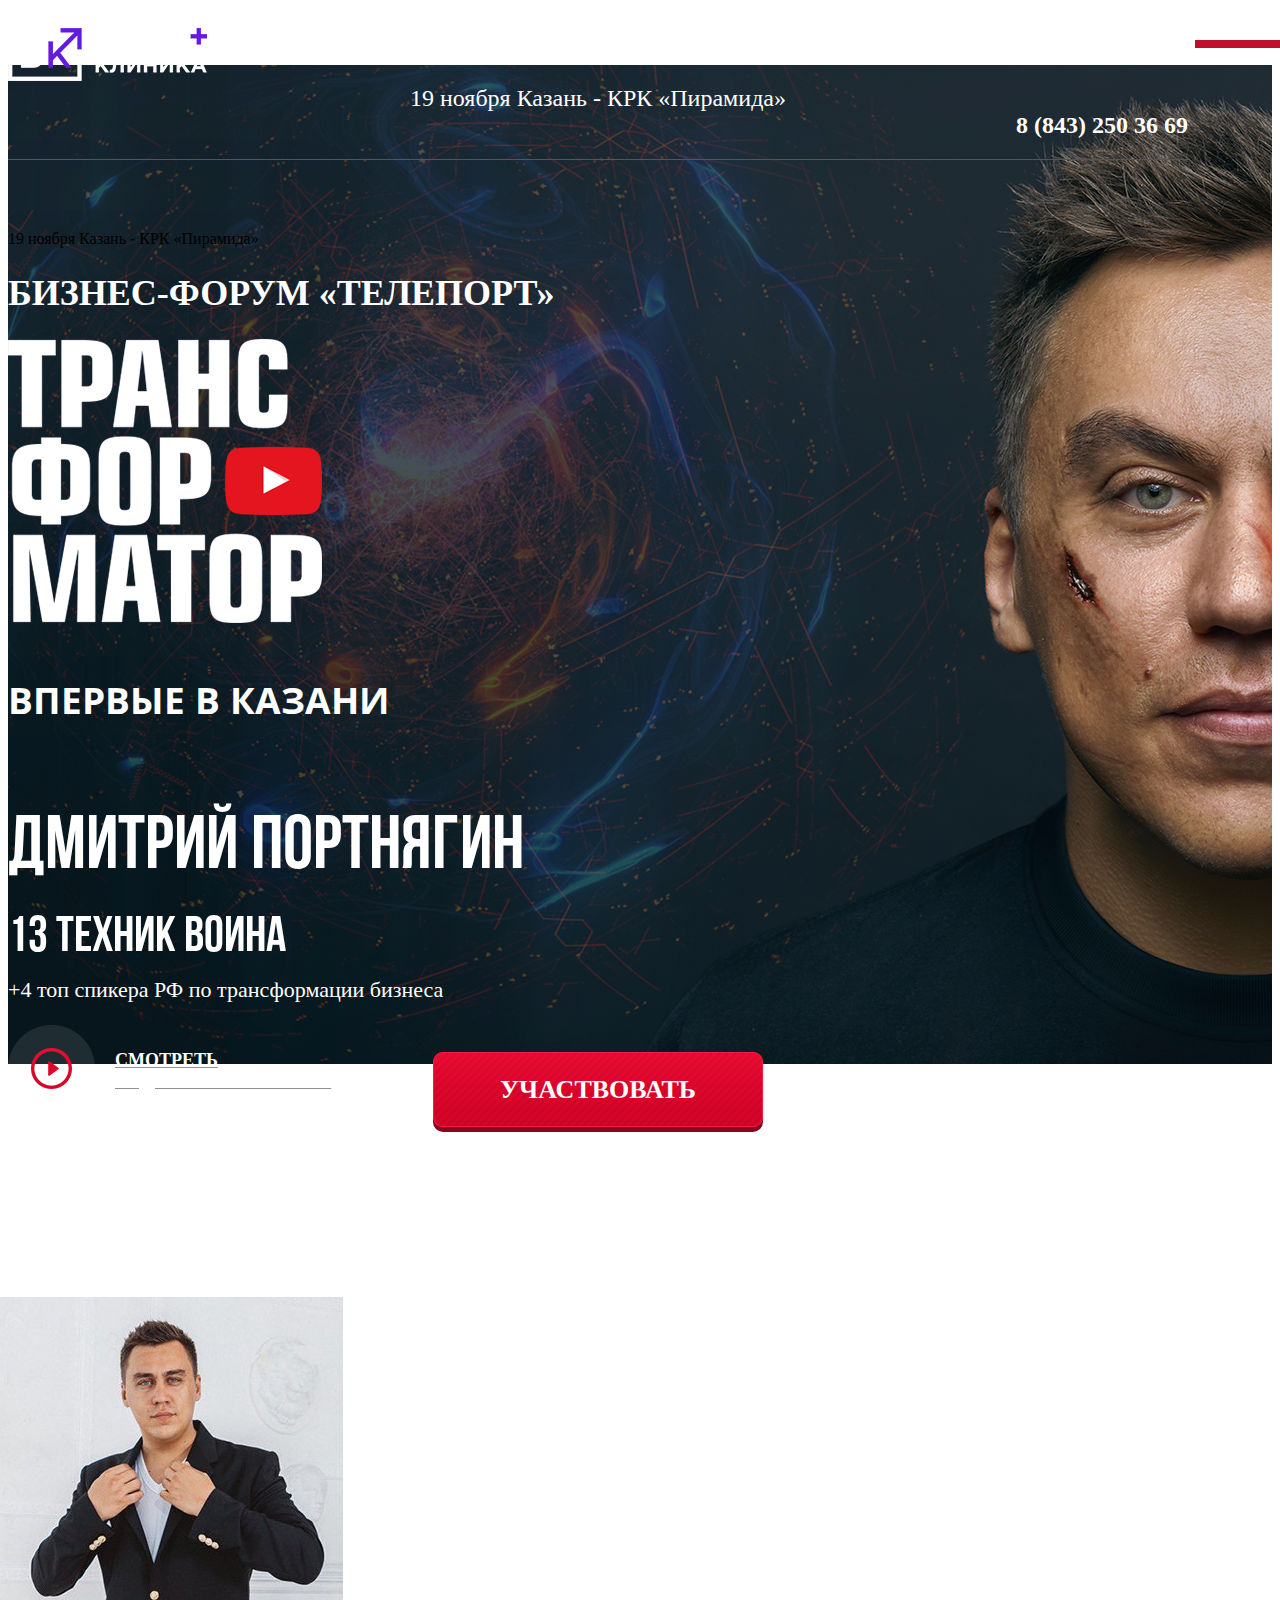
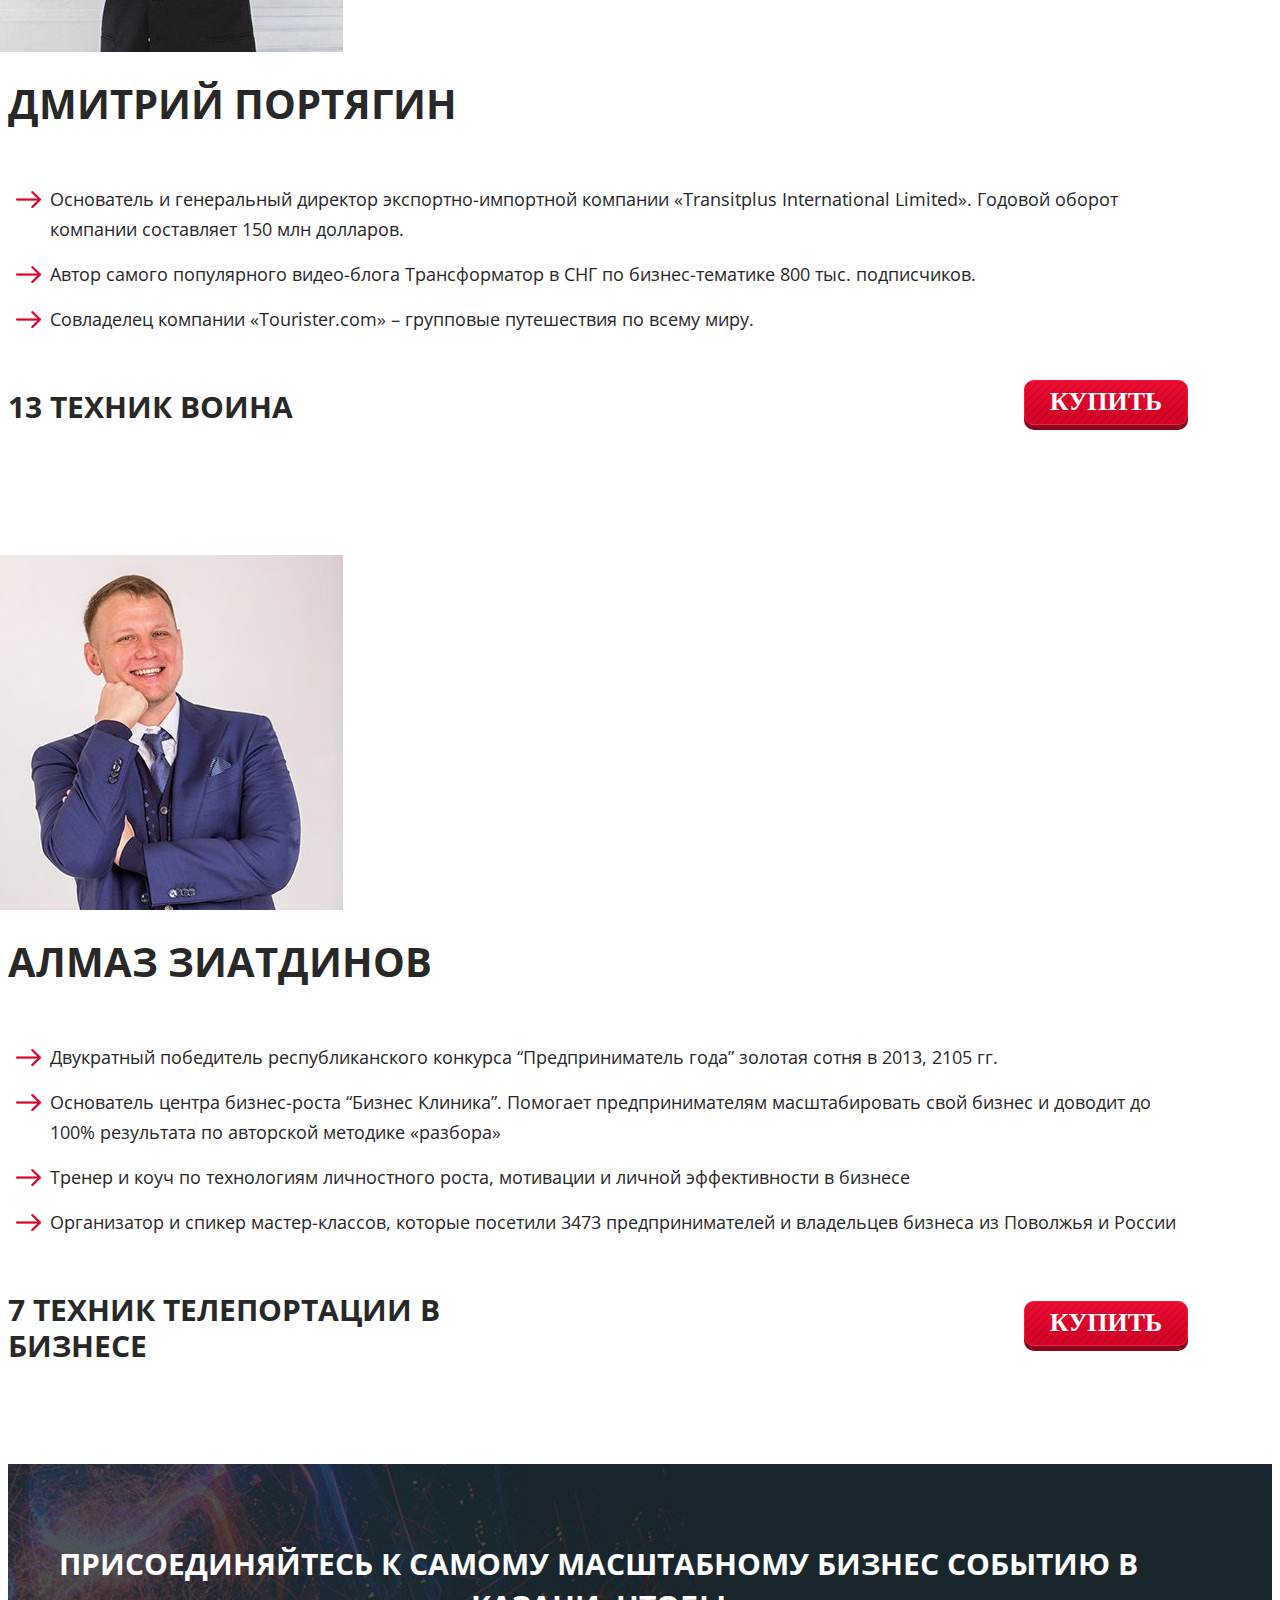
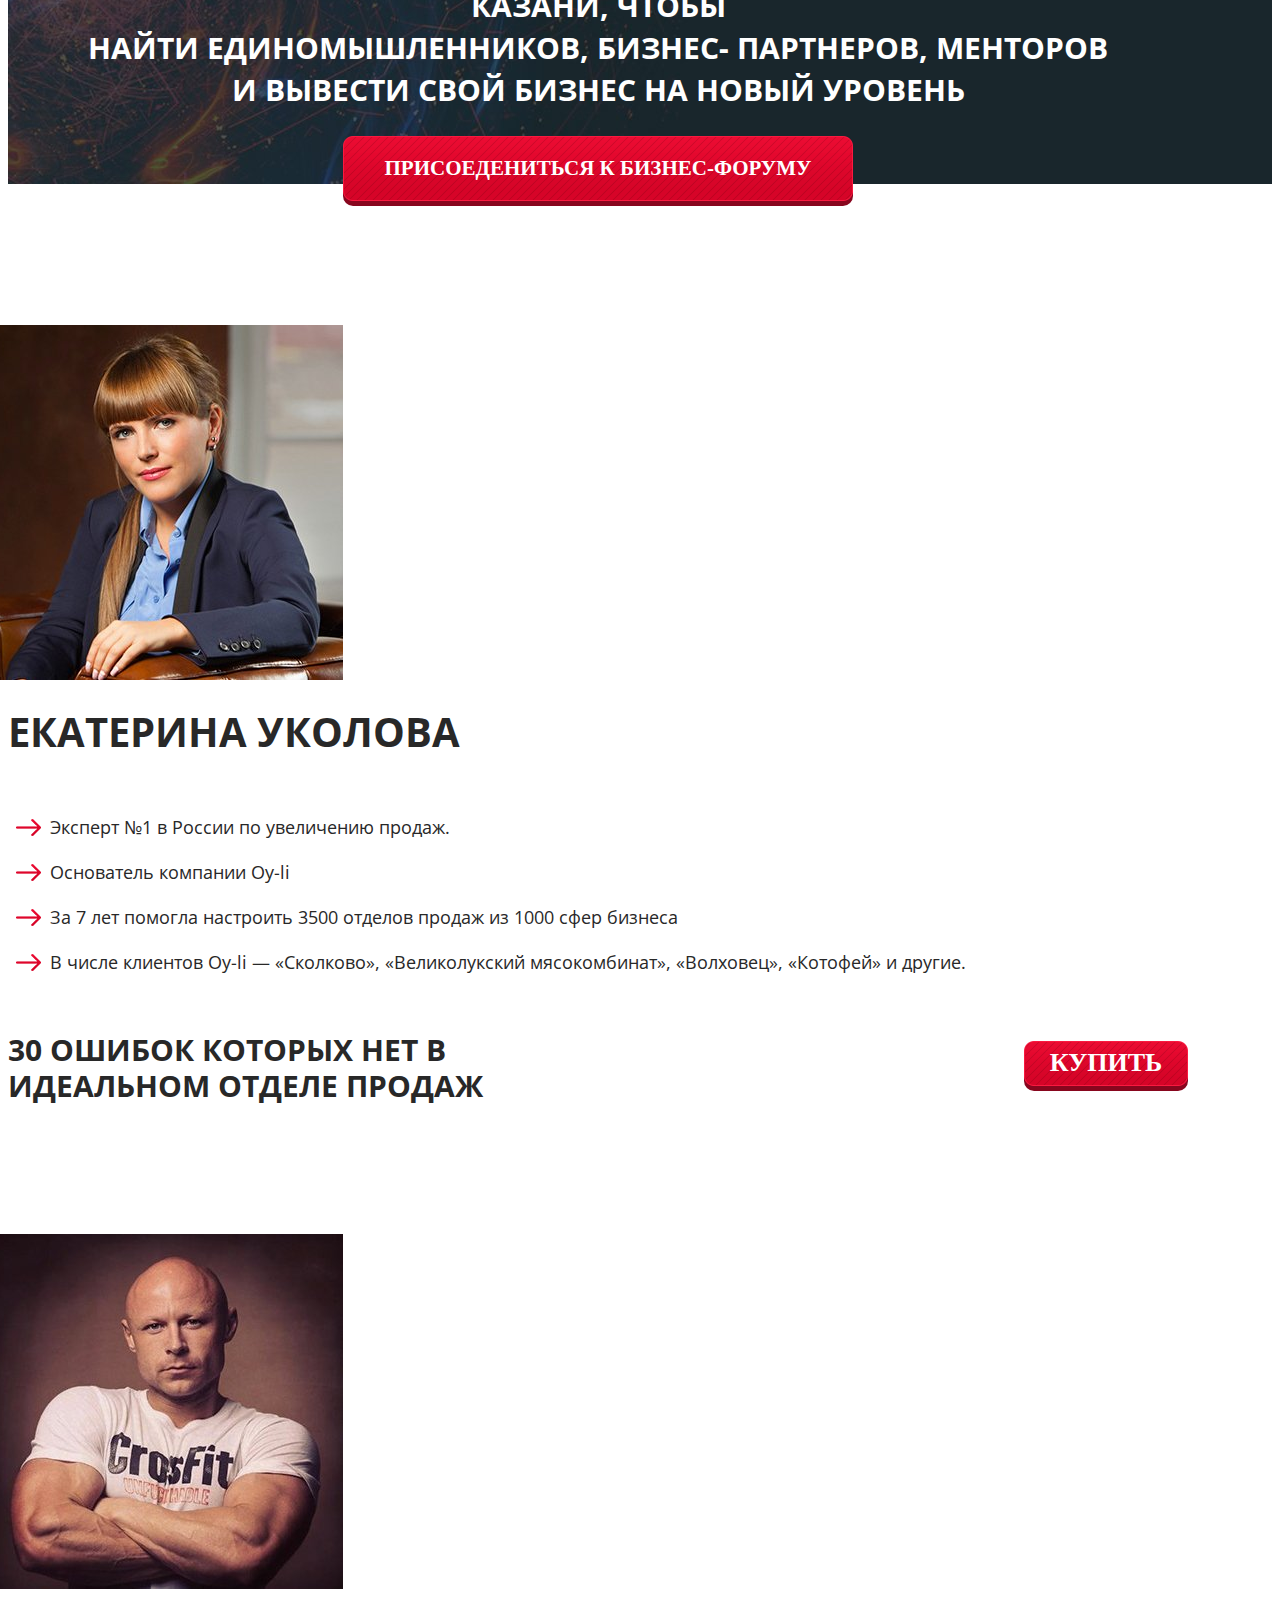
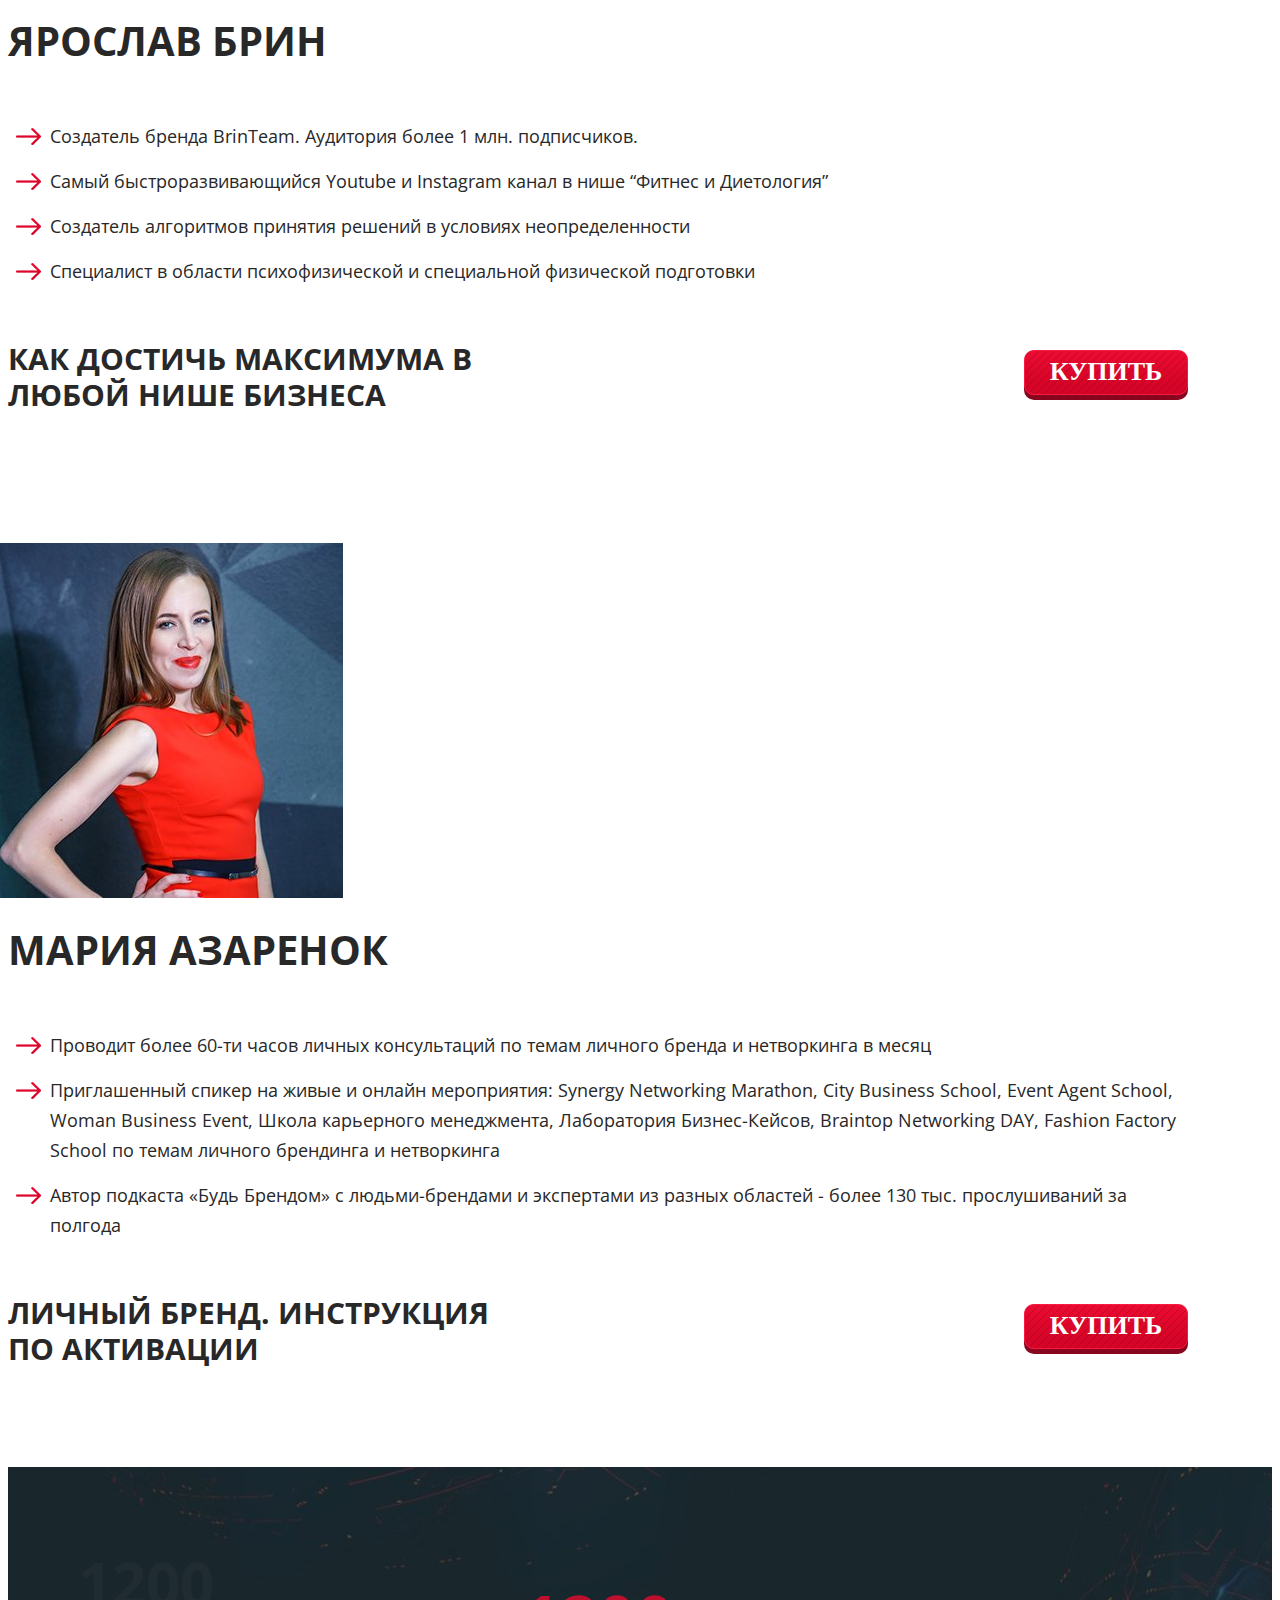
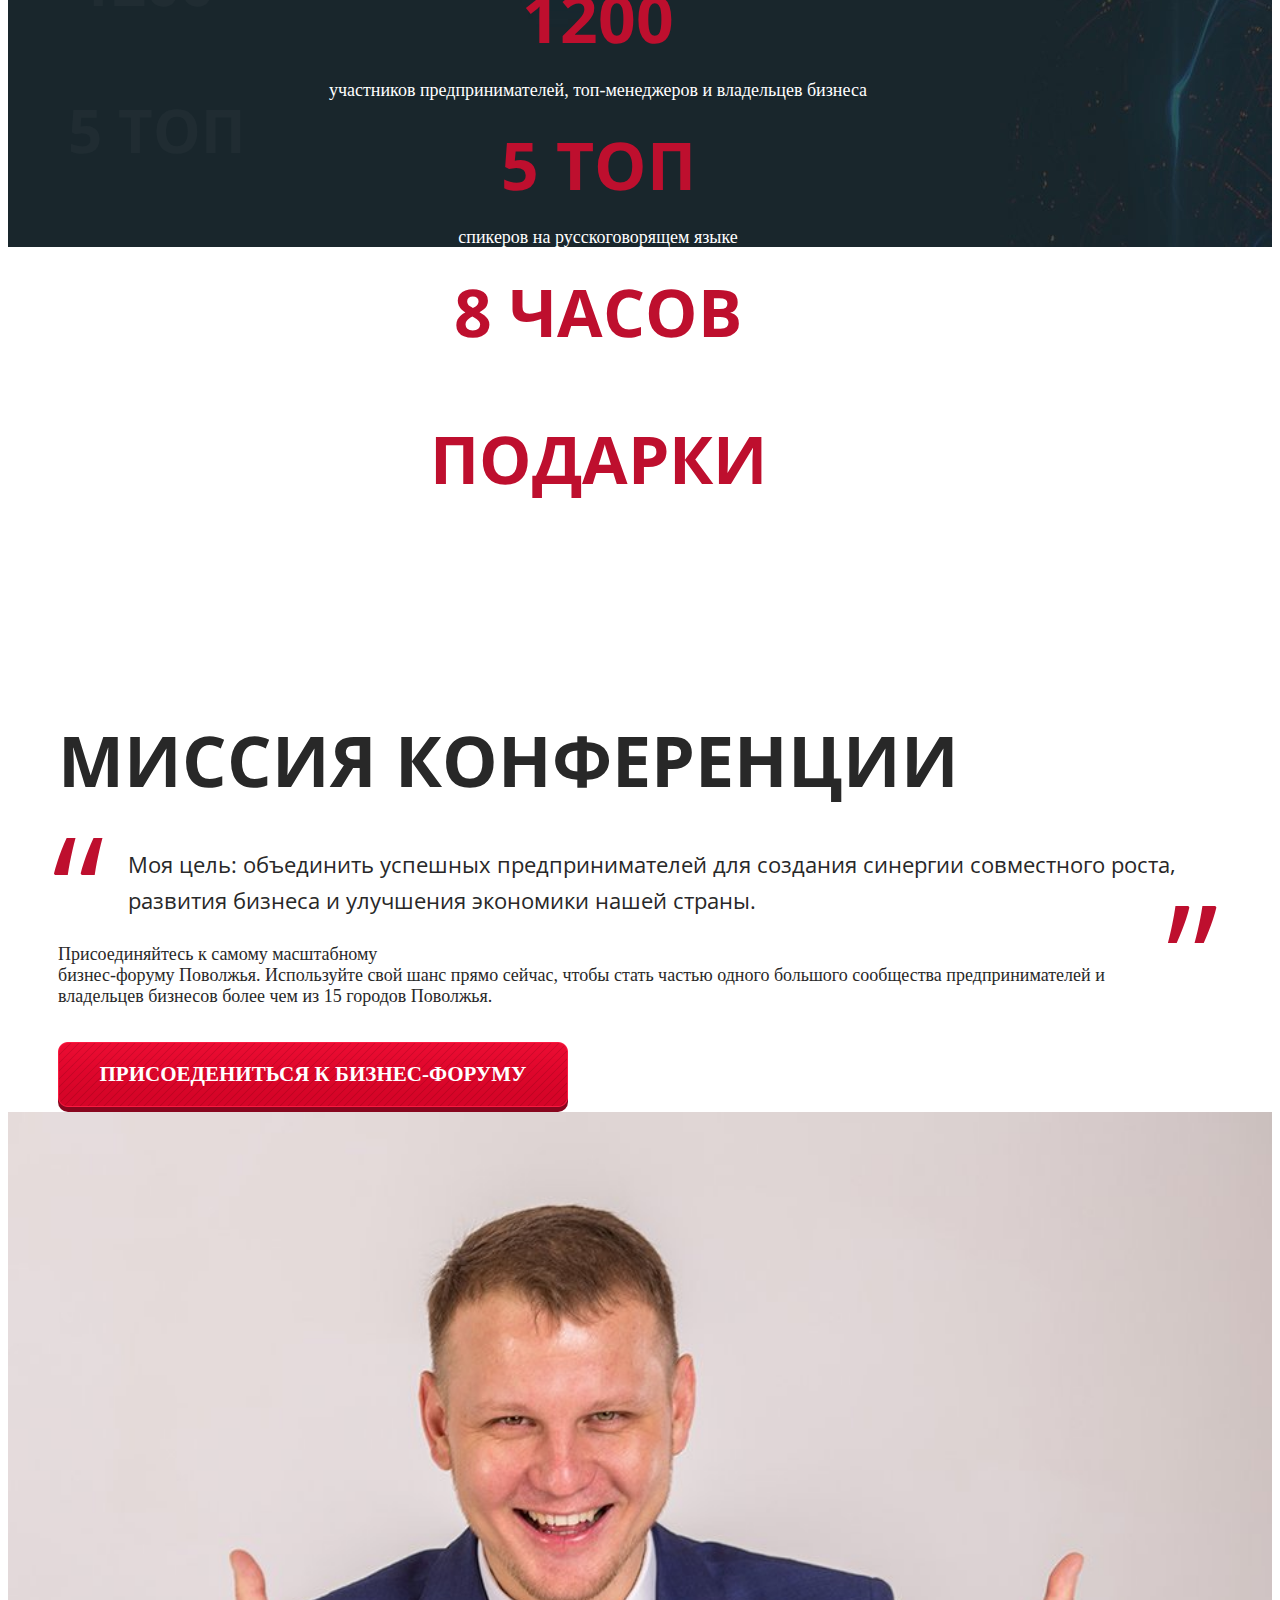
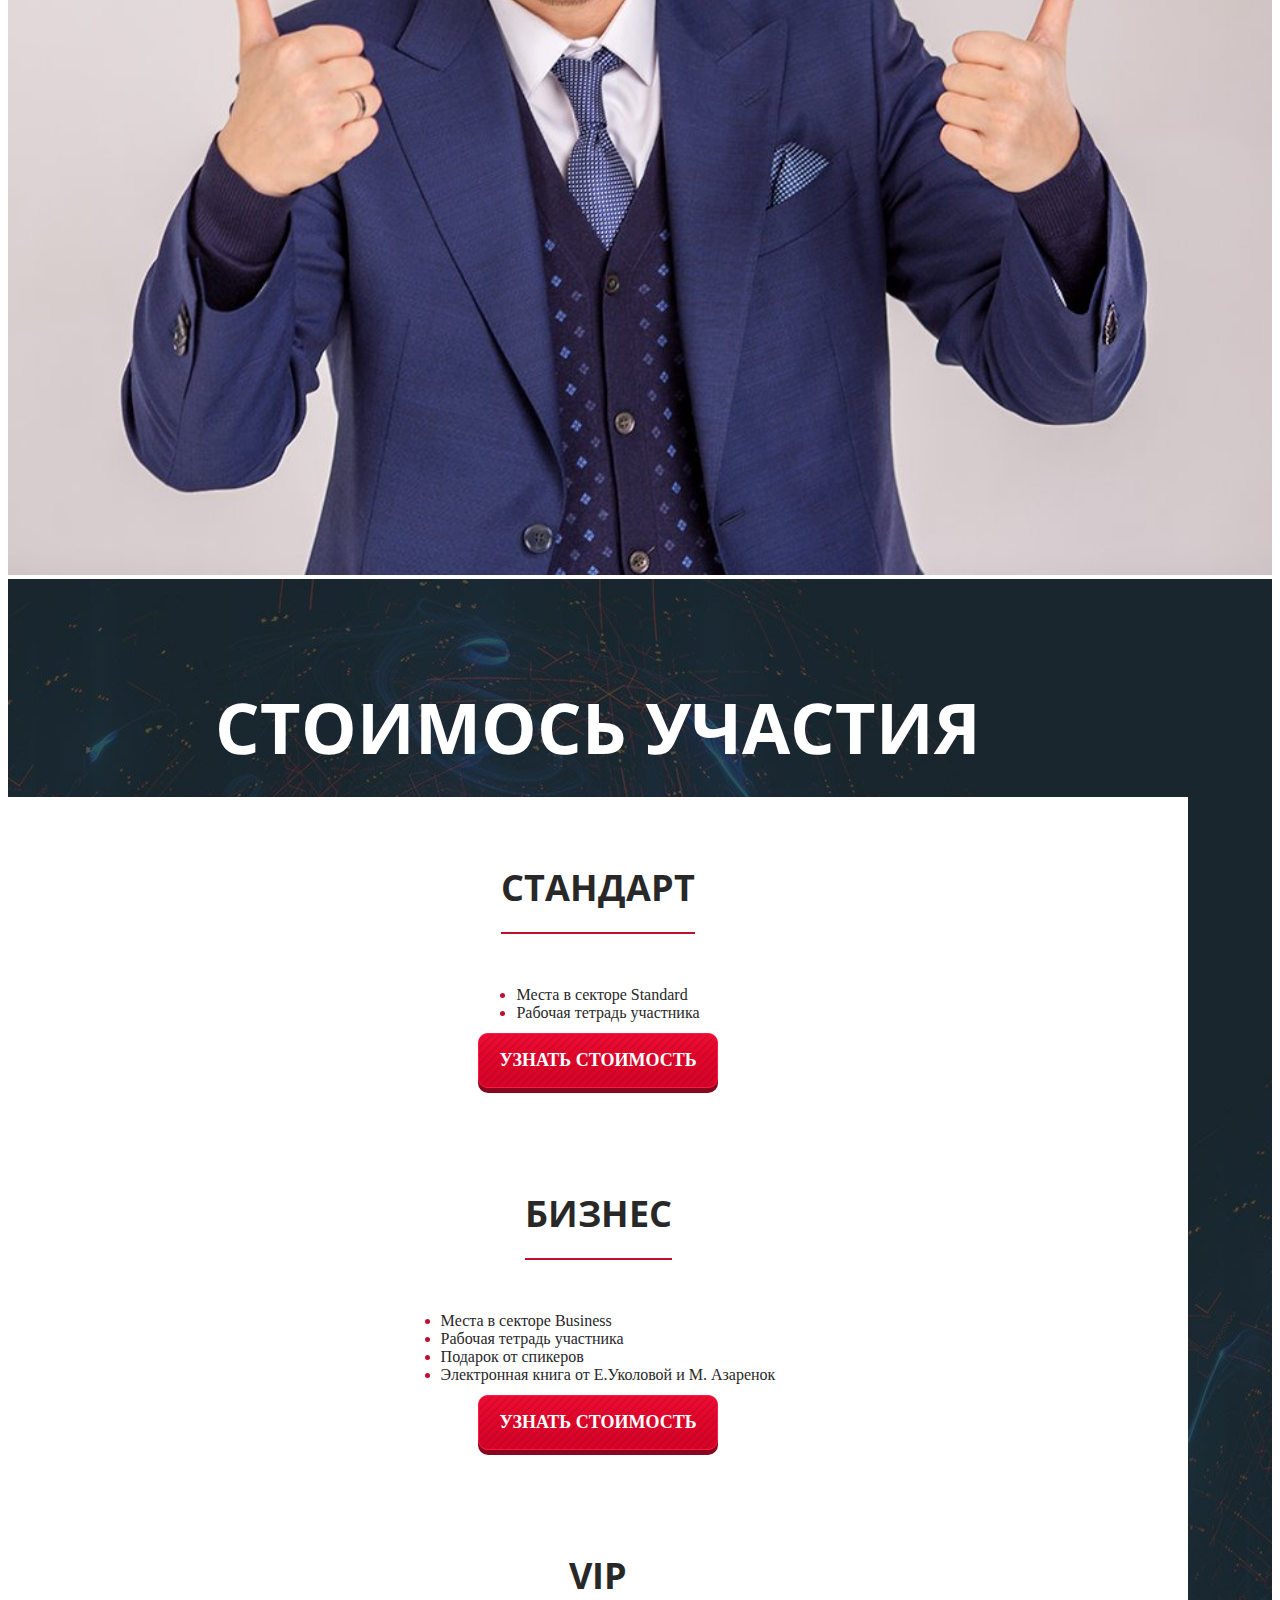
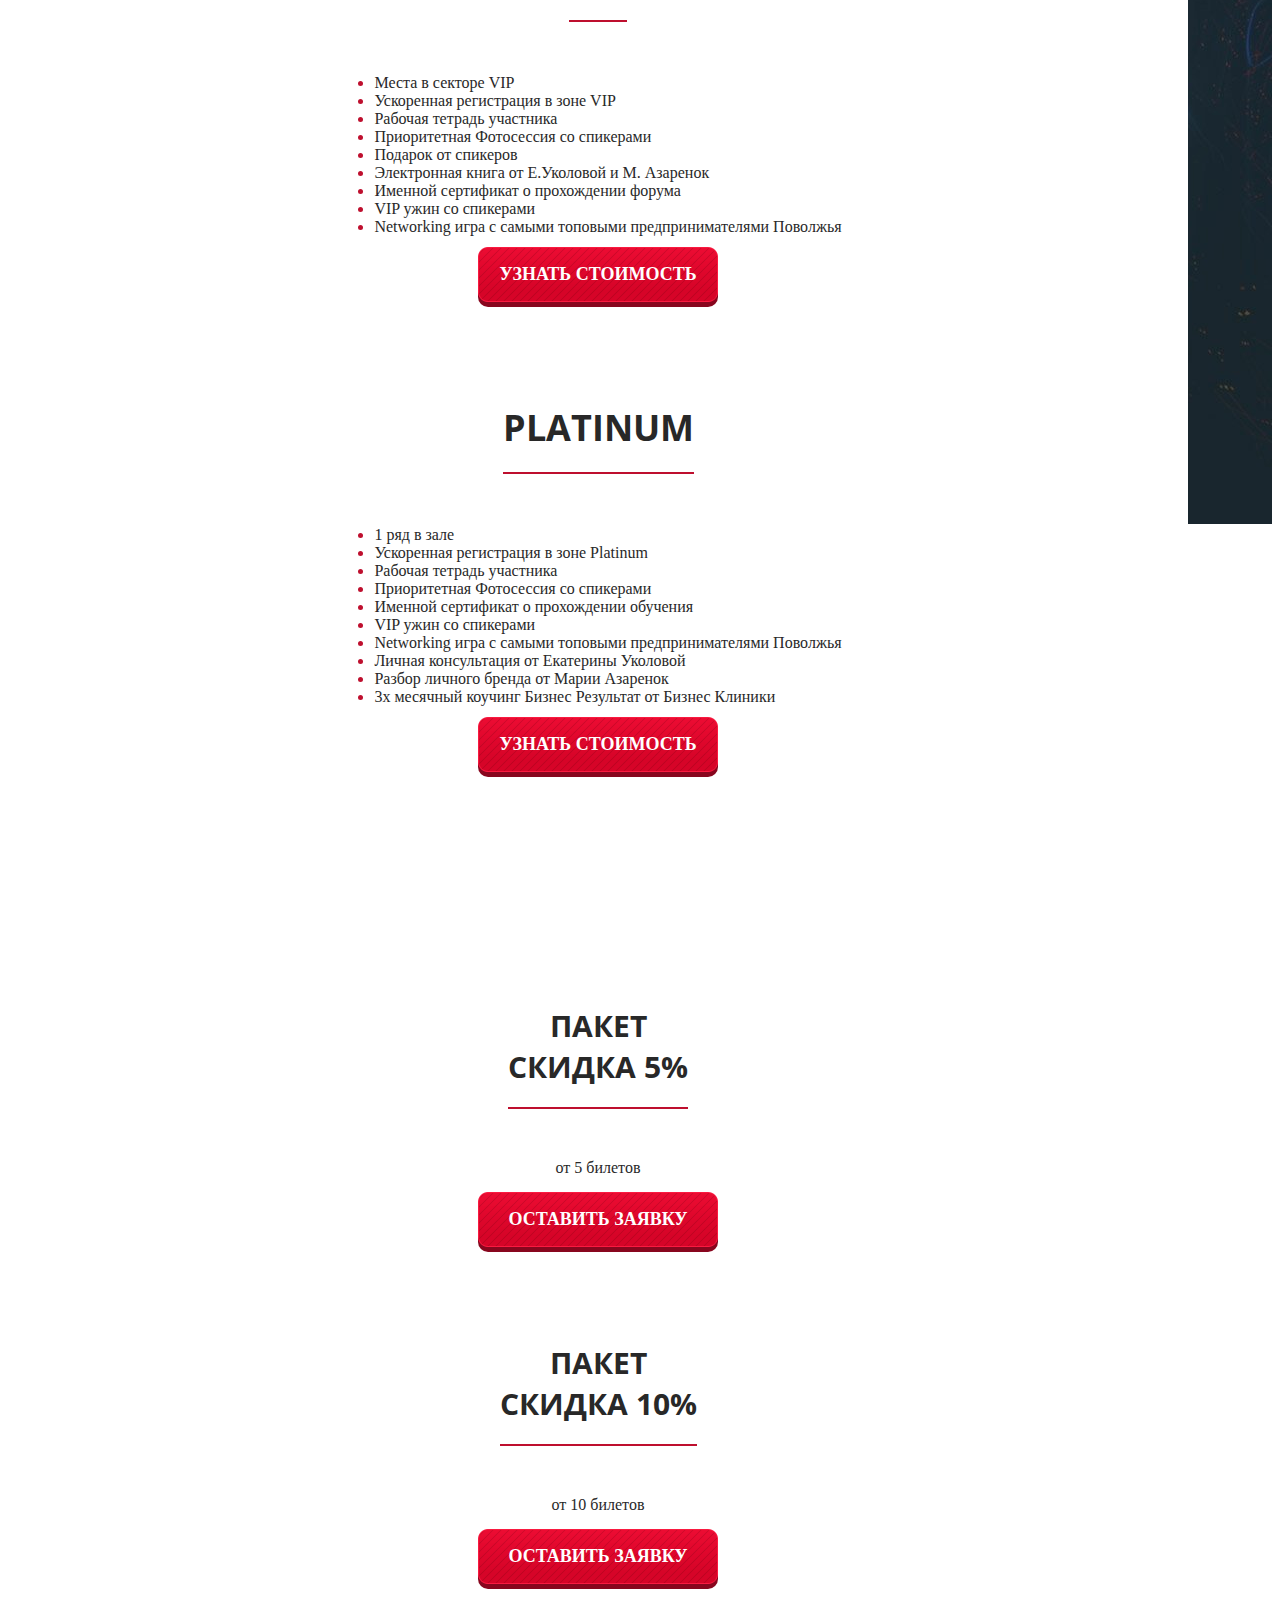
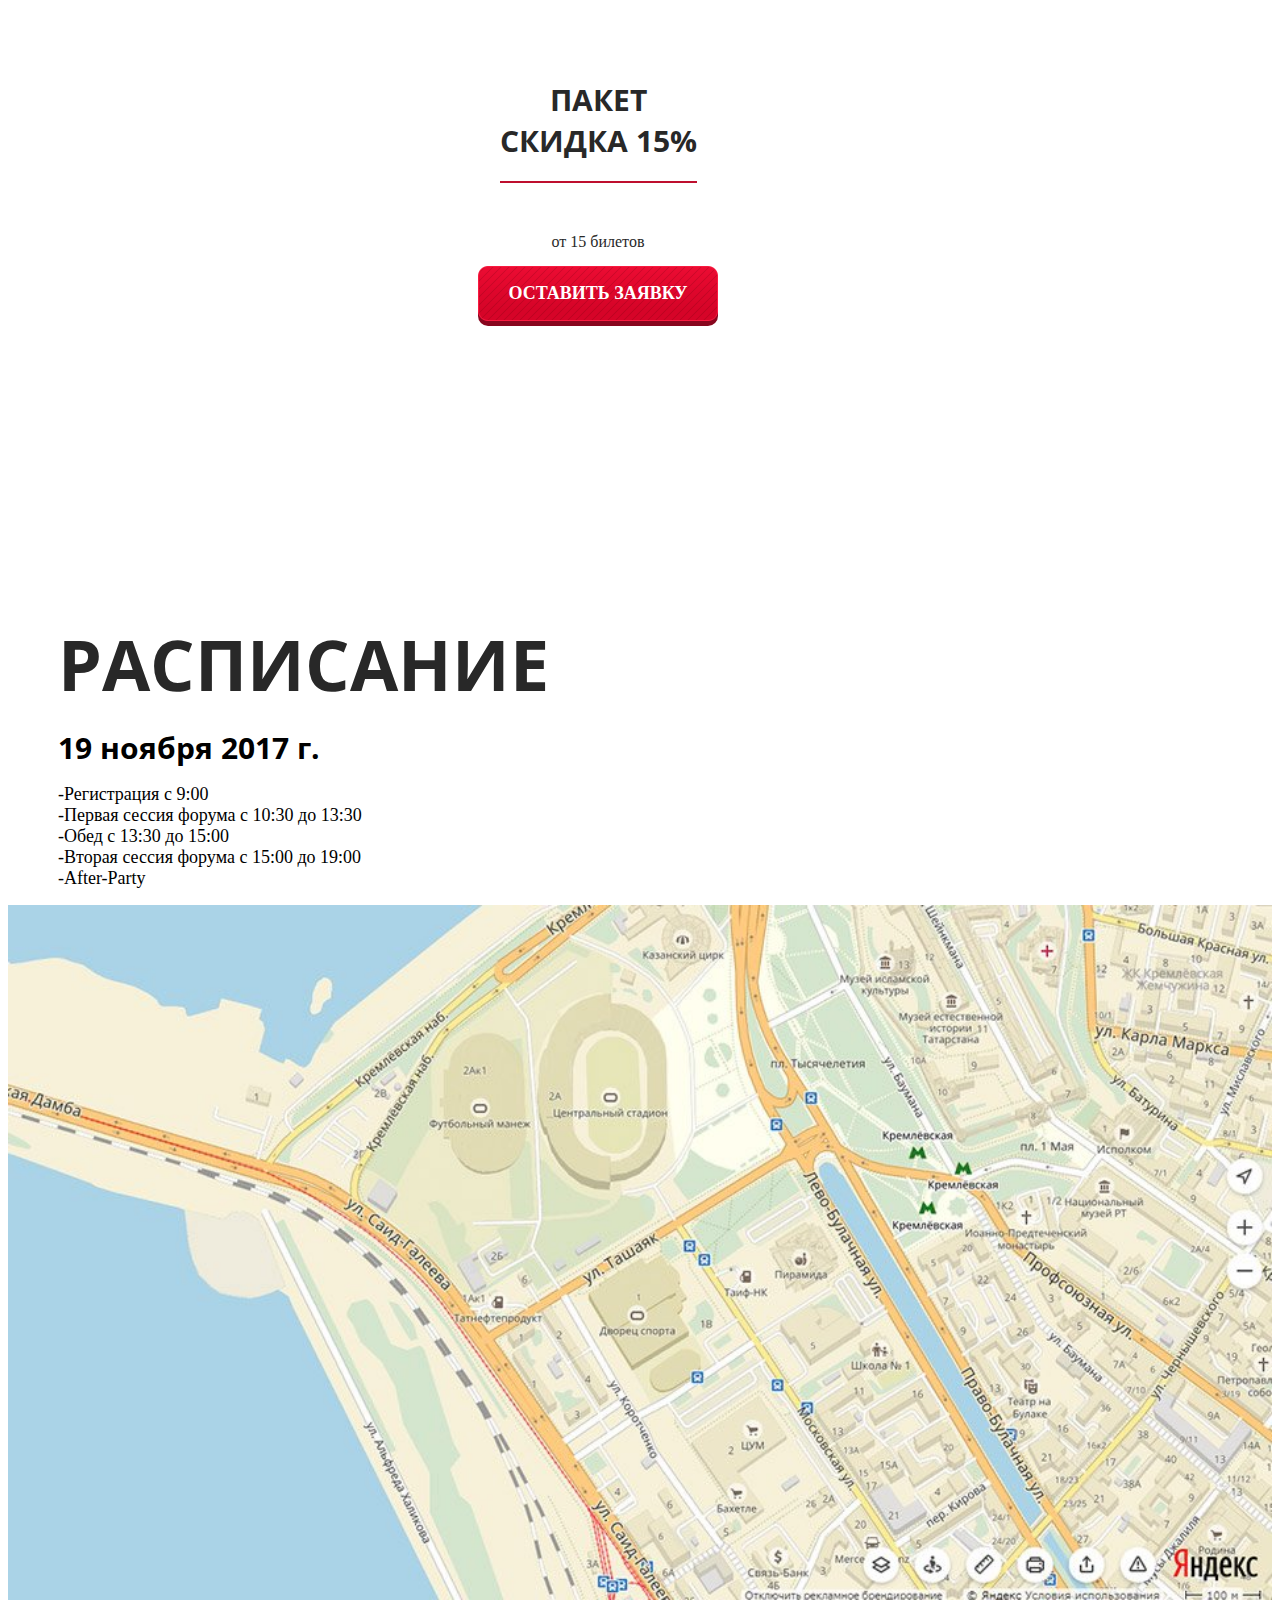
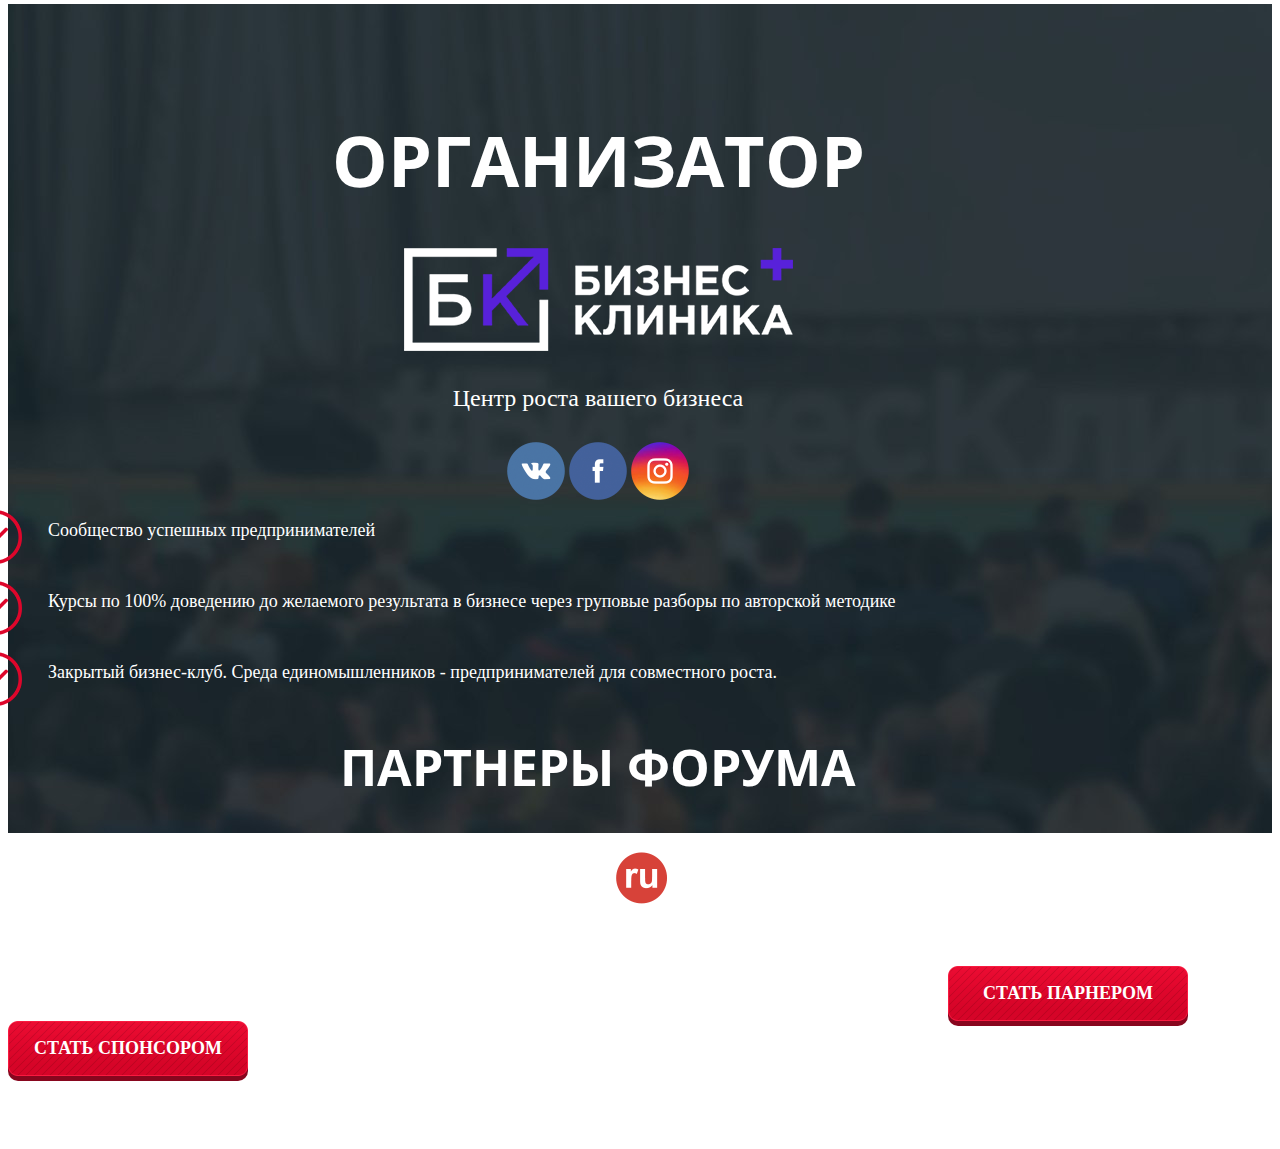
<file: index.html>
<!doctype html>
<html lang="ru">
  <head>
    <title>Бизнес Клиника</title>
    <!-- Required meta tags -->
    <meta charset="utf-8">
    <meta name="viewport" content="width=device-width, initial-scale=1, shrink-to-fit=no">
    <link rel="stylesheet" href="css/style.css">
    <!-- Bootstrap CSS -->
    <link rel="stylesheet" href="https://maxcdn.bootstrapcdn.com/bootstrap/4.0.0-beta.2/css/bootstrap.min.css" integrity="sha384-PsH8R72JQ3SOdhVi3uxftmaW6Vc51MKb0q5P2rRUpPvrszuE4W1povHYgTpBfshb" crossorigin="anonymous">
    <link href="https://fonts.googleapis.com/css?family=Open+Sans:300,300i,400,400i,600,600i,700,700i,800,800i&amp;subset=cyrillic" rel="stylesheet">
    <link href="https://fonts.googleapis.com/css?family=Open+Sans+Condensed:300,700&amp;subset=cyrillic" rel="stylesheet">
  </head>
  <body>
    <header>
      <div class="container header">
        <div class="row">
          <div class="col-lg-3 col-6">
            <div class="logo">
              <img src="img/logo.png" alt="Бизнес Клиника">
            </div>
          </div>
          <div class="col-lg-6 d-none d-lg-block">
            <div class="location">
              19 ноября Казань   -   КРК «Пирамида»
            </div>
          </div>
          <div class="col-lg-3 col-6">
            <div class="number">
              8 (843) 250 36 69
            </div>
          </div>
        </div>
      </div>
    </header>
    <main>
      <div class="container">
        <div class="row">
          <div class="col-xl-6">
            <div class="main-info">
              <div class="loc d-xl-none">19 ноября Казань   -   КРК «Пирамида»</div>
              <h1>Бизнес-форум «Телепорт» </h1>
              <div class="main-logo">
                <img src="img/main-logo.png" alt="Трансформатор">
              </div>
              <p class="time"><span class="d-none d-xl-block">Впервые</span> в казани</p>
              <p class="name">Дмитрий Портнягин</p>
              <p class="tech d-none d-xl-block">13 техник воина </p>
              <p class="bonus">+4 топ спикера РФ по трансформации бизнеса</p>
              <div class="check-video">
                <a href="#" class="check-img">
                  <img src="img/check-video.png" alt=""> 
                </a>
                <a href="#" class="check-text"><span>Смотреть<br>видео-приглашение</span></a>
              </div>             
            </div>
          </div>
        </div>
        <div class="participate"><div class="part"><a href="https://vk.com/feed"><div class="part-overlay">Участвовать</div></a></div></div>
      </div>
    </main>
    <section class="lead">
      <div class="container">
        <div class="row coach">
          <div class="col-lg-4 col-6">
            <div class="leading-img"><img src="img/dmitriy-portyagin.jpg" alt="Дмитрий Портягин"></div>
            <div class="line-img"></div>
          </div>
          <div class="col-lg-8 col-12 retreat">
            <div class="leading-text">
              <h2>Дмитрий Портягин</h2>
              <ul>
                <li>Основатель и генеральный директор экспортно-импортной компании «Transitplus International Limited». Годовой оборот компании составляет 150 млн долларов.</li>
                <li>Автор самого популярного видео-блога Трансформатор в СНГ по бизнес-тематике 800 тыс. подписчиков.</li>
                <li>Совладелец компании «Tourister.com» – групповые путешествия по всему миру.</li>
              </ul>
              <div class="leading-buy">
                <p>13 техник воина</p><div class="buy"><a href="#"><div class="buy-overlay">Купить</div></a></div>
              </div>
            </div>
          </div>
        </div>
        <div class="row ">
          <div class="col-lg-4">
            <div class="leading-img"><img src="img/almaz-ziatdinov.jpg" alt="Алмаз Зиатдинов"></div>
            <div class="line-img"></div>
          </div>
          <div class="col-lg-8 retreat">
            <div class="leading-text">
              <h2>Алмаз Зиатдинов</h2>
              <ul>
                <li>Двукратный победитель республиканского конкурса “Предприниматель года” золотая сотня в 2013, 2105 гг.</li>
                <li>Основатель центра бизнес-роста “Бизнес Клиника”. Помогает предпринимателям масштабировать свой бизнес и доводит до 100% результата по авторской методике «разбора»</li>
                <li>Тренер и коуч по технологиям личностного роста, мотивации и личной эффективности в бизнесе </li>
                <li>Организатор и спикер мастер-классов, которые посетили 3473 предпринимателей и владельцев бизнеса из Поволжья и России</li>
              </ul>
              <div class="leading-buy">
                <p>7 техник телепортации в бизнесе</p><div class="buy"><a href="#"><div class="buy-overlay">Купить</div></a></div>
              </div>
            </div>
          </div>
        </div>
      </div>
    </section>
    <section id="join">
      <div class="container">
        <p>Присоединяйтесь к самому масштабному бизнес событию в Казани, чтобы<br> найти единомышленников, бизнес- партнеров, менторов<br> 
и вывести свой бизнес на новый уровень</p>
        <div class="join-forum">
          <div class="join"><a href="#"><div class="join-overlay">Присоедениться к бизнес-форуму</div></a></div>
        </div>
      </div>
    </section>
    <section class="lead">
      <div class="container">
        <div class="row coach">
          <div class="col-lg-4">
            <div class="leading-img"><img src="img/ekaterina-ukolova.jpg" alt="Екатерина Уколова"></div>
            <div class="line-img"></div>
          </div>
          <div class="col-lg-8 retreat">
            <div class="leading-text">
              <h2>Екатерина Уколова</h2>
              <ul>
                <li>Эксперт №1 в России по увеличению продаж.</li>
                <li>Основатель компании Oy-li</li>
                <li>За 7 лет помогла  настроить 3500 отделов продаж из 1000 сфер бизнеса</li>
                <li>В числе клиентов Oy-li — «Сколково», «Великолукский мясокомбинат», «Волховец», «Котофей» и другие.</li>
              </ul>
              <div class="leading-buy">
                <p>30 ошибок которых нет в идеальном
отделе продаж</p><div class="buy"><a href="#"><div class="buy-overlay">Купить</div></a></div>
              </div>
            </div>
          </div>
        </div>
        <div class="row coach">
          <div class="col-lg-4">
            <div class="leading-img"><img src="img/Jaroslav-brin.jpg" alt="Ярослав Брин"></div>
            <div class="line-img"></div>
          </div>
          <div class="col-lg-8 retreat">
            <div class="leading-text">
              <h2>Ярослав Брин</h2>
              <ul>
                <li>Создатель бренда BrinTeam. Аудитория более 1 млн. подписчиков. </li>
                <li>Самый быстроразвивающийся Youtube и Instagram канал в нише “Фитнес и Диетология”</li>
                <li>Создатель алгоритмов принятия решений в условиях неопределенности</li>
                <li>Специалист в области психофизической и специальной физической подготовки</li>
              </ul>
              <div class="leading-buy">
                <p>Как достичь максимума в любой
нише бизнеса</p><div class="buy"><a href="#"><div class="buy-overlay">Купить</div></a></div>
              </div>
            </div>
          </div>
        </div>
        <div class="row ">
          <div class="col-lg-4">
            <div class="leading-img"><img src="img/maria-azarenok.jpg" alt="Мария Азаренок"></div>
            <div class="line-img"></div>
          </div>
          <div class="col-lg-8 retreat">
            <div class="leading-text">
              <h2>Мария Азаренок</h2>
              <ul>
                <li>Проводит более 60-ти часов личных консультаций по темам личного бренда и нетворкинга в месяц</li>
                <li>Приглашенный спикер на живые и онлайн мероприятия:  Synergy Networking Marathon, City Business School, Event Agent School, Woman Business Event, Школа карьерного менеджмента, Лаборатория Бизнес-Кейсов, Braintop Networking DAY, Fashion Factory School по темам личного брендинга и нетворкинга</li>
                <li>Автор подкаста «Будь Брендом» с людьми-брендами и экспертами из разных областей - более 130 тыс. прослушиваний за полгода</li>
              </ul>
              <div class="leading-buy">
                <p>Личный бренд. Инструкция по
активации</p><div class="buy"><a href="#"><div class="buy-overlay">Купить</div></a></div>
              </div>
            </div>
          </div>
        </div>
      </div>
    </section>
    <section class="information">
      <div class="container">
        <div class="row">
          <div class="col-lg-3">
            <div class="info">
              <span class="hide">1200</span>
              <span>1200</span>
            <p>участников
предпринимателей, топ-менеджеров и
владельцев бизнеса</p>
            </div>
          </div>
          <div class="col-lg-3">
            <div class="info">
            <span class="hide-five">5 топ</span>
              <span>5 топ</span>
            <p>спикеров на русскоговорящем языке</p>
            </div>
          </div>
          <div class="col-lg-3">
            <div class="info">
            <span class="hide-number">8 часов</span>
              <span>8 часов</span>
            <p>практики и супер
полезного контента
для развития вашего 
бизнеса</p>
            </div>
          </div>
          <div class="col-lg-3">
            <div class="info">
            <span class="hide-surprize">Подарки</span>
              <span>Подарки</span>
            <p>подарки от спикеров
до и во время живого мероприятия</p>
            </div>
          </div>
        </div>
      </div>
    </section>
    <section class="mission">
      <div class="container-fluid">
        <div class="row">
          <div class="col-lg-6">
            <div class="task">
              <h2>Миссия Конференции</h2>
              <p class="task-quote"><span class="quote-left">“</span>Моя цель: объединить успешных предпринимателей для создания синергии совместного роста, развития бизнеса и улучшения экономики нашей страны. <span class="quote-right">”</span></p>
              <p class="task-text">Присоединяйтесь к самому масштабному<br> бизнес-форуму Поволжья. Используйте свой шанс прямо сейчас, чтобы стать частью одного большого сообщества предпринимателей и владельцев бизнесов более чем из 15 городов Поволжья.</p>
              <div class="leading-buy">
                <div class="attach"><a href="#"><div class="attach-overlay">Присоедениться к бизнес-форуму</div></a></div>
              </div>
            </div>
          </div>
          <div class="col-lg-6 padding-map">
            <div class="task-img"><img src="img/task-img.jpg" alt=""></div>
          </div>
            
        </div>
      </div>
    </section>
    <section class="price">
      <div class="container">
        <h2>Стоимось участия</h2>
        <div class="row price-list">
          <div class="col-lg-3">
            <div class="price-item">
              <h3>Стандарт</h3>
              <ul>
                <li><span>Места в секторе Standard</span></li>
                <li><span>Рабочая тетрадь участника</span></li>
              </ul>
              <div class="leading-buy">
                <div class="know"><a href="#"><div class="know-overlay">Узнать стоимость</div></a></div>
              </div>
            </div>
          </div>
          <div class="col-lg-3">
            <div class="price-item">
              <h3>Бизнес</h3>
              <ul>
                <li><span>Места в секторе Business</span></li>
                <li><span>Рабочая тетрадь участника</span></li>
                <li><span>Подарок от спикеров</span> </li>
                <li><span>Электронная книга от Е.Уколовой и М. Азаренок</span></li>
              </ul>
              <div class="leading-buy">
                <div class="know"><a href="#"><div class="know-overlay">Узнать стоимость</div></a></div>
              </div>
            </div>
          </div>
          <div class="col-lg-3">
            <div class="price-item">
              <h3>Vip</h3>
              <ul>
                <li><span>Места в секторе VIP</span></li>
                <li><span>Ускоренная регистрация в зоне VIP</span></li>
                <li><span>Рабочая тетрадь участника</span></li>
                <li><span>Приоритетная Фотосессия со спикерами</span></li>
                <li><span>Подарок от спикеров</span></li>
                <li><span>Электронная книга от Е.Уколовой и М. Азаренок</span></li>
                <li><span>Именной сертификат о прохождении форума</span></li>
                <li><span>VIP ужин со спикерами</span></li>
                <li><span>Networking игра с самыми топовыми предпринимателями Поволжья</span></li>
              </ul>
              <div class="leading-buy">
                <div class="know"><a href="#"><div class="know-overlay">Узнать стоимость</div></a></div>
              </div>
            </div>
          </div>
          <div class="col-lg-3">
            <div class="price-item">
              <h3>Platinum</h3>
              <ul>
                <li><span>1 ряд в зале</span></li>
                <li><span>Ускоренная регистрация в зоне Platinum </span></li>
                <li><span>Рабочая тетрадь участника</span></li>
                <li><span>Приоритетная Фотосессия со спикерами</span></li>
                <li><span>Именной сертификат о прохождении обучения</span></li>
                <li><span>VIP ужин со спикерами </span></li>
                <li><span>Networking игра с самыми топовыми предпринимателями Поволжья</span></li>
                <li><span>Личная консультация от Екатерины Уколовой</span></li>
                <li><span>Разбор личного бренда от Марии Азаренок</span></li>
                <li><span>3х месячный коучинг Бизнес Результат от Бизнес Клиники</span></li>
              </ul>
              <div class="leading-buy">
                <div class="know"><a href="#"><div class="know-overlay">Узнать стоимость</div></a></div>
              </div>
            </div>
          </div>
        </div>
        <h2>Коллективные скидки</h2>
        <div class="row">
          <div class="col-lg-4">
            <div class="discount-item">
              <h3>Пакет<br> скидка 5%</h3>
              <p>от 5 билетов</p>
              <div class="leading-buy">
                <div class="know"><a href="#"><div class="know-overlay">Оставить заявку</div></a></div>
              </div>
            </div>
          </div>
          <div class="col-lg-4">
            <div class="discount-item">
              <h3>Пакет<br> скидка 10%</h3>
              <p>от 10 билетов</p>
              <div class="leading-buy">
                <div class="know"><a href="#"><div class="know-overlay">Оставить заявку</div></a></div>
              </div>
            </div>
          </div>
          <div class="col-lg-4">
            <div class="discount-item">
              <h3>Пакет<br> скидка 15%</h3>
              <p>от 15 билетов</p>
              <div class="leading-buy">
                <div class="know"><a href="#"><div class="know-overlay">Оставить заявку</div></a></div>
              </div>
            </div>
          </div>
        </div>
      </div>
    </section>
    <section class="timing">
      <div class="container-fluid">
        <div class="row">
          <div class="col-xl-6 d-flex justify-content-center">
            <div class="timing-text">
              <h3>Расписание</h3>
              <strong>19 ноября 2017 г.</strong>
              <ul>
                <li>Регистрация с 9:00</li>
                <li>Первая сессия форума с 10:30 до 13:30</li>
                <li>Обед с 13:30 до 15:00</li>
                <li>Вторая сессия форума с 15:00 до 19:00</li>
                <li>After-Party </li>
              </ul>
            </div>
          </div>
          <div class="col-xl-6 padding-map">
            <div class="map-img"><img src="img/map.jpg" alt=""></div>
          </div>
        </div>
      </div>
    </section>
    <footer>
      <div class="container">
        <h2>Организатор</h2>
        <div class="row">
          <div class="col-lg-6">
            <div class="left-footer">
              <div class="logo-footer"><img src="img/footer-logo.png" alt=""></div>
              <p>Центр роста вашего бизнеса</p>
              <div class="social">
                <a href="#"><img src="img/vk.png" alt=""></a>
                <a href="#"><img src="img/fb.png" alt=""></a>
                <a href="#"><img src="img/inst.png" alt=""></a>
              </div>
            </div>
          </div>
          <div class="col-lg-6">
            <div class="right-footer">
              <ul>
                <li>Сообщество успешных предпринимателей</li>
                <li>Курсы по 100% доведению до желаемого результата в бизнесе через груповые разборы по авторской методике</li>
                <li>Закрытый бизнес-клуб. Среда единомышленников - предпринимателей для совместного роста. </li>
              </ul>
            </div>
          </div>
        </div>
        <h3>партнеры форума</h3>
        <div class="partner"><img src="img/hh.png" alt=""></div>
        <div class="row">
          <div class="col-lg-6">
            <div class="leading-buy buy-end">
                <div class="know"><a href="#"><div class="know-overlay">Стать парнером</div></a></div>
              </div>
          </div>
          <div class="col-lg-6">
            <div class="leading-buy">
                <div class="know"><a href="#"><div class="know-overlay">Стать спонсором</div></a></div>
              </div>
          </div>
        </div>
      </div>
    </footer>

    <!-- Optional JavaScript -->
    <!-- jQuery first, then Popper.js, then Bootstrap JS -->
    <script src="https://code.jquery.com/jquery-3.2.1.slim.min.js" integrity="sha384-KJ3o2DKtIkvYIK3UENzmM7KCkRr/rE9/Qpg6aAZGJwFDMVNA/GpGFF93hXpG5KkN" crossorigin="anonymous"></script>
    <script src="https://cdnjs.cloudflare.com/ajax/libs/popper.js/1.12.3/umd/popper.min.js" integrity="sha384-vFJXuSJphROIrBnz7yo7oB41mKfc8JzQZiCq4NCceLEaO4IHwicKwpJf9c9IpFgh" crossorigin="anonymous"></script>
    <script src="https://maxcdn.bootstrapcdn.com/bootstrap/4.0.0-beta.2/js/bootstrap.min.js" integrity="sha384-alpBpkh1PFOepccYVYDB4do5UnbKysX5WZXm3XxPqe5iKTfUKjNkCk9SaVuEZflJ" crossorigin="anonymous"></script>
  </body>
</html>
</file>
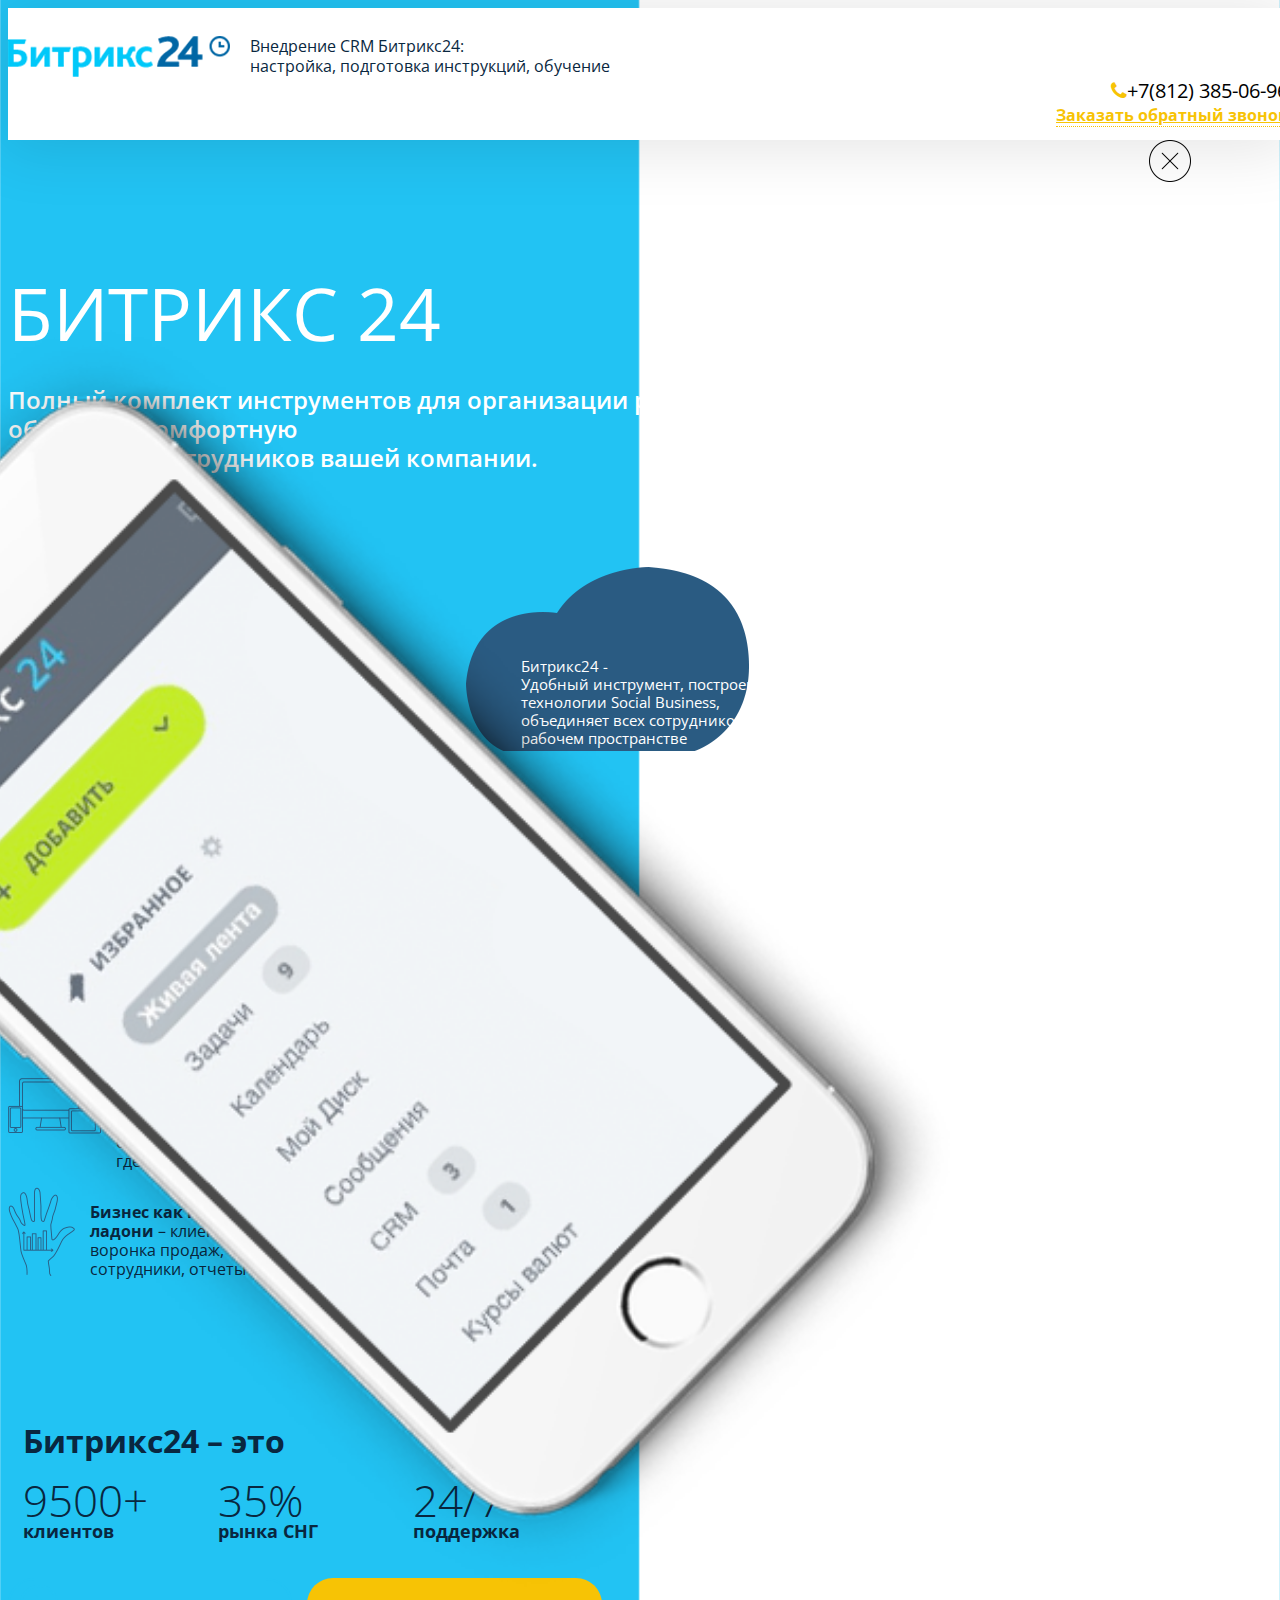
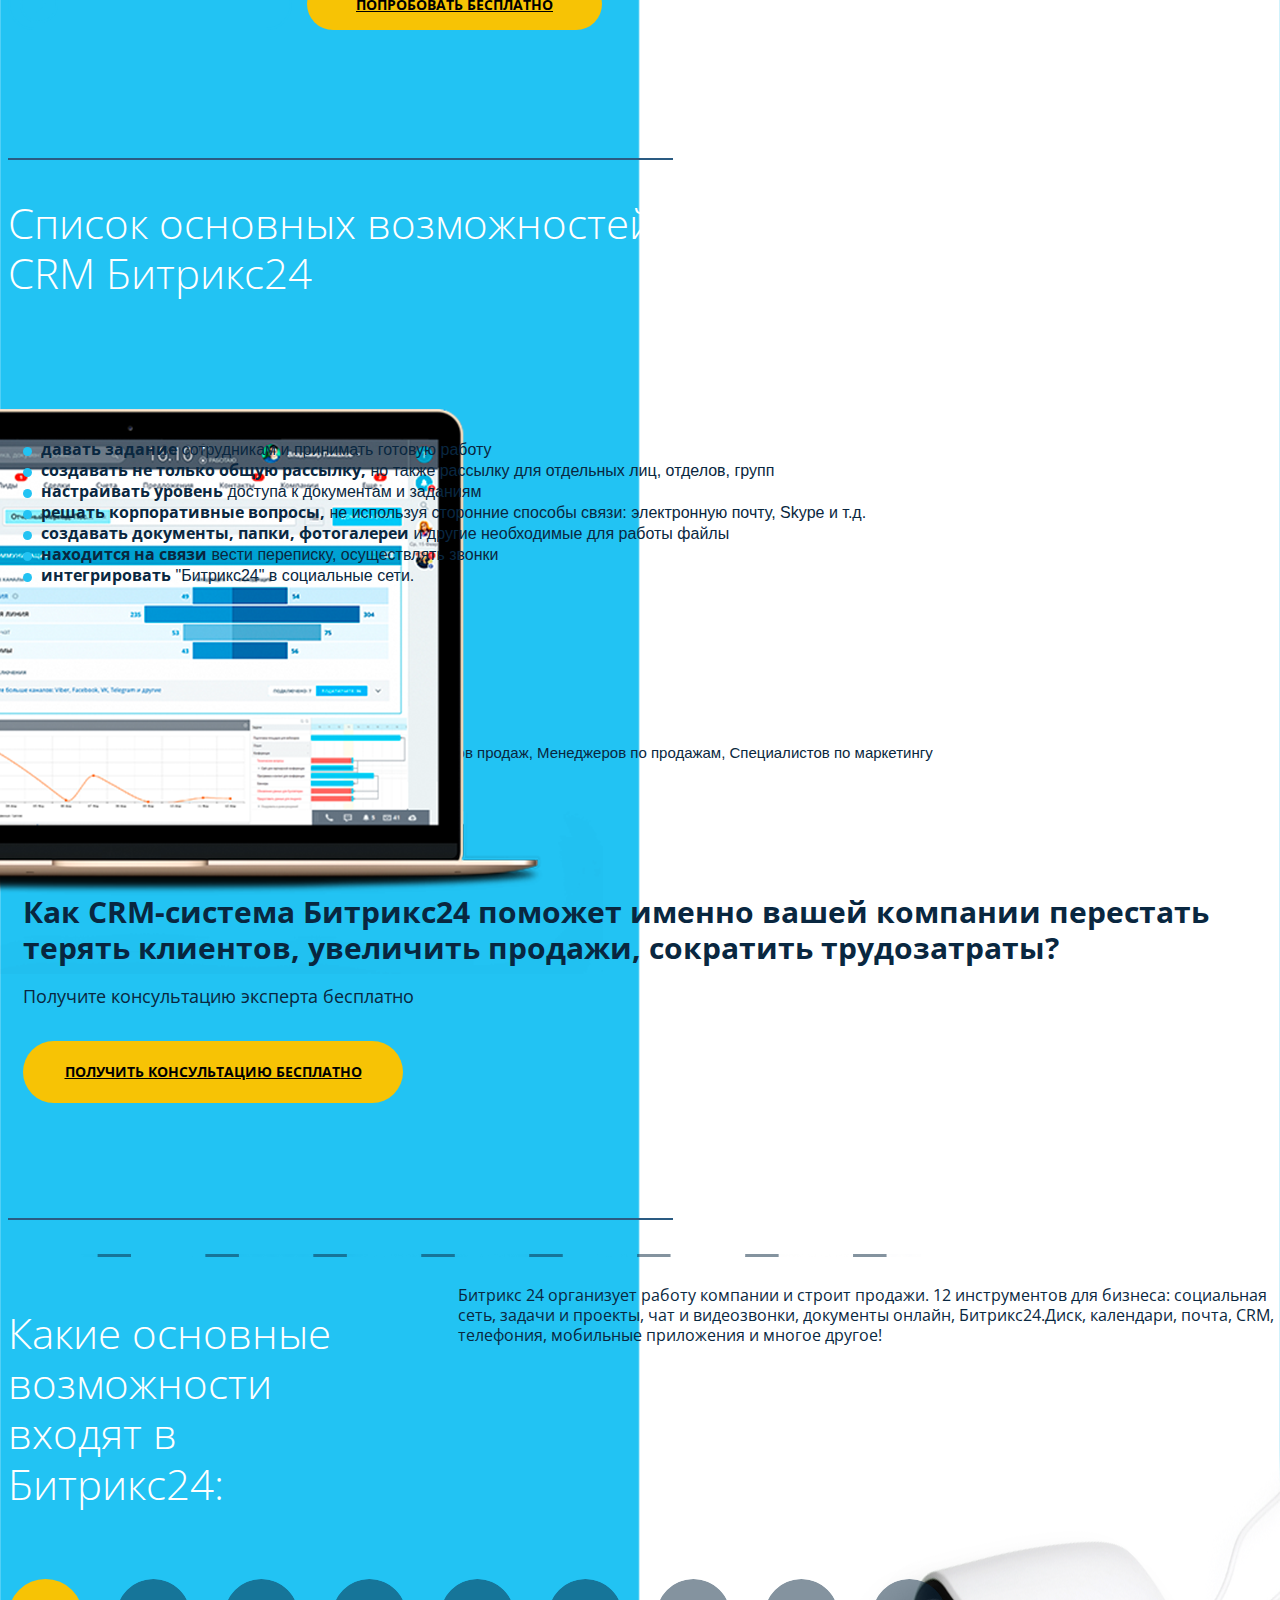
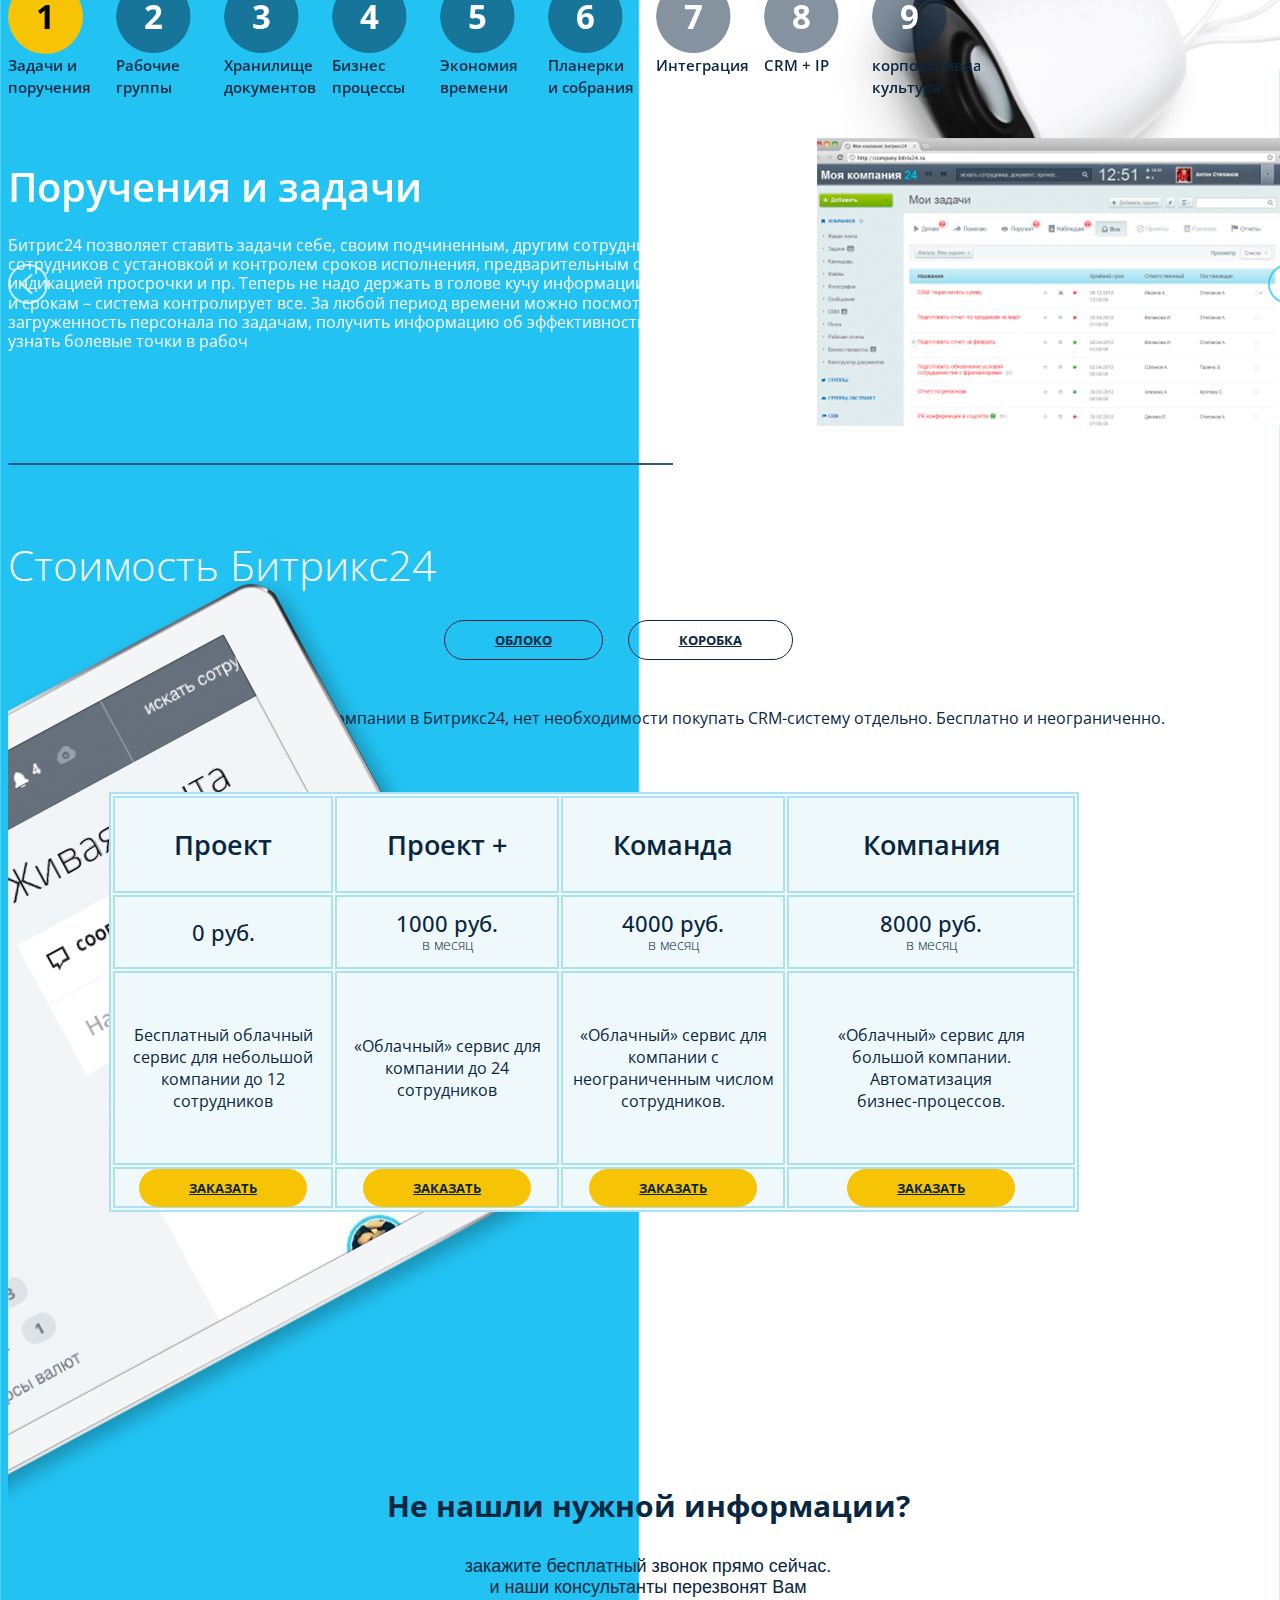
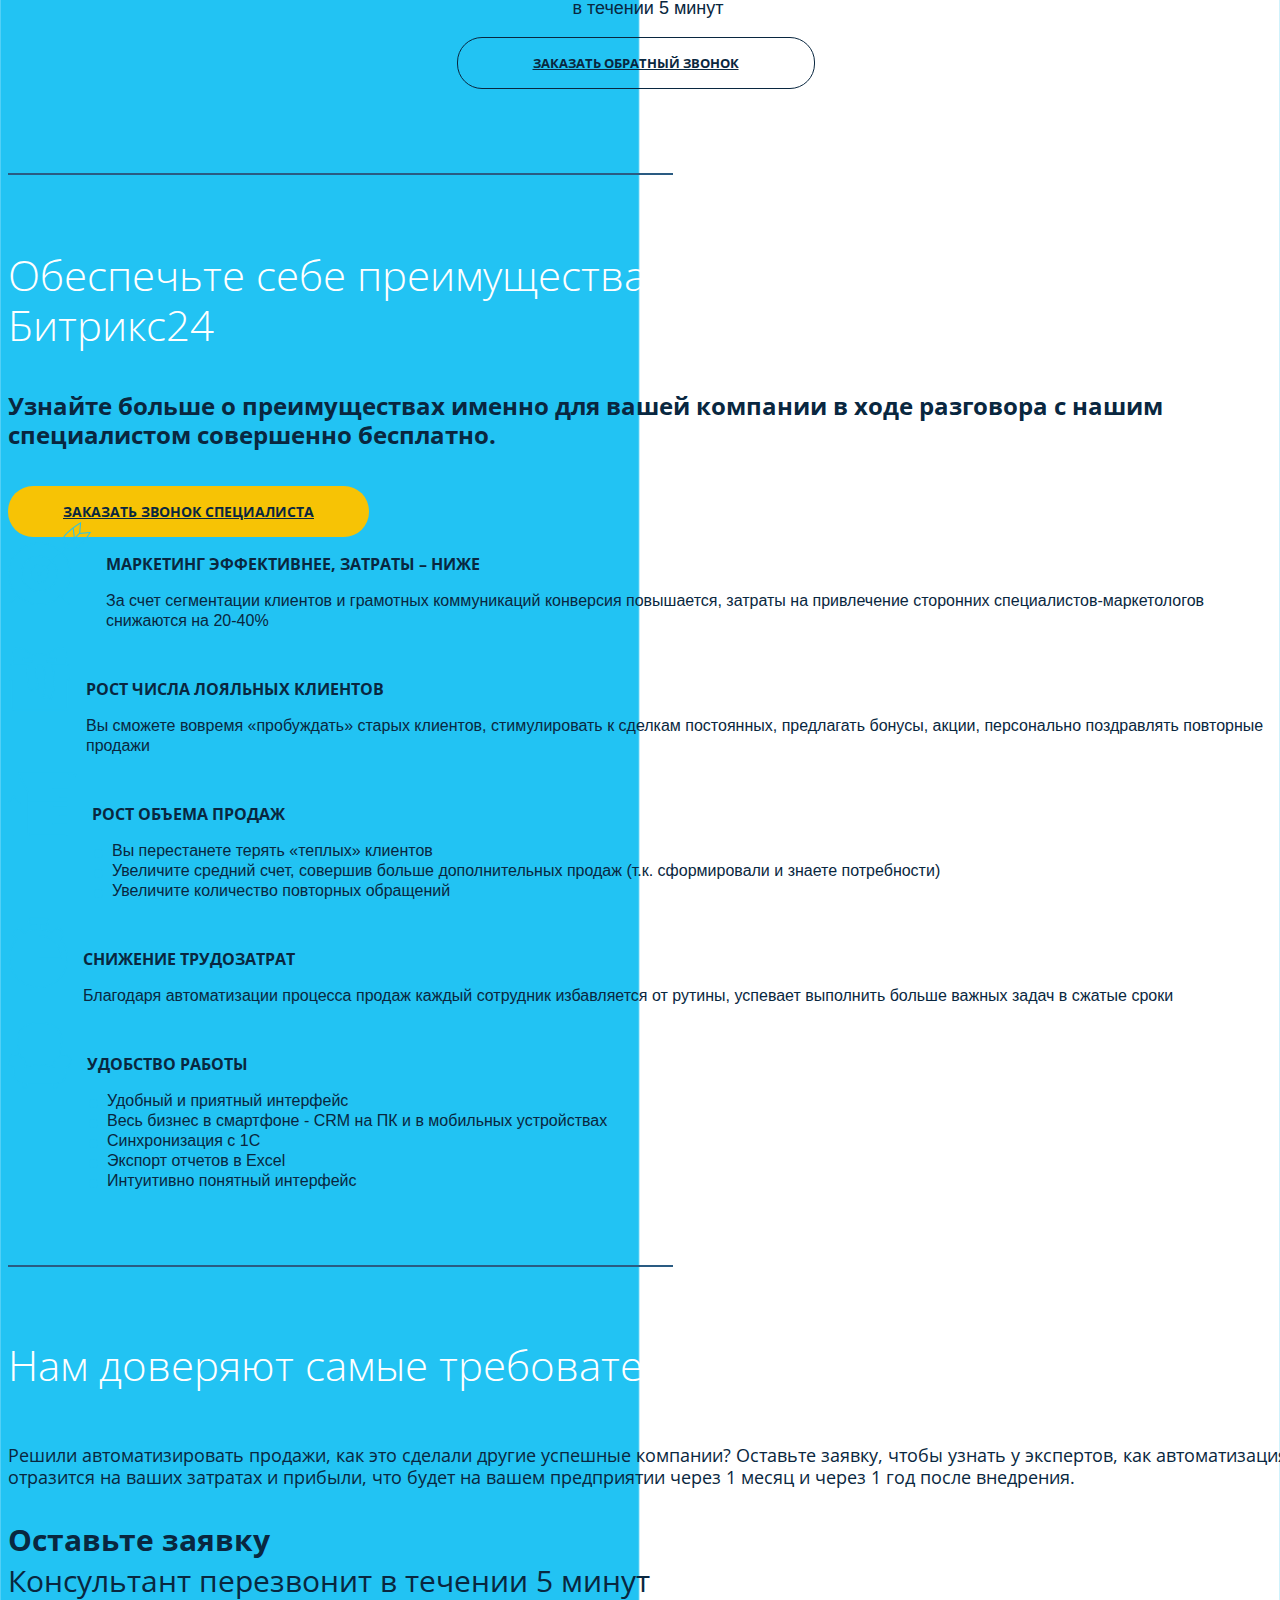
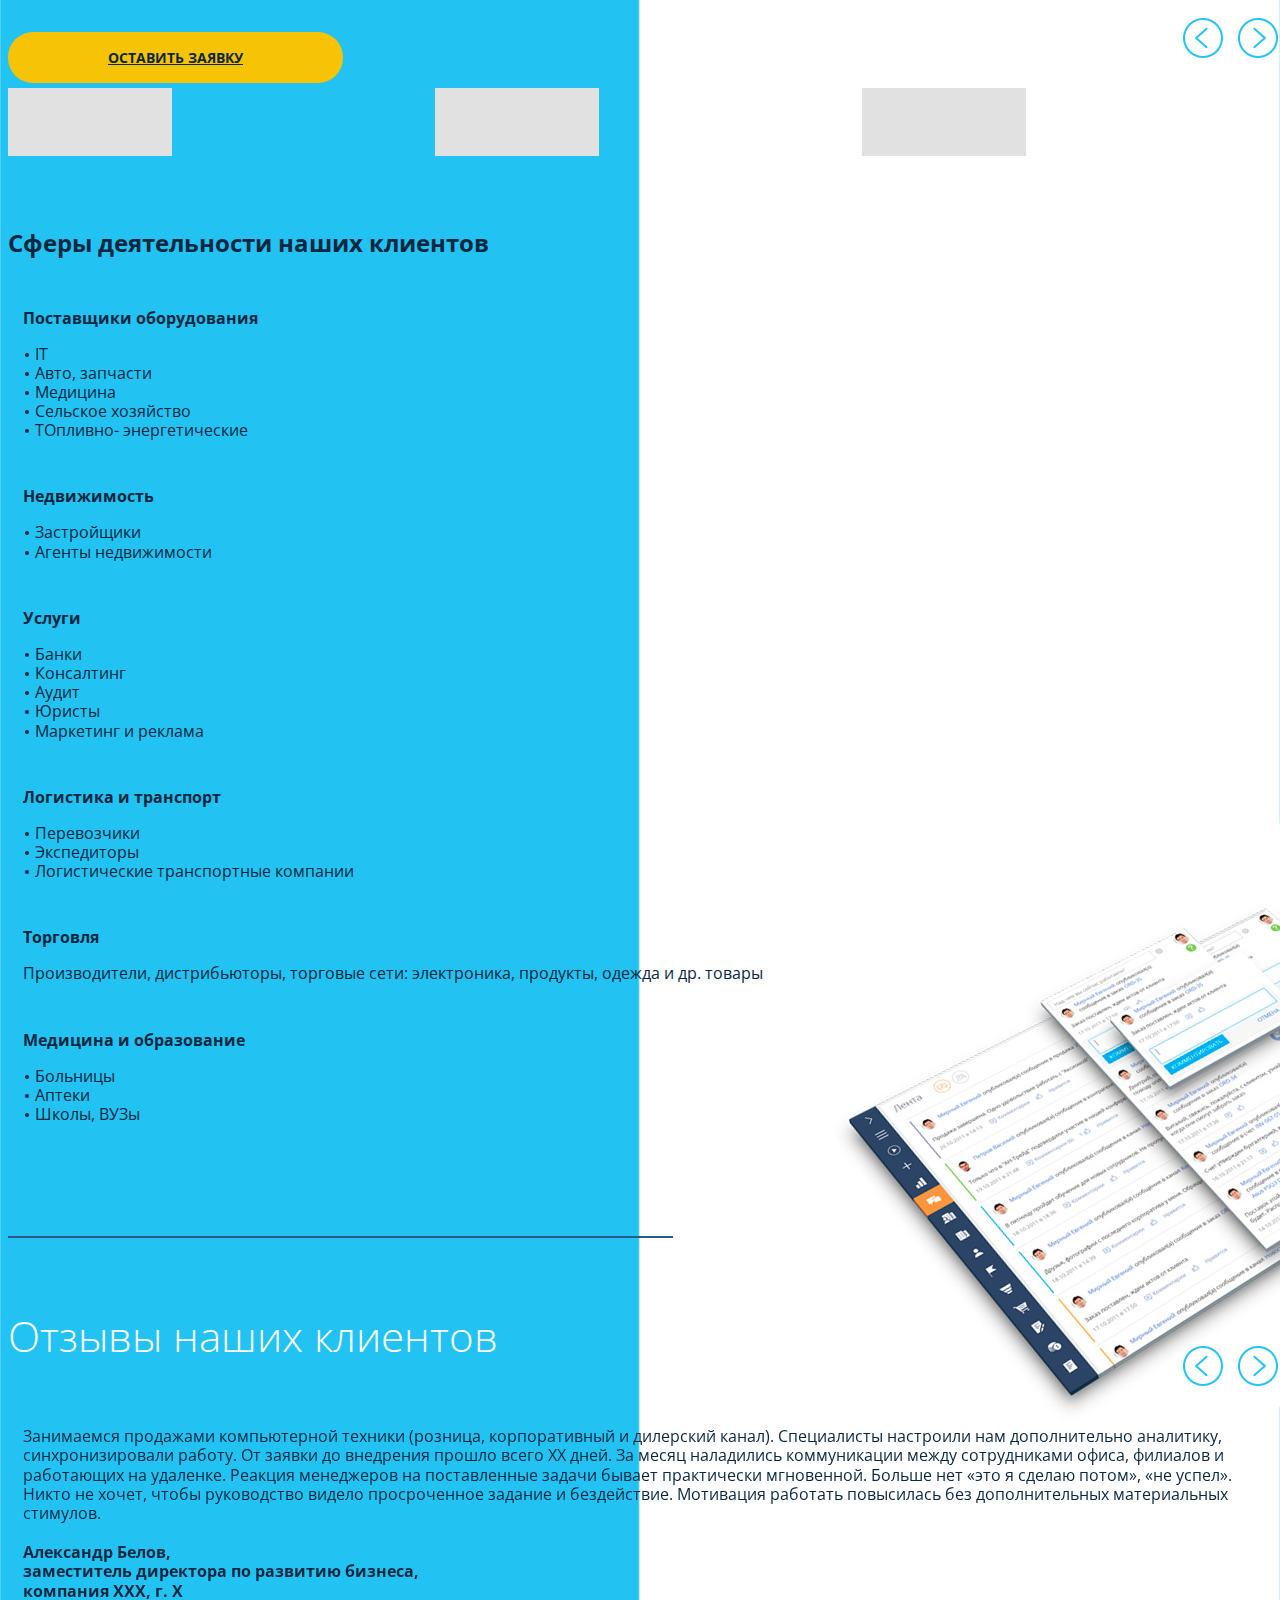
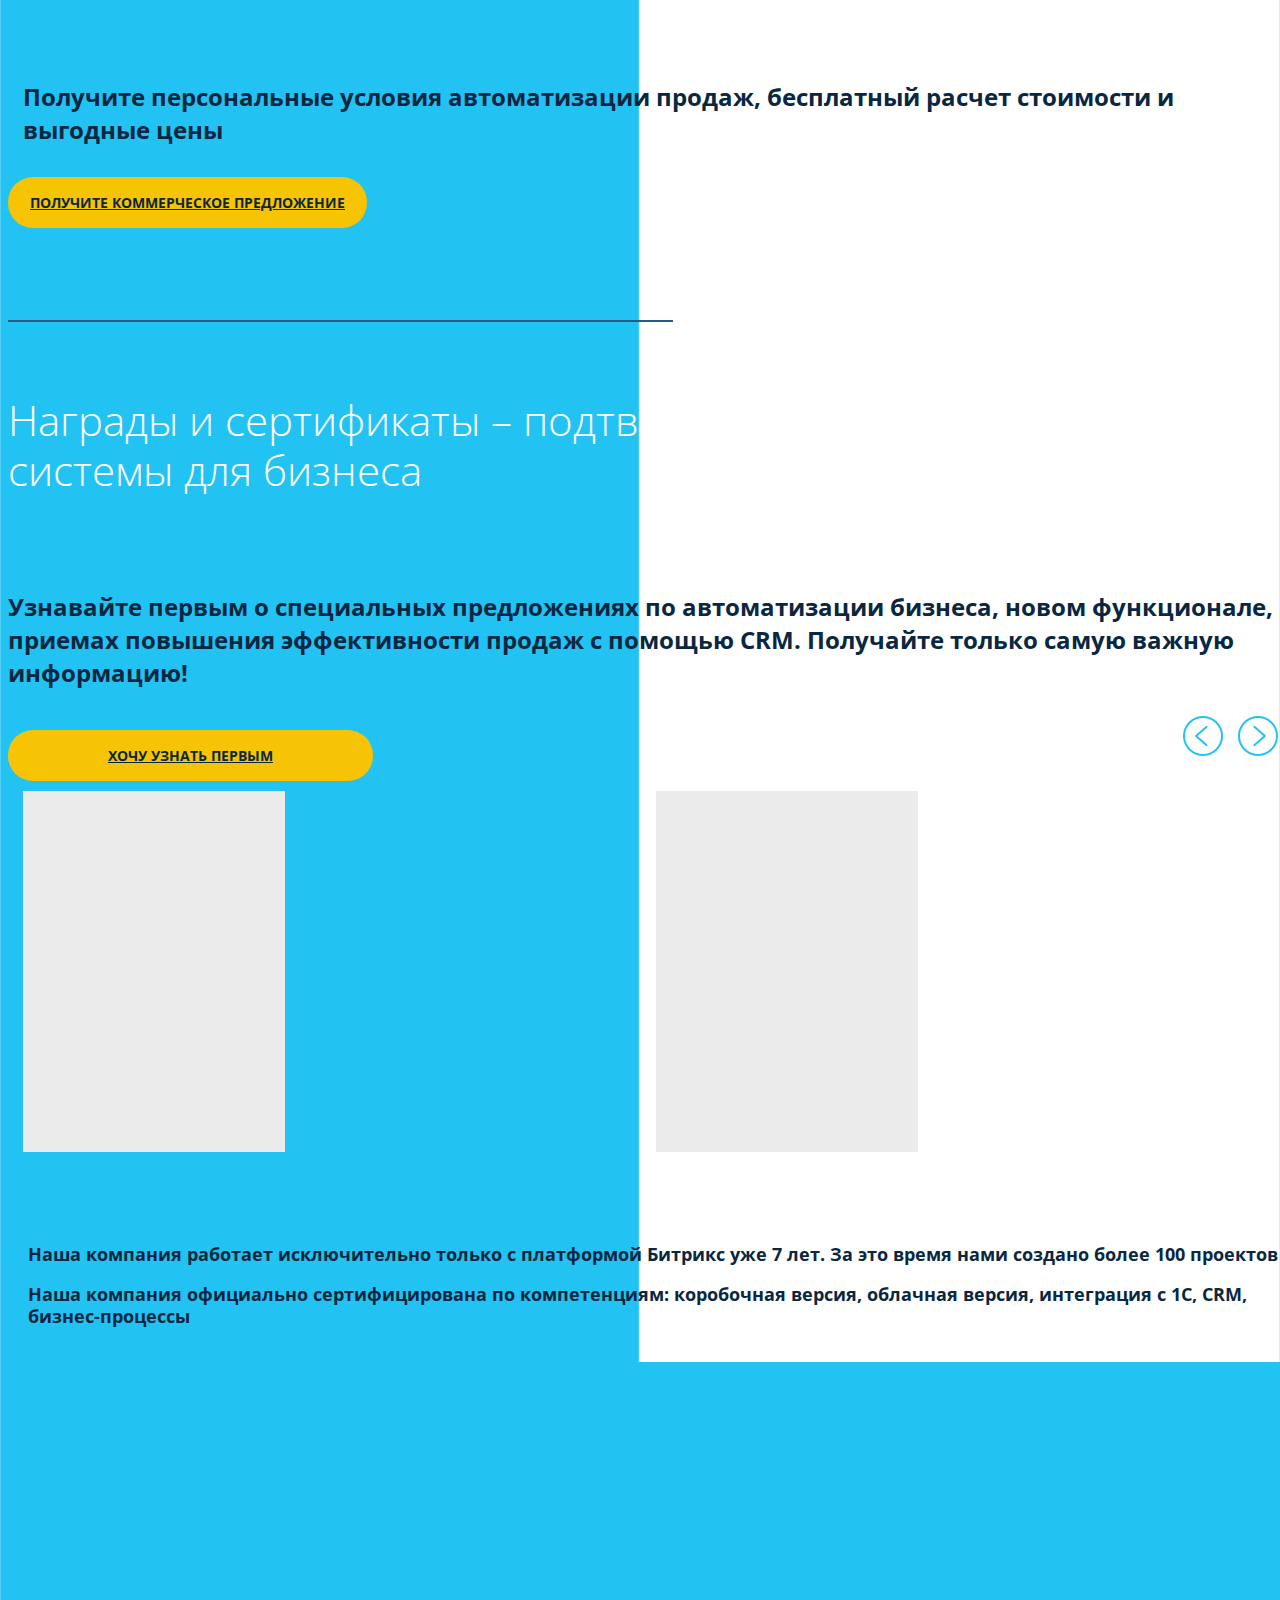
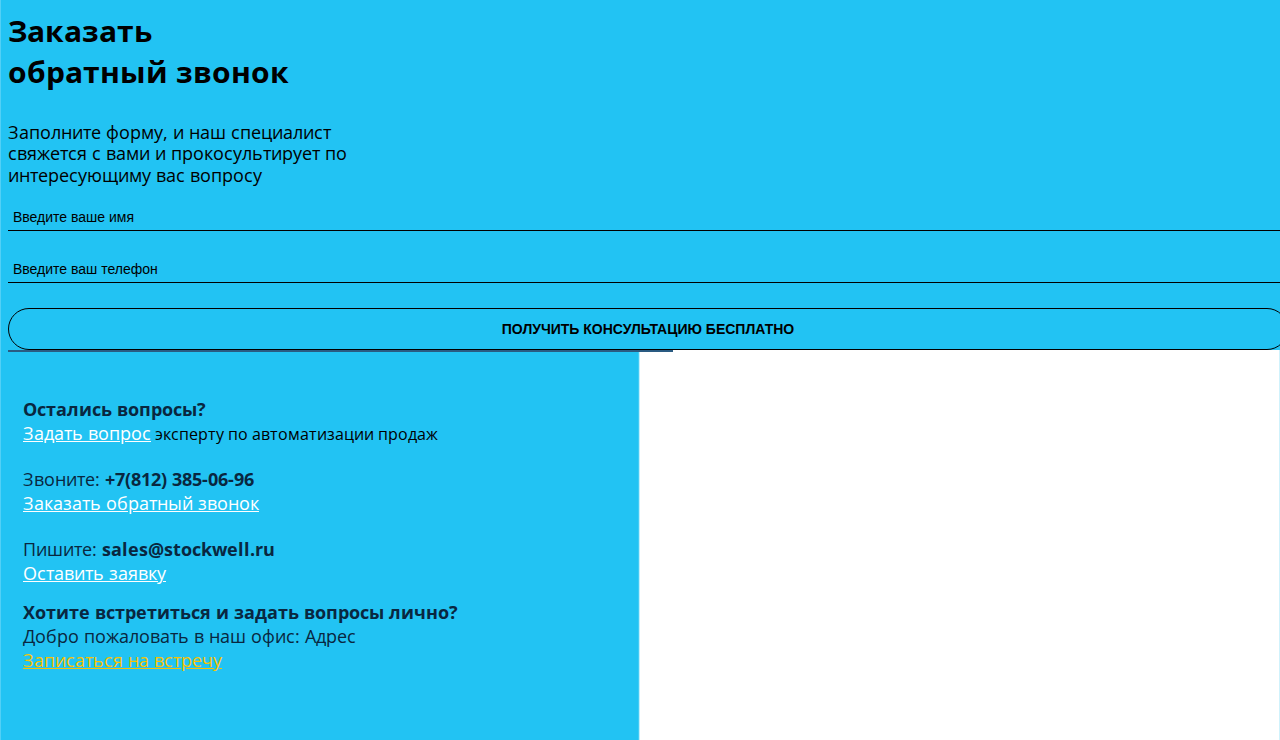
<file: bitrix/index.html>
<!doctype html>
<html lang="ru">
  <head>
    <title>Bitrix 24</title>
    <!-- Required meta tags -->
    <meta charset="utf-8">
    <meta name="viewport" content="width=device-width, initial-scale=1, shrink-to-fit=no">

    <!-- Bootstrap CSS -->
    <link rel="stylesheet" href="css/style.css">
    <link rel="stylesheet" href="css/adapt.css">
    <link rel="stylesheet" type="text/css" href="slick/slick.css">
    <link rel="stylesheet" type="text/css" href="slick/slick-theme.css">
    <link rel="stylesheet" href="css/font-awesome.min.css">
    <link rel="stylesheet" href="https://maxcdn.bootstrapcdn.com/bootstrap/4.0.0-beta.2/css/bootstrap.min.css" integrity="sha384-PsH8R72JQ3SOdhVi3uxftmaW6Vc51MKb0q5P2rRUpPvrszuE4W1povHYgTpBfshb" crossorigin="anonymous">
    <link href="https://fonts.googleapis.com/css?family=Open+Sans:300,400,600,700,800&amp;subset=cyrillic" rel="stylesheet">
  </head>
  <body>
      <header>
      <div class="container">
        <div class="row justify-content-between">
          <div class="col-xl-7 col-lg-7 col-md-7 col-sm-12 col-12">
          <div class="logo">
            <img src="img/logo.png" alt="Логотип">
            <span>Внедрение CRM Битрикс24:<br> настройка, подготовка инструкций, обучение</span>
          </div>
        </div>
        <div class="col-xl-5 col-lg-5 col-md-5 col-sm-12 col-12">
          <div class="call">
            <span class="number"><i class="fa fa-phone" aria-hidden="true"></i>+7(812) 385-06-96</span>
            <a  class="order-call" data-toggle="modal" data-target="#exampleModal" href="#">Заказать обратный звонок</a>
          </div>
        </div>
        </div>
      </div>
    </header>
    <main>
      <div class="container">
        <div class="row">
          <div class="col-xl-6 col-lg-6 col-md-6 col-sm-6 col-12">
          <div class="main-left">
            <h1>Битрикс 24</h1>
            <p>Полный комплект инструментов для организации работы вашей компании. Его возможности обеспечат комфортную<br> работу всех сотрудников вашей компании.</p>
            <div class="cloud-wrapper">
              <div class="сloud">
                Битрикс24 -<br> Удобный инструмент, построенный по технологии Social Business, объединяет всех сотрудников в общем рабочем пространстве
              </div>
              <img src="img/iphone.png" alt="">
            </div>
          </div>
        </div>
        <div class="col-xl-6 col-lg-6 col-md-6 col-sm-6 col-12">
          <div class="main-right">
            <div class="row">
              <div class="col-6">
                <div class="main-info">
                  <img src="img/mainicon1.png" alt="">
                  <p><span>Прозрачность<br> всех рабочих<br> процессов</span> для<br> руководителей<br> компании, отделов, групп </p>
                </div>
              </div>
              <div class="col-6">
                <div class="main-info">
                  <img src="img/mainicon2.png" alt="">
                  <p><span>Автоматизация<br> бизнес-процессов.<br></span> Сокращение<br> временных<br> затрат путем автотиматизации </p>
                </div>
              </div>
              <div class="col-6">
                <div class="main-info">
                  <img src="img/mainicon3.png" alt="">
                  <p><span>100% сделок<br> контролирует<br> </span> с ПК, смартфона,<br> где бы вы ни были</p>
                </div>
              </div>
              <div class="col-6">
                <div class="main-info">
                  <img src="img/mainicon4.png" alt="">
                  <p><span>Бизнес как на<br> ладони</span> – клиенты,<br> воронка продаж,<br> сотрудники, отчеты</p>
                </div>
              </div>
            </div>
            <h3>Битрикс24 – это</h3>
            <div class="count">
              <div class="count-item">9500+ <span>клиентов</span></div>
              <div class="count-item">35% <span>рынка СНГ</span></div>
              <div class="count-item">24/7 <span>поддержка</span></div>
            </div>
            <div class="right-link"><a href="#" class="more"><img src="img/video-icon.png"><img class="hvr" src="img/video-hover.png">Как это работает?</a><a href="#" class="try">Попробовать бесплатно</a></div>
          </div>
        </div>
        </div>
      </div>
    </main>
    <section id="list">
        <div class="container">
          <div class="line-container"></div>
          <div class="row">
            <div class="col-xl-6 col-lg-6 col-md-6 col-sm-6 col-12">
              <div class="left-list">
                <h2>Список основных возможностей<br> CRM Битрикс24</h2>
                <img src="img/macbook.png" alt="macbook">
              </div>
            </div>
            <div class="col-xl-6 col-lg-6 col-md-6 col-sm-6 col-12">
              <div class="right-list">
                <ul>
                  <li><span>давать задание</span>  сотрудникам и принимать готовую работу</li>
                  <li><span>создавать не только общую рассылку,</span> но также рассылку для отдельных лиц, отделов, групп</li>
                  <li><span>настраивать уровень</span> доступа к документам и заданиям</li>
                  <li><span>решать корпоративные вопросы,</span> не используя сторонние способы связи: электронную почту, Skype и т.д.</li>
                  <li><span>создавать документы, папки, фотогалереи</span> и другие необходимые для работы файлы</li>
                  <li><span>находится на связи</span> вести переписку, осуществлять звонки</li>
                  <li><span>интегрировать</span> "Битрикс24" в социальные сети.</li>
                </ul>
                  <div class="list-info">
                    <img src="img/listicon.png" alt="">
                    <p><span>Битрикс 24 незаменим для:</span><br> ТОП-менеджеров, Руководителей отделов продаж, Менеджеров по продажам, Специалистов по маркетингу</p>
                  </div>
                  <strong>Как CRM-система Битрикс24 поможет именно вашей компании перестать терять клиентов, увеличить продажи, сократить трудозатраты?</strong>
                  <p class="beta">Получите консультацию эксперта бесплатно</p>
                  <a data-toggle="modal" data-target="#exampleModal" href="#" class="try">Получить консультацию бесплатно</a>
              </div>
            </div>
          </div>
        </div>
      </section>
      <section id="slid">
        <div class="container">
          <div class="line-container"></div>
          <div class="row mb35">
            <div class="col-sm-6 col-12">
              <div class="slide-left">
                <h2>Какие основные возможности входят в Битрикс24:</h2>
              </div>
            </div>
            <div class="col-sm-6 col-12">
              <div class="slide-right">
                Битрикс 24 организует работу компании и строит продажи. 12 инструментов для бизнеса: социальная сеть, задачи и проекты, чат и видеозвонки, документы онлайн, Битрикс24.Диск, календари, почта, CRM, телефония, мобильные приложения и многое другое!
              </div>
            </div>
          </div>
          <div class="row mb25">
            <div class="offset-xl-1 col-xl-11 col-12">
              <div class="line-menu"><img src="img/menu-line.png" alt=""></div>
              <div class="slider slider-nav">
            <div class="menu-item">
              <div class="elips">1</div> <span>Задачи и<br> поручения</span>  
            </div>
            <div class="menu-item">
              <div class="elips">2</div> <span>Рабочие<br> группы</span>  
            </div>
            <div class="menu-item">
              <div class="elips">3</div> <span>Хранилище<br> документов</span>  
            </div>
            <div class="menu-item">
              <div class="elips">4</div> <span>Бизнес<br> процессы</span>  
            </div>
            <div class="menu-item">
              <div class="elips">5</div> <span>Экономия<br> времени</span>  
            </div>
            <div class="menu-item">
              <div class="elips">6</div> <span>Планерки<br> и собрания</span>  
            </div>
            <div class="menu-item"> 
              <div class="elips">7</div> <span>Интеграция</span>  
            </div>
            <div class="menu-item">
              <div class="elips">8</div> <span>CRM + IP</span>  
            </div>
            <div class="menu-item">
              <div class="elips">9</div> <span>корпоративная<br> культура</span>  
            </div>
          </div>
            </div>
          </div>
        </div>
        <div class="container">
          <div class="slider-for slider">
          <div class="row">
            <div class="offset-sm-1 col-sm-5 col-12">
              <div class="slide-info">
                <h3>Поручения и задачи</h3>
                Битрис24 позволяет ставить задачи себе, своим подчиненным, другим сотрудникам, группе сотрудников с установкой и контролем сроков исполнения, предварительным оповещением, индикацией просрочки и пр. Теперь не надо держать в голове кучу информации по карте задач и срокам – система контролирует все. За любой период времени можно посмотреть загруженность персонала по задачам, получить информацию об эффективности сотрудников, узнать болевые точки в рабоч
              </div>
            </div>
            <div class="col-sm-5 d-none d-sm-block d-lg-block d-md-block d-xl-block">
              <div class="slide-img">
                <img src="img/slide1.png" alt="">
              </div>
            </div>
          </div>
          <div class="row">
            <div class="offset-sm-1 col-sm-5 col-12">
              <div class="slide-info">
                <h3>Рабочие группы</h3>
                Битрикс24 значительно облегчает работу над проектами и задачами, в которых участвует несколько человек. Создавай Рабочую группу, включай в нее нужных сотрудников и работайте вместе в закрытом пространстве!
Теперь вся информация о реализации проекта, поставленные и выполненные задачи, сопутствующие комментарии и обсуждения, созданные документы сохраняются в истории проекта. Включение в проект нового участника происходит легко – он сразу получает полную всестороннюю информацию о проекте.
              </div>
            </div>
            <div class="col-sm-5 d-none d-sm-block d-lg-block d-md-block d-xl-block">
              <div class="slide-img">
                <img src="img/slide2.png" alt="">
              </div>
            </div>
          </div>
          <div class="row">
            <div class="offset-sm-1 col-sm-5 col-12">
              <div class="slide-info">
                <h3>Хранилище документов</h3>
                Поиск нужного документа на корпоративном портале Битрикс24 занимает секунды. Драгоценное рабочее время не расходуется на получение регламентной информации, нужных бланков, инструкций и форм.

При этом каждый сотрудник может видеть, открывать, корректировать документы только в соответствии с данными ему правами доступа. Можно совместно работать над документами, согласовывать 
и утверждать их.

К работе над документами можно подключать удаленных пользователей, в том числе клиентов и партнеров.
              </div>
            </div>
            <div class="col-sm-5 d-none d-sm-block d-lg-block d-md-block d-xl-block">
              <div class="slide-img">
                <img src="img/slide3.png" alt="">
              </div>
            </div>
          </div>
          <div class="row">
            <div class="offset-sm-1 col-sm-5 col-12">
              <div class="slide-info">
                <h3>Управление бизнес процессами</h3>
               Бизнес процессы в Битрикс24 – это инструмент автоматизации деятельности предприятия, что уверенно ведет к: а) строгому соблюдению стандартов работы; б) исполнению правил реализации товаров и услуг; в) масштабированию бизнеса и его спешному развитию.

«Человеческий фактор» в работе, нерациональное использование ресурсов, «дырявое ведро» клиентской базы – эти проблемы успешно решает автоматизация бизнес процессов. На каждом этапе бизнес процесс автоматически генерирует правильные задачи исполнителю
              </div>
            </div>
            <div class="col-sm-5 d-none d-sm-block d-lg-block d-md-block d-xl-block">
              <div class="slide-img">
                <img src="img/slide4.png" alt="">
              </div>
            </div>
          </div>
          <div class="row">
            <div class="offset-sm-1 col-sm-5 col-12">
              <div class="slide-info">
                <h3>Экономия времени</h3>
                Корпоративный портал Битрикс24 экономит время и ресурсы компании за счет:
- быстрого поиска документов и информации;
- автоматизации постановки и контроля задач;
- сокращения планерок и совещаний при ведении проектов;
- мониторинга загруженности персонала и лучшего распределения нагрузки;
- автоматизации документооборота;
- и многих др. преимуществ.
              </div>
            </div>
            <div class="col-sm-5 d-none d-sm-block d-lg-block d-md-block d-xl-block">
              <div class="slide-img">
                <img src="img/slide5.png" alt="">
              </div>
            </div>
          </div>
          <div class="row">
            <div class="offset-sm-1 col-sm-5 col-12">
              <div class="slide-info">
                <h3>Планерки и собирания</h3>
               Планирование рабочего времени, назначение встреч, бронирование переговорных – Битрикс24 упрощает эти задачи за счет интеграции личных календарей с календарями других сотрудников и рабочих групп.<br><br>

К запланированным собраниям участники могут прикрепить подготовленные материалы для предварительного ознакомления, по результатам сохраняется протокол встречи, по принятым решениям сразу ставятся задачи, по завершению задач исполнители прикрепляют отчеты.
              </div>
            </div>
            <div class="col-sm-5 d-none d-sm-block d-lg-block d-md-block d-xl-block">
              <div class="slide-img">
                <img src="img/slide6.png" alt="">
              </div>
            </div>
          </div>
          <div class="row">
            <div class="offset-sm-1 col-sm-5 col-12">
              <div class="slide-info">
                <h3>Интеграция</h3>
                Интеграция CRM.Битрикс24 с «1С» позволит менеджеру по продажам видеть всегда актуальный каталог товаров в наличии, быть в курсе состояния взаиморасчетов с клиентом, выписывать счета прямо из Битрикс (они попадут в бухгалтерию).

Интеграция Битрикс24 с интернет-магазином позволит автоматизировать обработку полученных из него заказов, фиксировать данные о покупателе и идентифицировать его при повторном обращении (по телефону, адресу и др. признакам), сегментировать клиентов и эффективно работать над развитием клиентской базы.
              </div>
            </div>
            <div class="col-sm-5 d-none d-sm-block d-lg-block d-md-block d-xl-block">
              <div class="slide-img">
                <img src="img/slide7.png" alt="">
              </div>
            </div>
          </div>
          <div class="row">
            <div class="offset-sm-1 col-sm-5 col-12">
              <div class="slide-info">
                <h3>CRM + IP</h3>
               Интеграция CRM.Битрикс24 с полнофункциональным call-центром (IP-телефония), подключение к CRM корпоративных номеров мобильных телефонов (смартфонов) обеспечит сохранения и правильную обработку всех входящих звонков.

Ни один звонок не останется незамеченным, автоматически созданный лид будет требовать обработки, входящий звонок от действующего клиента будет сразу же распознан и информация о нем выведена на экран.

Запись звонков может сохраняться в системе и использоваться для дальнейшего анализа.
              </div>
            </div>
            <div class="col-sm-5 d-none d-sm-block d-lg-block d-md-block d-xl-block">
              <div class="slide-img">
                <img src="img/slide8.png" alt="">
              </div>
            </div>
          </div>
          <div class="row">
            <div class="offset-sm-1 col-sm-5 col-12">
              <div class="slide-info">
                <h3>Корпоративная культура</h3>
                Корпоративный портал Битрикс24 является отличным инструментом для формирования и укрепления корпоративных стандартов работы, становления корпоративной культуры, создания команды единомышленников, работающих на общий результат.

Открытое обсуждения идей, поздравления с праздниками, публикации о достижениях сотрудников, «доска почета», медиа раздел о корпоративной жизни – все это создает положительный фон в работе, дает возможность проявиться наиболее активным и перспективным сотрудникам, укрепляет внутренние связи между подразделениями, повышает эффективность взаимодействия.
              </div>
            </div>
            <div class="col-sm-5 d-none d-sm-block d-lg-block d-md-block d-xl-block">
              <div class="slide-img">
                <img src="img/slide9.png" alt="">
              </div>
            </div>
          </div>
        </div>

        </div> 
        <div class="kolonka"><img src="img/kolonka.png" alt=""></div>  
      </section>
      <section id="cost">
        <div class="container">
          <div class="line-container"></div>
          <div class="row">
            <div class="col-sm-6">
              <div class="left-cost">
                <h2>Стоимость Битрикс24</h2>
                <div class="cost-link"><a href="#">Облоко</a><a href="#">Коробка</a></div>
              </div>    
            </div>
            <div class="col-sm-6">
              <div class="right-cost">
                <p>Весь комплекс для организации работы компании в Битрикс24, нет необходимости покупать CRM-систему отдельно. Бесплатно и неограниченно. </p>
              </div>
            </div>
          </div>
          <div class="table-responsive">
            <table class="table table-bordered mytable">
            <thead>
              <tr>
                <th><h3>Проект</h3></th>
                <th><h3>Проект +</h3></th>
                <th><h3>Команда</h3></th>
                <th><h3>Компания</h3></th>
              </tr>
            </thead>
            <tbody>
              <tr>
                <td><strong>0 руб.</strong></th>
                <td><strong>1000 руб. <span>в месяц</span></strong></td>
                <td><strong>4000 руб. <span>в месяц</span></strong></td>
                <td><strong>8000 руб. <span>в месяц</span></strong></td>
              </tr>
              <tr>
                <td><p>Бесплатный облачный<br> сервис для небольшой<br> компании до 12<br> сотрудников</p></th>
                <td><p>«Облачный» сервис для<br> компании до 24<br> сотрудников</p></td>
                <td><p>«Облачный» сервис для<br> компании с<br> неограниченным числом<br> сотрудников.</p></td>
                <td><p>«Облачный» сервис для<br> большой компании.<br> Автоматизация<br> бизнес-процессов.</p></td>
              </tr>
              <tr>
                <td><a href="">Заказать</a></th>
                <td><a href="">Заказать</a></td>
                <td><a href="">Заказать</a></td>
                <td><a href="">Заказать</a></td>
              </tr>
            </tbody>
          </table>
          </div>
          <div class="ipad"><img src="img/ipad.png" alt=""></div>
          <div class="row">
            <div class="col-md-6 col-12 no-info">
              <h3>Не нашли нужной информации?</h3>
              <p>закажите бесплатный звонок прямо сейчас.<br> и наши консультанты перезвонят Вам<br> в течении 5 минут</p>
              <a data-toggle="modal" data-target="#exampleModal" href="">Заказать обратный звонок</a>
            </div>
          </div>
        </div>
      </section>
      <section id="benefit">
        <div class="container">
          <div class="line-container"></div>
          <div class="row">
            <div class="col-sm-6 col-12">
              <div class="left-benefit">
                <h2>Обеспечьте себе преимущества перед конкурентами вместе с Битрикс24</h2>
                <p>Узнайте больше о преимуществах именно для вашей компании в ходе разговора с нашим специалистом совершенно бесплатно.</p>
                <a data-toggle="modal" data-target="#exampleModal" href="">Заказать звонок специалиста</a>
              </div>
            </div>
            <div class="col-sm-6 col-12">
              <div class="row">
                <div class="col-12">
                  <div class="row benefit-item">
                    <div class="col-sm-2">
                      <div class="img-benefit"><img src="img/benefit1.png"></div>
                    </div>
                    <div class="col-sm-10">
                      <div class="text-benefit">
                      <h3>МАРКЕТИНГ ЭФФЕКТИВНЕЕ, ЗАТРАТЫ – НИЖЕ</h3>
                      <p>За счет сегментации клиентов и грамотных коммуникаций конверсия повышается, затраты на привлечение сторонних специалистов-маркетологов снижаются на 20-40%</p>
                    </div>
                    </div>
                  </div>
                </div>
                <div class="col-12">
                  <div class="row benefit-item">
                    <div class="col-sm-2">
                      <div class="img-benefit"><img src="img/benefit2.png"></div>
                    </div>
                    <div class="col-sm-10">
                      <div class="text-benefit">
                      <h3>РОСТ ЧИСЛА ЛОЯЛЬНЫХ КЛИЕНТОВ</h3>
                      <p>Вы сможете вовремя «пробуждать» старых клиентов, стимулировать к сделкам постоянных, предлагать бонусы, акции, персонально поздравлять повторные продажи</p>
                    </div>
                    </div>
                  </div>
                </div>
                <div class="col-12">
                  <div class="row benefit-item">
                    <div class="col-sm-2">
                      <div class="img-benefit"><img src="img/benefit3.png"></div>
                    </div>
                    <div class="col-sm-10">
                      <div class="text-benefit">
                      <h3>РОСТ ОБЪЕМА ПРОДАЖ</h3>
                      <ul>
                        <li>Вы перестанете терять «теплых» клиентов</li>
                        <li>Увеличите средний счет, совершив больше дополнительных продаж (т.к. сформировали и знаете потребности)</li>
                        <li>Увеличите количество повторных обращений </li>
                      </ul>
                    </div>
                    </div>
                  </div>
                </div>
                <div class="col-12">
                  <div class="row benefit-item">
                    <div class="col-sm-2">
                      <div class="img-benefit"><img src="img/benefit4.png"></div>
                    </div>
                    <div class="col-sm-10">
                      <div class="text-benefit">
                      <h3>СНИЖЕНИЕ ТРУДОЗАТРАТ</h3>
                      <p>Благодаря автоматизации процесса продаж каждый сотрудник избавляется от рутины, успевает выполнить больше важных задач в сжатые сроки</p>
                    </div>
                    </div>
                  </div>
                </div>
                <div class="col-12">
                  <div class="row benefit-item">
                    <div class="col-sm-2">
                      <div class="img-benefit"><img src="img/benefit5.png"></div>
                    </div>
                    <div class="col-sm-10">
                      <div class="text-benefit">
                      <h3>УДОБСТВО РАБОТЫ</h3>
                      <ul>
                        <li>Удобный и приятный интерфейс</li>
                        <li>Весь бизнес в смартфоне - CRM на ПК и в мобильных устройствах</li>
                        <li>Синхронизация с 1С</li>
                        <li>Экспорт отчетов в Excel </li>
                        <li>Интуитивно понятный интерфейс</li>
                      </ul>
                    </div>
                    </div>
                  </div>
                </div>
              </div>
            </div>
          </div>
        </div>
      </section>
      <section id="clients">
        <div class="container">
          <div class="line-container"></div>
          <div class="row">
            <div class="col-sm-6 col-12">
              <div class="clients-left">
                <h2>Нам доверяют самые требовательные клиенты</h2>
                <p>Решили автоматизировать продажи, как это сделали другие успешные компании? Оставьте заявку, чтобы узнать у экспертов, как автоматизация отразится на ваших затратах и прибыли, что будет на вашем предприятии через 1 месяц и через 1 год после внедрения.</p>
                <strong>Оставьте заявку</strong>
                <span>Консультант перезвонит в течении 5 минут</span>
                <a data-toggle="modal" data-target="#exampleModal" href="">Оставить заявку</a>
              </div>
            </div>
            <div class="col-sm-6 col-12">
              <div  class="client-slide row">
                <div class="col-md-4 col-sm-6 col-12 ">
                  <img src="img/client-img.png" alt="">
                </div>
                <div class="col-md-4 col-sm-6 col-12">
                  <img src="img/client-img.png" alt="">
                </div>
                <div class="col-md-4 col-sm-6 col-12">
                  <img src="img/client-img.png" alt="">
                </div>
                <div class="col-md-4 col-sm-6 col-12">
                  <img src="img/client-img.png" alt="">
                </div>
                <div class="col-md-4 col-sm-6 col-12">
                  <img src="img/client-img.png" alt="">
                </div>
              </div>
              <h3>Сферы деятельности наших клиентов</h3>
              <div class="row">
                <div class="col-sm-6 col-lg-4 col-6">
                  <div class="sphere">
                    <h4>Поставщики оборудования</h4>
                    <ul>
                      <li>IT</li>
                      <li>Авто, запчасти</li>
                      <li>Медицина</li>
                      <li>Сельское хозяйство</li>
                      <li>ТОпливно- энергетические</li>
                    </ul>
                  </div>
                </div>
                <div class="col-sm-6 col-lg-4 col-6">
                  <div class="sphere">
                    <h4>Недвижимость</h4>
                    <ul>
                      <li>Застройщики</li>
                      <li>Агенты недвижимости</li>
                    </ul>
                  </div>
                </div>
                <div class="col-sm-6 col-lg-4 col-6">
                  <div class="sphere">
                    <h4>Услуги</h4>
                    <ul>
                      <li>Банки</li>
                      <li>Консалтинг</li>
                      <li>Аудит</li>
                      <li>Юристы</li>
                      <li>Маркетинг и реклама</li>
                    </ul>
                  </div>
                </div>
                <div class="col-sm-6 col-lg-4 col-6">
                  <div class="sphere">
                    <h4>Логистика и транспорт</h4>
                    <ul>
                      <li>Перевозчики</li>
                      <li>Экспедиторы</li>
                      <li>Логистические транспортные компании</li>
                    </ul>
                  </div>
                </div>
                <div class="col-sm-6 col-lg-4 col-6">
                  <div class="sphere">
                    <h4>Торговля</h4>
                    <p>Производители, дистрибьюторы, торговые сети: электроника, продукты, одежда и др. товары</p>   
                  </div>
                </div>
                <div class="col-sm-6 col-lg-4 col-6">
                  <div class="sphere">
                    <h4>Медицина и образование</h4>
                    <ul>
                      <li>Больницы</li>
                      <li>Аптеки</li>
                      <li>Школы, ВУЗы</li>
                    </ul>
                  </div>
                </div>
              </div>
            </div>
          </div>
        </div>
      </section>
      <section id="comments">
        <div class="container">
          <div class="line-container"></div>
          <div class="row">
            <div class="col-sm-6 col-12">
              <div class="comments-left">
                <h2>Отзывы наших клиентов</h2>
              </div>
            </div>
            <div class="col-sm-6 col-12">
              <div class="comment-slide row">
                   <div class="col-12">
                     <div class="comment">
                       <p>Занимаемся продажами компьютерной техники (розница, корпоративный и дилерский канал). Специалисты настроили нам дополнительно аналитику, синхронизировали работу. От заявки до внедрения прошло всего ХХ дней.  За месяц наладились коммуникации между сотрудниками офиса, филиалов 
и работающих на удаленке. Реакция менеджеров на поставленные задачи бывает практически мгновенной. Больше нет «это я сделаю потом», «не успел». Никто не хочет, чтобы руководство видело просроченное задание и бездействие. Мотивация работать повысилась без дополнительных материальных стимулов.</p>
                       <strong>Александр Белов,<br> заместитель директора по развитию бизнеса,<br> компания ХХХ, г. Х</strong>
                     </div>
                   </div>
                   <div class="col-12">
                     <div class="comment">
                       <p>2Занимаемся продажами компьютерной техники (розница, корпоративный и дилерский канал). Специалисты настроили нам дополнительно аналитику, синхронизировали работу. От заявки до внедрения прошло всего ХХ дней.  За месяц наладились коммуникации между сотрудниками офиса, филиалов 
и работающих на удаленке. Реакция менеджеров на поставленные задачи бывает практически мгновенной. Больше нет «это я сделаю потом», «не успел». Никто не хочет, чтобы руководство видело просроченное задание и бездействие. Мотивация работать повысилась без дополнительных материальных стимулов.</p>
                       <strong>Александр Белов,<br> заместитель директора по развитию бизнеса,<br> компания ХХХ, г. Х</strong>
                     </div>
                   </div>
                 </div> 
                 <h3>Получите персональные условия автоматизации продаж, бесплатный расчет стоимости и выгодные цены</h3>
                <a data-toggle="modal" data-target="#exampleModal" href="#">Получите коммерческое предложение</a>  
            </div>
          </div>

        </div>
        <div class="obzor"><img src="img/obzor-screen.png" alt=""></div>
      </section>
      <section id="certificates">
        <div class="container">
          <div class="line-container"></div>
          <div class="row">
            <div class="col-sm-6 col-12">
              <div class="certificates-left">
                <h2>Награды и сертификаты – подтверждение эффективности CRM-системы для бизнеса</h2>
                <strong>Узнавайте первым о специальных предложениях по автоматизации бизнеса, новом функционале, приемах повышения эффективности продаж с помощью CRM. Получайте только самую важную информацию!</strong>
                <a href="">Хочу узнать первым</a>
              </div>
            </div>
            <div class="col-sm-6 col-12">
              <div class="certificat-slide row">
                <div class="col-sm-6 col-12">
                  <div class="certificat"><img src="img/certeficate-img.png" alt=""></div>
                </div>
                <div class="col-sm-6 col-12">
                  <div class="certificat"><img src="img/certeficate-img.png" alt=""></div>
                </div>
                <div class="col-sm-6 col-12">
                  <div class="certificat"><img src="img/certeficate-img.png" alt=""></div>
                </div>
              </div>
              <ul class="bl">
                <li>Наша компания работает исключительно только с платформой Битрикс уже 7 лет. За это время нами создано более 100 проектов</li>
                <li>Наша компания официально сертифицирована по компетенциям: коробочная версия, облачная версия, интеграция с 1С, CRM, бизнес-процессы</li>
              </ul>
            </div>
          </div>
        </div>
      </section>

      <!-- Modal -->
      <div class="modal fade" id="exampleModal" tabindex="-1" role="dialog" aria-labelledby="exampleModalLabel" aria-hidden="true">
        <div class="modal-dialog" role="document">
          <div class="modal-content">
          <div class="modal-footer">
              <img data-dismiss="modal" src="img/close.png" alt="">
            </div>
            <div class="modal-body">
              <div class="modal-container container">
                <div class="row">
                  <div class="offset-sm-2 col-12 col-sm-4">
                    <div class="modal-left">
                  <h3>Заказать<br> обратный звонок</h3>
                  <p>Заполните форму, и наш специалист<br> свяжется с вами и прокосультирует по<br> интересующиму вас вопросу</p>
                </div>
                  </div>
                  <div class="col-sm-4 col-12">
                    <div class="modal-right">
                      <form action="">
                        <input type="text" placeholder="Введите ваше имя">
                        <input type="text" placeholder="Введите ваш телефон">
                        <button>Получить консультацию бесплатно</button>
                      </form>
                    </div>
                  </div>
                </div>
              </div>
            </div>
            
          </div>
        </div>
      </div>
      <footer>
        <div class="container">
          <div class="line-container"></div>
          <div class="row">
            <div class="col-sm-6 col-12">
              <div class="footer-left">
                <strong>Остались вопросы? </strong>
                <span><a href="#">Задать вопрос</a> эксперту по автоматизации продаж</span><br><br>
                <strong><span>Звоните:</span> +7(812) 385-06-96</strong>
                <span><a  data-toggle="modal" data-target="#exampleModal" href="#">Заказать обратный звонок</a></span><br><br>
                <strong><span>Пишите:</span> sales@stockwell.ru</strong>
                <span><a data-toggle="modal" data-target="#exampleModal" href="#">Оставить заявку</a></span>
              </div>
            </div>
            <div class="col-sm-6 col-12">
              <div class="footer-right">
                <strong>Хотите встретиться и задать вопросы лично? </strong>
                <span>Добро пожаловать в наш офис: Адрес</span>
                <a href="#">Записаться на встречу</a>
              </div>
            </div>
          </div>
        </div>
      </footer>
      

    <!-- Optional JavaScript -->
    <!-- jQuery first, then Popper.js, then Bootstrap JS -->
    <script src="https://code.jquery.com/jquery-2.2.0.min.js" type="text/javascript"></script>
    <script src="slick/slick.js" type="text/javascript" charset="utf-8"></script>
    <script src="https://cdnjs.cloudflare.com/ajax/libs/popper.js/1.12.3/umd/popper.min.js" integrity="sha384-vFJXuSJphROIrBnz7yo7oB41mKfc8JzQZiCq4NCceLEaO4IHwicKwpJf9c9IpFgh" crossorigin="anonymous"></script>
    <script src="https://maxcdn.bootstrapcdn.com/bootstrap/4.0.0-beta.2/js/bootstrap.min.js" integrity="sha384-alpBpkh1PFOepccYVYDB4do5UnbKysX5WZXm3XxPqe5iKTfUKjNkCk9SaVuEZflJ" crossorigin="anonymous"></script>
    <script type="text/javascript">
    $(document).on('ready', function() {
       $('.slider-for').slick({
          slidesToShow: 1,
          slidesToScroll: 1,
          arrows: true,
          fade: true,
          asNavFor: '.slider-nav',
          responsive: [
            {
              breakpoint: 580,
              settings: {
                arrows: false,
              }
            }
          ]
        });
        $('.slider-nav').slick({
          slidesToShow: 9,
          slidesToScroll: 1,
          asNavFor: '.slider-for',
          dots: false,
          focusOnSelect: true ,
          arrows: false
        });
        $('.client-slide').slick({
          slidesToShow: 3,
          slidesToScroll: 1,
          prevArrow: '<img class="arrowleft" src="img/arrowleft.png"/>',
          nextArrow: '<img class="arrowright" src="img/arrowright.png"/>',
          responsive: [
            {
              breakpoint: 480,
              settings: {
                arrows:true,
                centerMode: true,
                slidesToShow: 1
              }
            }
          ]
        });
        $('.comment-slide').slick({
          slidesToShow: 1,
          slidesToScroll: 1,
          prevArrow: '<img class="arrowleft" src="img/arrowleft.png"/>',
          nextArrow: '<img class="arrowright" src="img/arrowright.png"/>',
          responsive: [
            {
              breakpoint: 480,
              settings: {
                arrows: false,
                centerMode: true,
                slidesToShow: 1
              }
            }
          ]
        });
        $('.certificat-slide').slick({
          slidesToShow: 2,
          slidesToScroll: 1,
          prevArrow: '<img class="arrowleft" src="img/arrowleft.png"/>',
          nextArrow: '<img class="arrowright" src="img/arrowright.png"/>',
          responsive: [
            {
              breakpoint: 480,
              settings: {
                arrows: true,
                centerMode: true,
                slidesToShow: 1
              }
            }
          ]
        });
      });
    </script>
  </body>
</html>
</file>
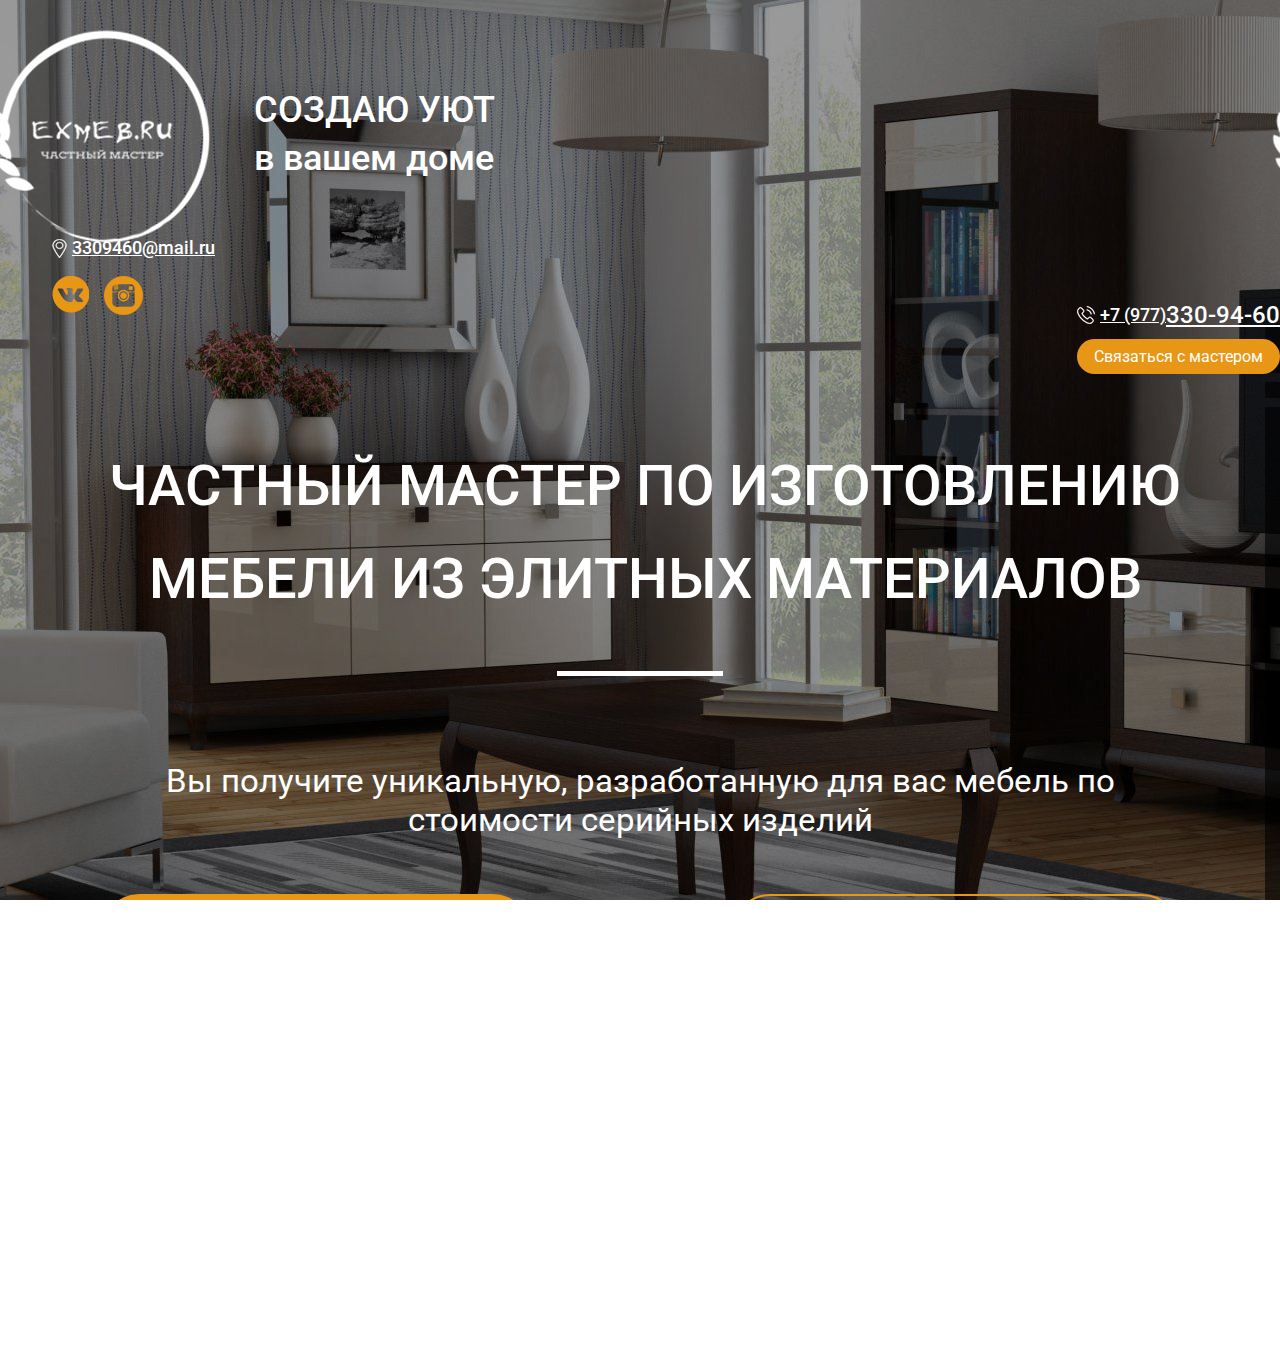
<file: mebel/index.html>
<!doctype html>
<html lang="ru">
  <head>
    <title>Exmeb</title>
    <!-- Required meta tags -->
    <meta charset="utf-8">
    <meta name="viewport" content="width=device-width, initial-scale=1, shrink-to-fit=no">
    
    <link rel="stylesheet" href="css/jquery.fullPage.css">
    <link rel="stylesheet" href="css/style.css">
    <link rel="stylesheet" type="text/css" href="./slick/slick.css">
  <link rel="stylesheet" type="text/css" href="./slick/slick-theme.css">
    <!-- Bootstrap CSS -->
    <link rel="stylesheet" href="https://maxcdn.bootstrapcdn.com/bootstrap/4.0.0-beta.2/css/bootstrap.min.css" integrity="sha384-PsH8R72JQ3SOdhVi3uxftmaW6Vc51MKb0q5P2rRUpPvrszuE4W1povHYgTpBfshb" crossorigin="anonymous">
    <link href="https://fonts.googleapis.com/css?family=Roboto:300,400,500,700,900&amp;subset=cyrillic" rel="stylesheet">
  </head>
  <body>
  
    <div id="fullpage">
      <div class="section" id="section1">
        <div id="slide1" class="slide">
        <div class="header">
          <div class="container">
            <div class="row align-items-center">
              <div class="col-lg-6 col-md-12 col-12">
                <div class="logo">
                  <div class="logo-img">
                    <a href="#"><img src="img/logo.png" alt="Логотип"></a>
                  </div>
                  <div class="logo-text"><span>Создаю уют</span>в вашем доме</div>
                </div>
              </div>
              <div class="col-lg-3 col-md-6 col-12">
                <div class="social">
                  <div class="email">
                    <img src="img/location-pin.png" alt="">3309460@mail.ru
                  </div>
                  <div class="social-link">
                    <div class="vk-icon"></div>
                    <div class="insta-icon"></div>
                  </div>
                </div>
              </div>
              <div class="col-lg-3 col-md-6 col-12 number">
                <div class="phone"">
                   <a href="tel:=+79773309460"><img src="img/phone-call.png" alt="">+7 (977) <span>330-94-60</span></a>
                </div>
                <div class="call" data-toggle="modal" data-target="#exampleModal">Связаться с мастером</div>
              </div>
            </div>
          </div>
        </div>
          <div class="container main-info">
            <h1>Частный мастер по изготовлению мебели из элитных материалов</h1>
            <div class="main-line"></div>
            <p>Вы получите уникальную, разработанную для вас мебель по стоимости серийных изделий</p>
            <div class="row">
               <div class="offset-1 col-10">
                 <div class="main-link">
                   <a href="#" data-toggle="modal" data-target="#exampleModal" class="entry">Оставить заявку</a>
                   <a href="#firstPage/1" class="still">Посмотреть еще <img src="img/still-left.png" alt=""></a>
                 </div>
               </div>
             </div> 
          </div>
          <div class="bottom-link">
            <div class="container">
              <a class="next" href="#firstPage/1">Смотреть дальше<img src="img/icon-right.png" alt=""></a>
            </div>  
          </div>
        </div>
        <div id="slide2" class="slide">
        <div class="header">
          <div class="container">
            <div class="row align-items-center">
              <div class="col-lg-6 col-md-12">
                <div class="logo">
                  <div class="logo-img">
                    <a href="#"><img src="img/logo.png" alt="Логотип"></a>
                  </div>
                  <div class="logo-text"><span>Создаю уют</span>в вашем доме</div>
                </div>
              </div>
              <div class="col-lg-3 col-md-6">
                <div class="social">
                  <div class="email">
                    <img src="img/location-pin.png" alt="">3309460@mail.ru
                  </div>
                  <div class="social-link">
                    <div class="vk-icon"></div>
                    <div class="insta-icon"></div>
                  </div>
                </div>
              </div>
              <div class="col-lg-3 col-md-6 number">
                <div class="phone">
                  <a href="tel:=+79773309460"><img src="img/phone-call.png" alt="">+7 (977) <span>330-94-60</span></a>
                </div>
                <div class="call" data-toggle="modal" data-target="#exampleModal">Связаться с мастером</div>
              </div>
            </div>
          </div>
        </div>
          <div class="container about-info">
            <div class="about-wrapper">
              <h2>Моя миссия!</h2>
            <div class="about-line"></div>
            <p>Узнать, что для вас значит уют и помочь создать его в вашем доме с помощью<br> красивой мебели и предметов интерьера. Я делаю удобные и качественные вещи для людей.</p>
            <p>Вещи, которые прослужат долгие годы и будут радовать их обладателей.<br> Хотите получать кайф от уюта в доме — оставьте заявку на изготовление мебели</p>
            <div class="row">
               <div class="offset-1 col-10">
                 <div class="main-link about-link">
                   <a href="#" class="entry" data-toggle="modal" data-target="#exampleModal">Оставить заявку</a>
                   <a href="#firstPage/2" class="still">Посмотреть еще <img src="img/still-left.png" alt=""></a>
                 </div>
               </div>
             </div> 
            </div> 
          </div>
          <div class="bottom-link">
            <div class="container">
              <a class="next" href="#firstPage/2">Смотреть дальше<img src="img/icon-right.png" alt=""></a><a class="prev" href="#firstPage"><img src="img/icon-left.png" alt="">Вернуться назад</a>
            </div>  
          </div>
        </div>
        <div id="slide3" class="slide">
        <div class="header-black">
          <div class="container">
            <div class="row align-items-center">
              <div class="col-lg-6 col-md-12">
                <div class="logo-black">
                  <div class="logo-black-img">
                    <a href="#"><img src="img/logo-black.png" alt="Логотип"></a>
                  </div>
                  <div class="logo-black-text"><span>Создаю уют</span>в вашем доме</div>
                </div>
              </div>
              <div class="col-lg-3 col-md-6">
                <div class="social">
                  <div class="email">
                    <img src="img/location-pins.png" alt="">3309460@mail.ru
                  </div>
                  <div class="social-link">
                    <div class="vk-icon"></div>
                    <div class="insta-icon"></div>
                  </div>
                </div>
              </div>
              <div class="col-lg-3 col-md-6 number">
                <div class="phone">
                  <a href="tel:=+79773309460"><img src="img/phone-call.png" alt="">+7 (977) <span>330-94-60</span></a>
                </div>
                <div class="call" data-toggle="modal" data-target="#exampleModal">Связаться с мастером</div>
              </div>
            </div>
          </div>
        </div>
          <div class="container benefit-info">
            <h2>Приемущества сотрудничества со мной</h2>
            <div class="row">
              <div class="col-lg-4 col-md-12">
                <div class="benefit-item">
                  <img src="img/wallet.png" alt="">
                  <h3>Без наценок</h3>
                  <p>Если  вы хотите приобрести мебель и обращаетесь в магазин, вы будете общаться с менеджером, замерщиком, технологом, дизайнером, мастером сборки...</p>
                  <p>Каждое звено в цепочке по продаже, изготовлению и установке мебели увеличивает стоимость готового продукта от 100% до 400%.</p>
                  <h4>Зачем вам переплачивать?</h4>
                  <p>Работаю без посредников и беру оплату только за материалы и за работу.</p>
                </div>
              </div>
              <div class="col-lg-4 col-md-12">
                <div class="benefit-item">
                  <img src="img/like.png" alt="">
                  <h3>Без проблем</h3>
                  <p>Если вы обращаетесь в магазин, вам приходится общаться с разными специалистами. Каждый из них компетентен только в своем вопросе. Грузчик не знает, почему доставленная мебель оказалась не того цвета, что вы заказывали, ведь он «просто доставил». Менеджер плохо понимает ваши пожелания, ведь он не технолог, а «только принимает заказы».</p>
                  <p>Вас все время будут куда-то перенаправлять, а вам придется ждать и разбираться. Это напрягает</p>
                  <h4>Со мной просто и  понятно</h4>
                  <p>Я сам принимаю заказы, знаю все тонкости производства и пожелания заказчика. Все вопросы немедленно решаю, а пожелания беру в работу.</p>
                </div>
              </div>
              <div class="col-lg-4 col-md-12">
                <div class="benefit-item">
                  <img src="img/star.png" alt="">
                  <h3>Без «косяков»</h3>
                  <p>Для работы отбираю лучшие материалы исходя из ваших потребностей и материальных возможностей</p>
                  <h4>Работаю на совесть</h4>
                  <p>Беру ровно столько заказов, чтобы сделать их качественно, с вниманием к деталям и к вашим пожеланиям. </p>
                </div>
              </div>
            </div>
            <div class="row">
               <div class="offset-1 col-10">
                 <div class="main-link">
                   <a href="#" class="entry-small" data-toggle="modal" data-target="#exampleModal">Оставить заявку на изготовление<br> мебели или предметов интерьера</a>
                   <a href="#firstPage/3" class="still still-small">Посмотреть еще <img src="img/still-left.png" alt=""></a>
                 </div>
               </div>
             </div> 
          </div>
          <div class="bottom-link">
            <div class="container">
              <a class="next" href="#firstPage/3">Смотреть дальше<img src="img/icon-right.png" alt=""></a><a class="prev" href="#firstPage/1"><img src="img/icon-left.png" alt="">Вернуться назад</a>
            </div>  
          </div>
        </div>

        <div id="slide4" class="slide">
        <div class="header-black">
          <div class="container">
            <div class="row align-items-center">
              <div class="col-lg-6 col-md-12">
                <div class="logo-black">
                  <div class="logo-black-img">
                    <a href="#"><img src="img/logo-black.png" alt="Логотип"></a>
                  </div>
                  <div class="logo-black-text"><span>Создаю уют</span>в вашем доме</div>
                </div>
              </div>
              <div class="col-lg-3 col-md-6">
                <div class="social">
                  <div class="email">
                    <img src="img/location-pins.png" alt="">3309460@mail.ru
                  </div>
                  <div class="social-link">
                    <div class="vk-icon"></div>
                    <div class="insta-icon"></div>
                  </div>
                </div>
              </div>
              <div class="col-lg-3 col-md-6 number">
                <div class="phone">
                  <a href="tel:=+79773309460"><img src="img/phone-call.png" alt="">+7 (977) <span>330-94-60</span></a>
                </div>
                <div class="call" data-toggle="modal" data-target="#exampleModal">Связаться с мастером</div>
              </div>
            </div>
          </div>
        </div>
          <div class="container iam-info">
            <div class="row">
              <div class="col-lg-4 col-md-4">
                <div class="iam-img"><img src="img/iam-img.png" alt=""></div>
              </div>
              <div class="col-lg-8 col-md-8">
                <div class="iam-text">
                  <strong>Здравствуйте!</strong>
                  <p>Меня зовут Алексей Корнев. Я помогаю создать уют в доме с помощью красивой, стильной и удобной мебели. Моя страсть — штучная мебель из настоящего дерева. </p>
                  <p>  С детства увлечен изготовлением изделий из дерева. Помню, приезжал к бабушке в деревню, все  время что-то мастерил. Учил сам на собственном опыте. Мастером по изготовлению мебели и предметов интерьера из дерева работаю с 1999 года. </p>
                  <p>Сначала заказов было мало. Но постепенно набирался опыта, моё дело развивалось. Появилось много работы, и я организовал своё производство и магазин… Доход радовал. </p>
                  <p>Но на душе кошки скребли. Почему? Да потому что много времени приходилось проводить за 
                                                                                                         компьютером в офисе. А я люблю запах дерева и работать руками, знаю все тонкости производства. И 
                                                                                                         ни за что на свете не променяю кайф от работы с деревом на офисную рутину. </p>
                  <p>Поэтому я оставил успешный бизнес и ушел почти в никуда. Всё, что у меня было — мои руки, опыт и 
                                                                                                         страсть к работе. </p>
                  <p>Так я и стал частным мастером. Реализовал свою мечту — мастерю красивую мебель для уютного 
                                                                                                         дома.</p>
                  <p>Я — фанат своего дела. Если мне назвать размер тумбочки, назову размер всех её внутренних деталей.                                                                                                          
                                                                                                         Работаю с раннего утра до позднего вечера. Работа тяжелая, под вечер падаю от усталости, но я 
                                                                                                         счастлив, ведь мастерить из дерева — моё призвание.</p>
                  <p>Работаю с душой и на совесть. Придерживаюсь принципа «лучше меньше да лучше»: предпочитаю 
                                                                                                         взять один заказ и сделать качественно, чем 10 «так себе». </p>
                  <p class="mb40">Хотите в свой дом качественную мебель? Оставьте заявку, и я свяжусь с вами.</p>
                </div>
              </div>
            </div>
            <div class="row">
               <div class="offset-1 col-10">
                 <div class="main-link">
                   <a href="#" class="entry" data-toggle="modal" data-target="#exampleModal">Оставить заявку</a>
                   <a href="#firstPage/4" class="still">Посмотреть еще <img src="img/still-left.png" alt=""></a>
                 </div>
               </div>
             </div> 
          </div>
          <div class="bottom-link">
            <div class="container">
              <a class="next" href="#firstPage/4">Смотреть дальше<img src="img/icon-right.png" alt=""></a><a class="prev" href="#firstPage/2"><img src="img/icon-left.png" alt="">Вернуться назад</a>
            </div>  
          </div>
        </div>

        <div id="slide5" class="slide">
        <div class="header">
          <div class="container">
            <div class="row align-items-center">
              <div class="col-lg-6 col-md-12">
                <div class="logo">
                  <div class="logo-img">
                    <a href="#"><img src="img/logo.png" alt="Логотип"></a>
                  </div>
                  <div class="logo-text"><span>Создаю уют</span>в вашем доме</div>
                </div>
              </div>
              <div class="col-lg-3 col-md-6">
                <div class="social">
                  <div class="email">
                    <img src="img/location-pin.png" alt="">3309460@mail.ru
                  </div>
                  <div class="social-link">
                    <div class="vk-icon"></div>
                    <div class="insta-icon"></div>
                  </div>
                </div>
              </div>
              <div class="col-lg-3 col-md-6 number">
                <div class="phone">
                  <a href="tel:=+79773309460"><img src="img/phone-call.png" alt="">+7 (977) <span>330-94-60</span></a>
                </div>
                <div class="call" data-toggle="modal" data-target="#exampleModal">Связаться с мастером</div>
              </div>
            </div>
          </div>
        </div>
          <div class="container work-info">
            <h2>Мои работы</h2>
            <p><span>Чем могу быть полезен.</span> Делаю на заказ:</p>
            <ul class="list">
              <li><span>кухни, мебель для гостиной, спальни, детской, гардеробной и ванной комнаты;</span></li>
              <li><span>лестницы в дом, арки, обшивка стен декоративными панелями;</span></li>
              <li><span>шкафы, шкафы-купе;</span></li>
              <li><span>комоды, антресоли, тумбы;</span></li>
              <li><span>предметы интерьера;</span></li>
              <li><span>всё, что вы захотите.</span></li>
            </ul>
            <p>Заказы реализую на производстве, но по желанию выполняю и ручную работу. Приглашаю к сотрудничеству дизайнеров.</p>
            <p style="margin-bottom: 28px;"><span>Детали.</span> Для работы использую качественные и, по желанию заказчика, эксклюзивные материалы, но стоимость остается как 
у серийных изделий или дешевле, так как работаю один. Люблю делать красивые оригинальные вещи на заказ. С вниманием отношусь к пожеланиям клиентов: если вы хотите, чтобы стул был с красивыми ножками или «вот такой стол как на той фотографии» или «точно такой как в Икее» — вам ко мне. </p>

                     <section class="regular slider">
                      <div>
                        <img src="img/1.jpg">
                      </div>
                      <div>
                        <img src="img/1.jpg">
                      </div>
                      <div>
                        <img src="img/1.jpg">
                      </div>
                      <div>
                        <img src="img/1.jpg">
                      </div>
                      <div>
                        <img src="img/1.jpg">
                      </div>
                      <div>
                        <img src="img/1.jpg">
                      </div>
                      <div>
                        <img src="img/1.jpg">
                      </div>
                      <div>
                        <img src="img/1.jpg">
                      </div>
                      <div>
                        <img src="img/1.jpg">
                      </div>
                      <div>
                        <img src="img/1.jpg">
                      </div>
                      <div>
                        <img src="img/1.jpg">
                      </div>
                      <div>
                        <img src="img/1.jpg">
                      </div>
                      <div>
                        <img src="img/1.jpg">
                      </div>
                      <div>
                        <img src="img/1.jpg">
                      </div>
                      <div>
                        <img src="img/1.jpg">
                      </div>
                      <div>
                        <img src="img/1.jpg">
                      </div>
                    </section>
                <p> Если вы хотите получить красивую и удобную мебель в свой дом, оставьте заявку:</p>
                <div class="row">
                 <div class="offset-1 col-10">
                   <div class="main-link">
                     <a href="#" class="entry" data-toggle="modal" data-target="#exampleModal">Оставить заявку</a>
                     <a href="#firstPage/5" class="still">Посмотреть еще <img src="img/still-left.png" alt=""></a>
                   </div>
                   <p>P.S. Вся мебель на фотографиях, которую вы видите на этом сайте сделана лично мной по индивидуальным заказам от моих клиентов.</p>
                 </div>
               </div>
               
          </div>
          <div class="bottom-link">
            <div class="container">
              <a class="next" href="#firstPage/5">Смотреть дальше<img src="img/icon-right.png" alt=""></a><a class="prev" href="#firstPage/3"><img src="img/icon-left.png" alt="">Вернуться назад</a>
            </div>  
          </div>
        </div>

        <div id="slide6" class="slide">
        <div class="header-black">
          <div class="container">
            <div class="row align-items-center">
              <div class="col-lg-6 col-md-12">
                <div class="logo-black">
                  <div class="logo-black-img">
                    <a href="#"><img src="img/logo-black.png" alt="Логотип"></a>
                  </div>
                  <div class="logo-black-text"><span>Создаю уют</span>в вашем доме</div>
                </div>
              </div>
              <div class="col-lg-3 col-md-6">
                <div class="social">
                  <div class="email">
                    <img src="img/location-pins.png" alt="">3309460@mail.ru
                  </div>
                  <div class="social-link">
                    <div class="vk-icon"></div>
                    <div class="insta-icon"></div>
                  </div>
                </div>
              </div>
              <div class="col-lg-3 col-md-6 number">
                <div class="phone">
                  <a href="tel:=+79773309460"><img src="img/phone-call.png" alt="">+7 (977) <span>330-94-60</span></a>
                </div>
                <div class="call" data-toggle="modal" data-target="#exampleModal">Связаться с мастером</div>
              </div>
            </div>
          </div>
        </div>
          <div class="container garant-info">
            <h2>Гарантии</h2>
            <div class="row mb30">
              <div class="col-lg-2 col-md-2">
                <img src="img/medal.png" alt="">
              </div>
              <div class="col-lg-10 col-md-10">
                <div class="garant-text">
                  <h3>Гарантия качества</h3>
                  <p>Обычно гарантия на изделия из дерева действует 1-2 года. Я делаю мебель и предметы интерьера из качественных материалов и внимательно отношусь к каждой детали производства. Поэтому моя мебель служит долго, а гарантию я даю от 5 до 10 лет. Ведь вряд ли за 1-2 года что-то произойдёт.</p>
                  <p><span>Условие:</span> гарантия не действует, если вы сами повредили мебель — например, решили «усовершенствовать». Но, если вдруг что-то пойдет не так и вы обнаружите у мебели дефект, позвоните мне по телефону, я готов приехать и исправить его.  Для получения гарантии сохраните договор о покупке мебели и чек.</p>
                  <p>Работаю как индивидуальный предприниматель, от своего имени. Репутацией дорожу, поэтому делаю все от меня зависящее, чтобы результат радовал клиента. </p>
                  <p>Но для вашего спокойствия скажу: за всё время моей работы подобных жалоб не возникало.</p>
                </div>
              </div>
            </div>
            <div class="row">
              <div class="col-lg-2 col-md-2">
                <img src="img/settings.png" alt="">
              </div>
              <div class="col-lg-10 col-md-10">
                <div class="garant-text">
                  <h3>Бесплатная профилактика столешницы или фурнитуры раз в 12 месяцев</h3>
                  <p>Готов приехать раз в год, чтобы провести профилактическую обработку мебели или предметов интерьера. При надлежащем уходе эта профилактика поможет сохранить изделие из дерева в идеальном состоянии. </p>
                  <p><span>Условие:</span> Гарантия действует 5 лет. Для получения гарантии сохраните договор о покупке мебели и чек, позвоните мне по телефону.</p>
                  <p class="medium">Ну кто ещё даст вам такие гарантии?</p>
                </div>
              </div>
            </div>
            <div class="row">
               <div class="offset-1 col-10 col-sm-10 offset-sm-2">
                 <div class="main-link">
                   <a href="#" class="entry-small" data-toggle="modal" data-target="#exampleModal">Оставить заявку на изготовление<br> мебели или предметов интерьера</a>
                   <a href="#firstPage/6" class="still still-small">Посмотреть еще <img src="img/still-left.png" alt=""></a>
                 </div>
               </div>
             </div> 
          </div>
          <div class="bottom-link">
            <div class="container">
              
              <a class="next" href="#firstPage/6">Смотреть дальше<img src="img/icon-right.png" alt=""></a><a class="prev" href="#firstPage/4"><img src="img/icon-left.png" alt="">Вернуться назад</a>
            </div>  
          </div>
        </div>

        <div id="slide7" class="slide">
        <div class="header-black">
          <div class="container">
            <div class="row align-items-center">
              <div class="col-lg-6 col-md-12">
                <div class="logo-black">
                  <div class="logo-black-img">
                    <a href="#"><img src="img/logo-black.png" alt="Логотип"></a>
                  </div>
                  <div class="logo-black-text"><span>Создаю уют</span>в вашем доме</div>
                </div>
              </div>
              <div class="col-lg-3 col-md-6">
                <div class="social">
                  <div class="email">
                    <img src="img/location-pins.png" alt="">3309460@mail.ru
                  </div>
                  <div class="social-link">
                    <div class="vk-icon"></div>
                    <div class="insta-icon"></div>
                  </div>
                </div>
              </div>
              <div class="col-lg-3 col-md-6 number">
                <div class="phone">
                  <a href="tel:=+79773309460"><img src="img/phone-call.png" alt="">+7 (977) <span>330-94-60</span></a>
                </div>
                <div class="call" data-toggle="modal" data-target="#exampleModal">Связаться с мастером</div>
              </div>
            </div>
          </div>
        </div>
          <div class="container stage-info">
            <h2>Этапы работы</h2>
            <div class="row">
              <div class="col-lg-4 col-md-6 figure1">
                <div class="stage-item">
                  <div class="stage-img"><img src="img/stage-call.png" alt=""><span>1</span></div>
                  <div class="stage-text">Вы звоните мне по телефону и мы договариваемся о встрече.</div>
                </div>
              </div>
              <div class="col-lg-4 col-md-6 figure1">
                <div class="stage-item">
                  <div class="stage-img"><img src="img/stage-int.png" alt=""><span>2</span></div>
                  <div class="stage-text">Встречаемся. Вы описываете задачу, я предлагаю варианты интерьерных решений для вашего дома.</div>
                </div>
              </div>
              <div class="col-lg-4 col-md-6 figure2">
                <div class="stage-item">
                  <div class="stage-img"><img src="img/stage-file.png" alt=""><span>3</span></div>
                  <div class="stage-text">Заключаем договор. Всё по-честному!</div>
                </div>
              </div>
              <div class="offset-lg-2 col-lg-4 col-md-6 figure1">
                <div class="stage-item">
                  <div class="stage-img"><img src="img/stage-wrench.png" alt=""><span>4</span></div>
                  <div class="stage-text">Я закупаю материалы и приступаю к работе. Пилю, строгаю, вырезаю, собираю — сплошной кайф и творчество.<br><br> Вы — предвкушаете радость от приобретения красивой и удобной мебели.</div>
                </div>
              </div>
              <div class="col-lg-4 col-md-6 ">
                <div class="stage-item">
                  <div class="stage-img"><img src="img/stahe-handshake.png" alt=""><span>5</span></div>
                  <div class="stage-text">Вы принимаете готовую работу. Наслаждаетесь красотой новой мебели и уютом, который она принесла в ваш дом. </div>
                </div>
              </div>
            </div>
            <p>Хотите создать атмосферу уюта и тепла в доме? Оставьте заявку на изготовление мебели или предметов интерьера из дерева.</p>
            <div class="row">
               <div class="offset-1 col-10">
                 <div class="main-link">
                   <a href="#" class="entry" data-toggle="modal" data-target="#exampleModal">Оставить заявку</a>
                   <a href="#firstPage/7" class="still">Посмотреть еще <img src="img/still-left.png" alt=""></a>
                 </div>
               </div>
             </div> 
          </div>
          <div class="bottom-link">
            <div class="container">
              
              <a class="next" href="#firstPage/7">Смотреть дальше<img src="img/icon-right.png" alt=""></a><a class="prev" href="#firstPage/5"><img src="img/icon-left.png" alt="">Вернуться назад</a>
            </div>  
          </div>
        </div>


        <div id="slide8" class="slide">
        <div class="header-black">
          <div class="container">
            <div class="row align-items-center">
              <div class="col-lg-6 col-md-12">
                <div class="logo-black">
                  <div class="logo-black-img">
                    <a href="#"><img src="img/logo-black.png" alt="Логотип"></a>
                  </div>
                  <div class="logo-black-text"><span>Создаю уют</span>в вашем доме</div>
                </div>
              </div>
              <div class="col-lg-3 col-md-6">
                <div class="social">
                  <div class="email">
                    <img src="img/location-pins.png" alt="">3309460@mail.ru
                  </div>
                  <div class="social-link">
                    <div class="vk-icon"></div>
                    <div class="insta-icon"></div>
                  </div>
                </div>
              </div>
              <div class="col-lg-3 col-md-6 number">
                <div class="phone">
                  <a href="tel:=+79773309460"><img src="img/phone-call.png" alt="">+7 (977) <span>330-94-60</span></a>
                </div>
                <div class="call" data-toggle="modal" data-target="#exampleModal">Связаться с мастером</div>
              </div>
            </div>
          </div>
        </div>
          <div class="container comment-info">
            <h2>Отзывы о моей работе</h2>
            <section class="comment slider">
               <div class="comment-item">
                 <div class="row">
                   <div class="col-lg-2 col-md-2">
                     <div class="user-photo">
                       <img src="img/user.png" alt="user-photo">
                       <div class="user-info">Михалкова Наталья Владимировна, <span class="age">28 лет</span> <span class="job">(менеджер по прадажам)</span></div>
                     </div>
                   </div>
                   <div class="col-lg-10 col-md-10">
                     <div class="user-comment">
                       <strong>Какая проблема была до обращения ко мне и как пытались её решить?</strong>
                       <p>С другой стороны дальнейшее развитие различных форм деятельности позволяет оценить значение модели развития. Равным образом постоянный количественный рост и сфера нашей активности способствует подготовки и реализации позиции.</p>
                       <strong>Какие сомнения были, и почему в итоге решили обратиться?</strong>
                       <p>С другой стороны дальнейшее развитие различных форм деятельности позволяет оценить значение модели развития. Равным образом постоянный количественный рост и сфера нашей активности способствует подготовки и реализации позиций.</p>
                       <strong>Как проходила работа</strong>
                       <p>С другой стороны дальнейшее развитие различных форм деятельности позволяет оценить значение модели развития. Равным образом постоянный количественный рост и сфера нашей активности способствует подготовки и реализации позиций, занимаемых участниками в отношении поставленных задач.</p>
                       <strong>Результаты</strong>
                       <p>С другой стороны дальнейшее развитие различных форм деятельности позволяет оценить значение модели развития. Равным образом постоянный количественный рост и сфера нашей активности способствует подготовки и реализации позиций.</p>
                       <strong>Кому рекомендуете мои услуги?</strong>
                       <p>С другой стороны дальнейшее развитие различных форм деятельности позволяет оценить значение модели развития. Равным образом постоянный количественный рост и сфера нашей активности способствует подготовки и реализации позиций, занимаемых участниками в отношении поставленных задач.  Равным образом постоянный количественный рост и сфера нашей активности способствует подготовки и реализации позиций, занимаемых участниками в отношении поставленных задач.</p>
                     </div>
                   </div>
                 </div>
                </div>
                <div class="comment-item">
                 <div class="row">
                   <div class="col-lg-2 col-md-2">
                     <div class="user-photo">
                       <img src="img/user.png" alt="user-photo">
                       <div class="user-info">Михалкова Наталья Владимировна, <span class="age">28 лет</span> <span class="job">(менеджер по прадажам)</span></div>
                     </div>
                   </div>
                   <div class="col-lg-10 col-md-10">
                     <div class="user-comment">
                       <strong>Какая проблема была до обращения ко мне и как пытались её решить?</strong>
                       <p>С другой стороны дальнейшее развитие различных форм деятельности позволяет оценить значение модели развития. Равным образом постоянный количественный рост и сфера нашей активности способствует подготовки и реализации позиции.</p>
                       <strong>Какие сомнения были, и почему в итоге решили обратиться?</strong>
                       <p>С другой стороны дальнейшее развитие различных форм деятельности позволяет оценить значение модели развития. Равным образом постоянный количественный рост и сфера нашей активности способствует подготовки и реализации позиций.</p>
                       <strong>Как проходила работа</strong>
                       <p>С другой стороны дальнейшее развитие различных форм деятельности позволяет оценить значение модели развития. Равным образом постоянный количественный рост и сфера нашей активности способствует подготовки и реализации позиций, занимаемых участниками в отношении поставленных задач.</p>
                       <strong>Результаты</strong>
                       <p>С другой стороны дальнейшее развитие различных форм деятельности позволяет оценить значение модели развития. Равным образом постоянный количественный рост и сфера нашей активности способствует подготовки и реализации позиций.</p>
                       <strong>Кому рекомендуете мои услуги?</strong>
                       <p>С другой стороны дальнейшее развитие различных форм деятельности позволяет оценить значение модели развития. Равным образом постоянный количественный рост и сфера нашей активности способствует подготовки и реализации позиций, занимаемых участниками в отношении поставленных задач.  Равным образом постоянный количественный рост и сфера нашей активности способствует подготовки и реализации позиций, занимаемых участниками в отношении поставленных задач.</p>
                     </div>
                   </div>
                 </div>
                </div>
                <div class="comment-item">
                 <div class="row">
                   <div class="col-lg-2 col-md-2">
                     <div class="user-photo">
                       <img src="img/user.png" alt="user-photo">
                       <div class="user-info">Михалкова Наталья Владимировна, <span class="age">28 лет</span> <span class="job">(менеджер по прадажам)</span></div>
                     </div>
                   </div>
                   <div class="col-lg-10 col-md-10">
                     <div class="user-comment">
                       <strong>Какая проблема была до обращения ко мне и как пытались её решить?</strong>
                       <p>С другой стороны дальнейшее развитие различных форм деятельности позволяет оценить значение модели развития. Равным образом постоянный количественный рост и сфера нашей активности способствует подготовки и реализации позиции.</p>
                       <strong>Какие сомнения были, и почему в итоге решили обратиться?</strong>
                       <p>С другой стороны дальнейшее развитие различных форм деятельности позволяет оценить значение модели развития. Равным образом постоянный количественный рост и сфера нашей активности способствует подготовки и реализации позиций.</p>
                       <strong>Как проходила работа</strong>
                       <p>С другой стороны дальнейшее развитие различных форм деятельности позволяет оценить значение модели развития. Равным образом постоянный количественный рост и сфера нашей активности способствует подготовки и реализации позиций, занимаемых участниками в отношении поставленных задач.</p>
                       <strong>Результаты</strong>
                       <p>С другой стороны дальнейшее развитие различных форм деятельности позволяет оценить значение модели развития. Равным образом постоянный количественный рост и сфера нашей активности способствует подготовки и реализации позиций.</p>
                       <strong>Кому рекомендуете мои услуги?</strong>
                       <p>С другой стороны дальнейшее развитие различных форм деятельности позволяет оценить значение модели развития. Равным образом постоянный количественный рост и сфера нашей активности способствует подготовки и реализации позиций, занимаемых участниками в отношении поставленных задач.  Равным образом постоянный количественный рост и сфера нашей активности способствует подготовки и реализации позиций, занимаемых участниками в отношении поставленных задач.</p>
                     </div>
                   </div>
                 </div>
                </div>
            </section>
            
               
                 <div class="main-link">
                   <a href="#" class="entry-small" data-toggle="modal" data-target="#exampleModal">Оставить заявку на изготовление<br> мебели или предметов интерьера</a>
                 </div>
               
              
          </div>
          <div class="bottom-link">
            <div class="container">
              
              <a class="prev" href="#firstPage/6"><img src="img/icon-left.png" alt="">Вернуться назад</a>
            </div>  
          </div>
        </div>

      </div>
    </div>

    <!-- Modal -->
    <div class="modal fade" id="exampleModal" tabindex="-1" role="dialog" aria-labelledby="exampleModalLabel" aria-hidden="true">
      <div class="modal-dialog" role="document">
        <div class="modal-content">
          <div class="modal-body">
            <h3>Принимаю ваш заказ</h3>
            <div class="modal-line"></div>
            <form action="">
              <div>Меня зовут <input class="mw170" type="text" placeholder="введите ваше имя*"> и я хочу уютную мебель в дом.</div>
              <div>Мне было бы удобно согласовать все детали заявки, получив звонок на</div>
              <div>телефон<input type="text" placeholder="введите Ваш телефон*"> Я хочу заказать <input type="text" placeholder="предмет интерьера"></div>
              <div>И мне нравятся мебель на  фотографиях: <input type="file" accept="image/jpeg,image/png,image/gif" placeholder="добавить фото"></div>
              <div>Да, и после разговора продублируйте, пожалуйста, информацию о стоимости и </div>
              <div>сроках на мою электронную почту <input type="email" placeholder="адрес вашей почты"></div>
            </form>
            <div class="center"><button>Отправить заявку</button></div>
          </div>
            <span data-dismiss="modal"><img src="img/closed.png" alt=""></span>
        </div>
      </div>
    </div>

    <!-- Optional JavaScript -->
    <!-- jQuery first, then Popper.js, then Bootstrap JS -->
    <script src="https://code.jquery.com/jquery-2.2.0.min.js" type="text/javascript"></script>
    <script src="https://cdnjs.cloudflare.com/ajax/libs/popper.js/1.12.3/umd/popper.min.js" integrity="sha384-vFJXuSJphROIrBnz7yo7oB41mKfc8JzQZiCq4NCceLEaO4IHwicKwpJf9c9IpFgh" crossorigin="anonymous"></script>
    <script src="https://maxcdn.bootstrapcdn.com/bootstrap/4.0.0-beta.2/js/bootstrap.min.js" integrity="sha384-alpBpkh1PFOepccYVYDB4do5UnbKysX5WZXm3XxPqe5iKTfUKjNkCk9SaVuEZflJ" crossorigin="anonymous"></script>
    <script src="./slick/slick.js" type="text/javascript" charset="utf-8"></script>
    

      <script type="text/javascript" src="js/scrolloverflow.js"></script>
        <script type="text/javascript" src="js/jquery.fullPage.js"></script>
    
    <script type="text/javascript">
    $(document).ready(function() {
      $('#fullpage').fullpage({
        anchors: ['firstPage', 'secondPage', '3rdPage', '4thPage'],
        sectionsColor: ['#4A6FB1', '#939FAA', '#323539'],
        scrollOverflow: true
      });
    });
      </script> 

    <!-- <script type="text/javascript" src="javascript.fullPage.js"></script> -->
     <!-- <script type="text/javascript">
       fullpage.initialize('#fullpage', {
       anchors: ['firstPage', 'secondPage', '3rdPage', '4thpage', 'lastPage'],
        menu: '#menu',
         css3:true,
         scrollOverflow: true
     });
         </script>  -->
<script type="text/javascript">
    $(document).on('ready', function() {
      
      
      $('.regular').slick({
        dots: true,
        infinite: false,
        speed: 300,
        slidesToShow: 4,
        slidesToScroll: 4,
        responsive: [
          {
            breakpoint: 1024,
            settings: {
              slidesToShow: 3,
              slidesToScroll: 3,
              infinite: true,
              dots: true
            }
          },
          {
            breakpoint: 600,
            settings: {
              slidesToShow: 2,
              slidesToScroll: 2
            }
          },
          {
            breakpoint: 480,
            settings: {
              slidesToShow: 1,
              slidesToScroll: 1
            }
          }
          // You can unslick at a given breakpoint now by adding:
          // settings: "unslick"
          // instead of a settings object
        ]
      });
      $(".comment").slick({
        dots: true,
        infinite: true,
        slidesToShow: 1,
        slidesToScroll: 1
      });
    });
</script>
  </body>
</html>
</file>
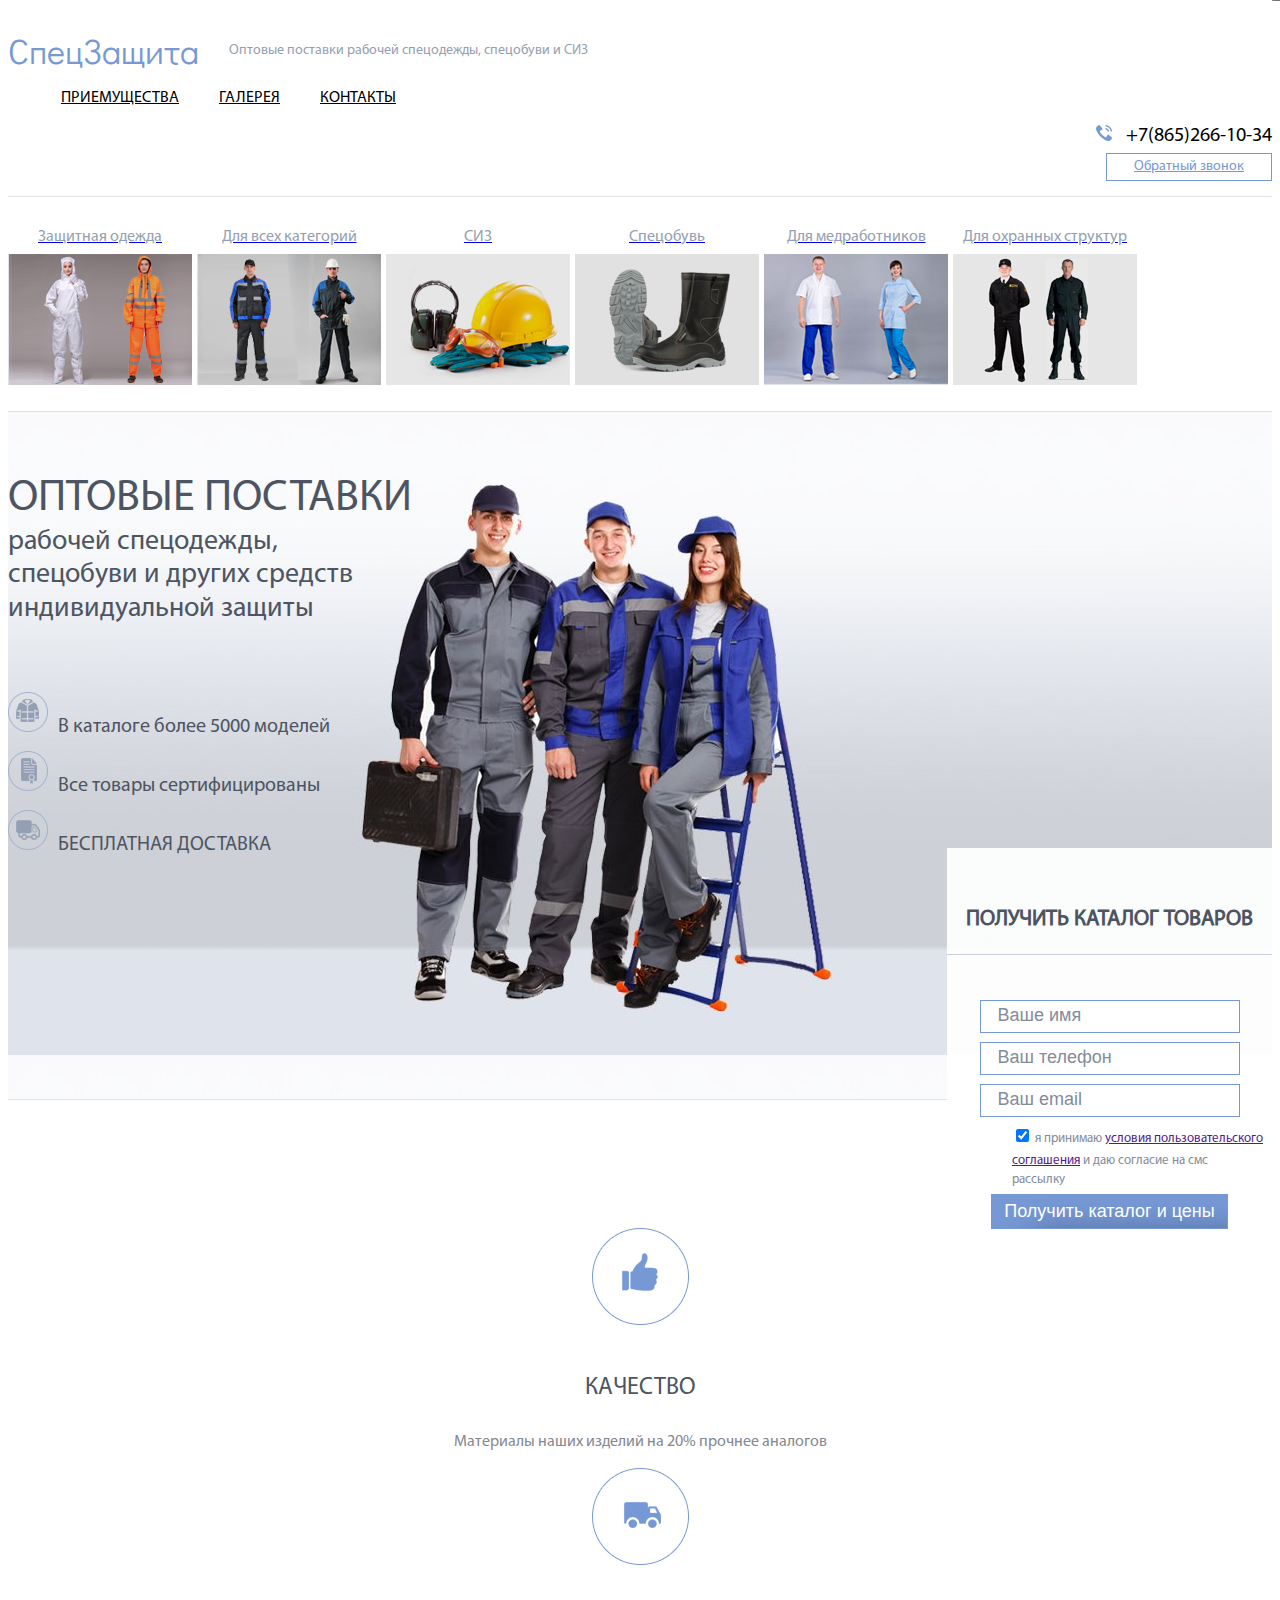
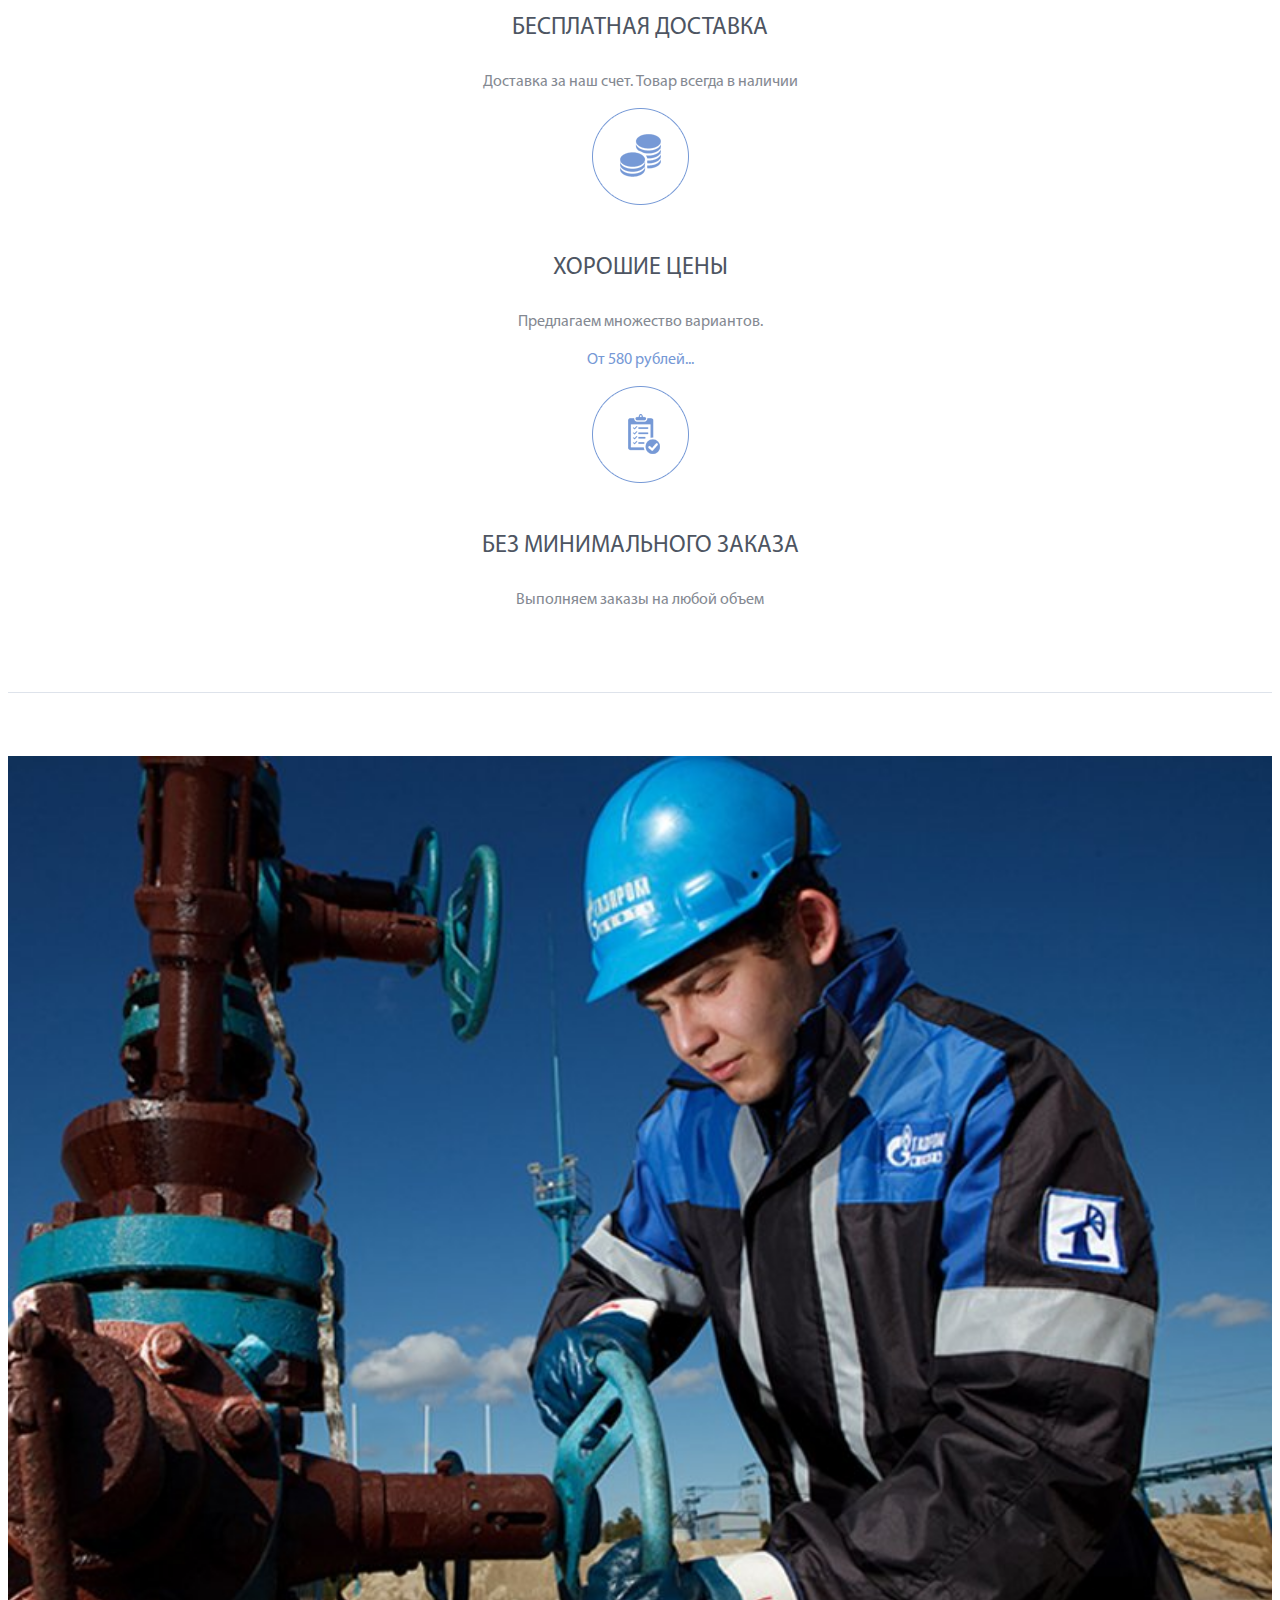
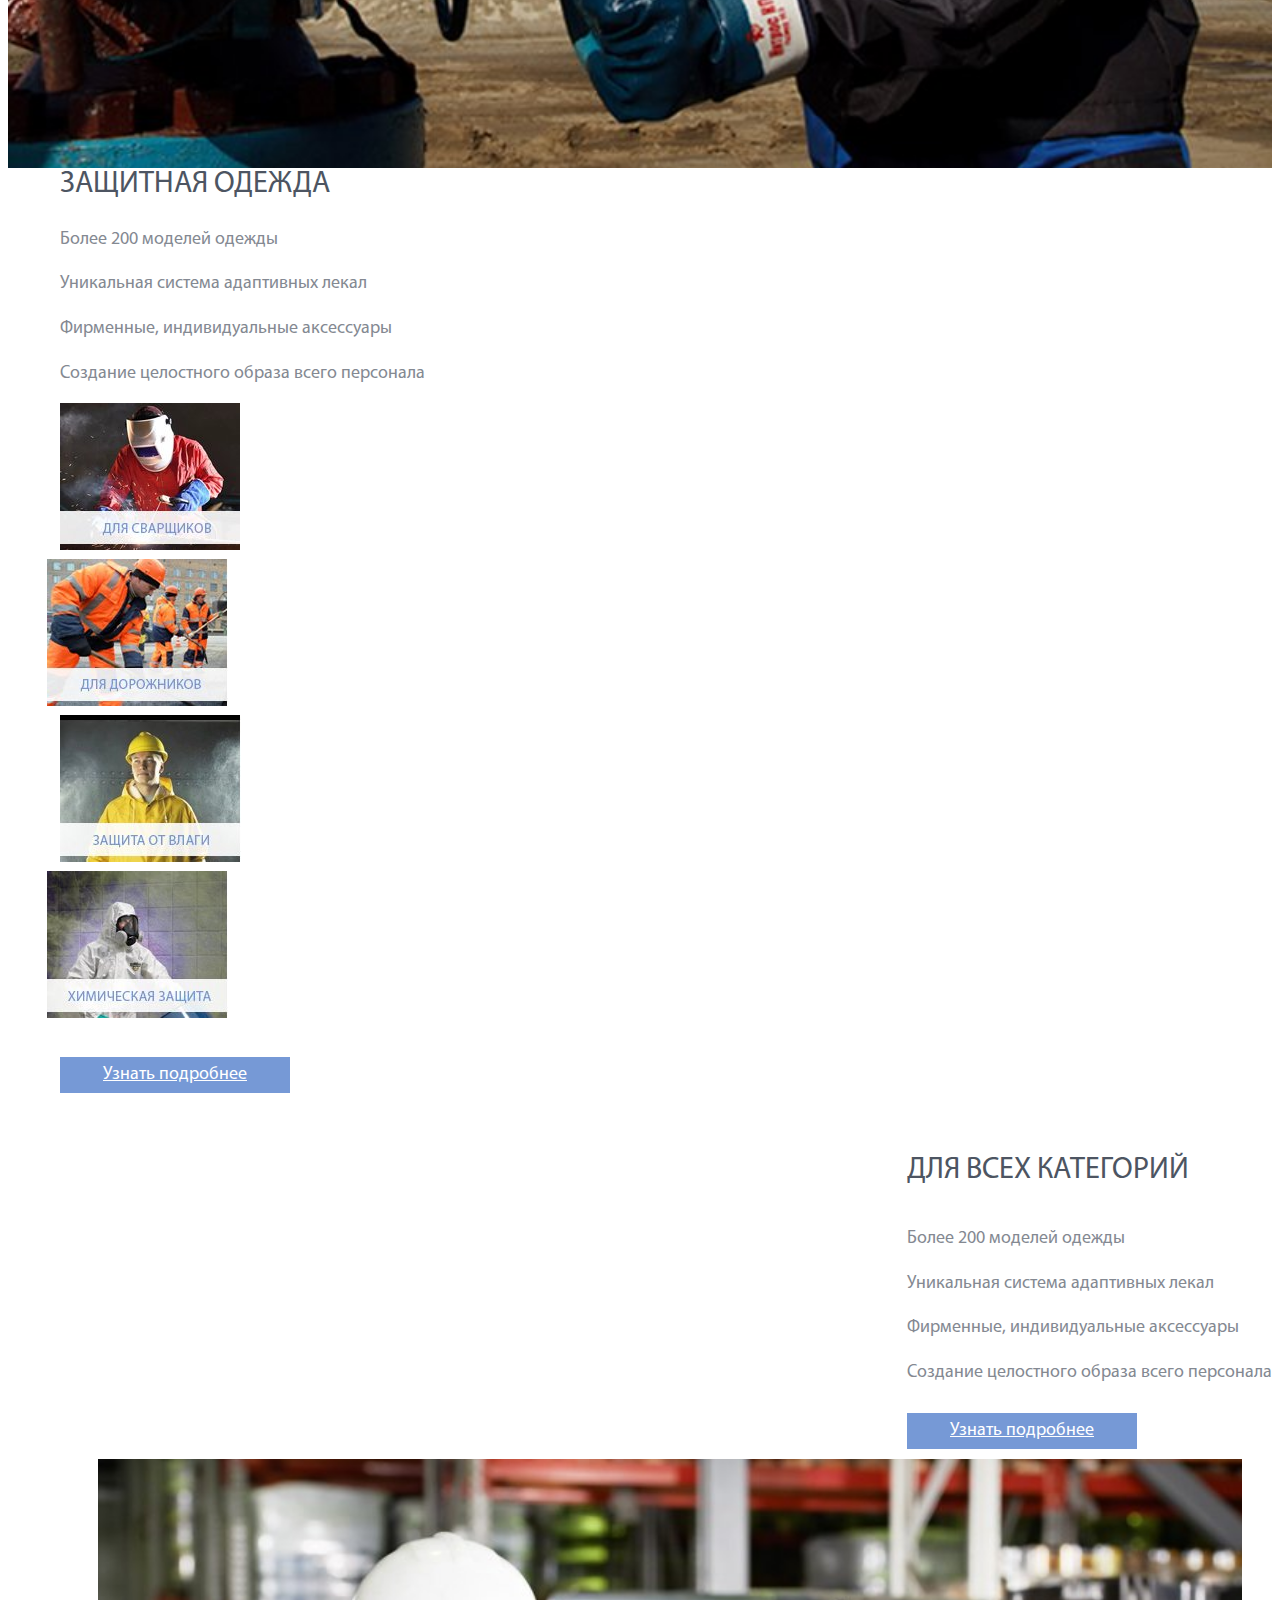
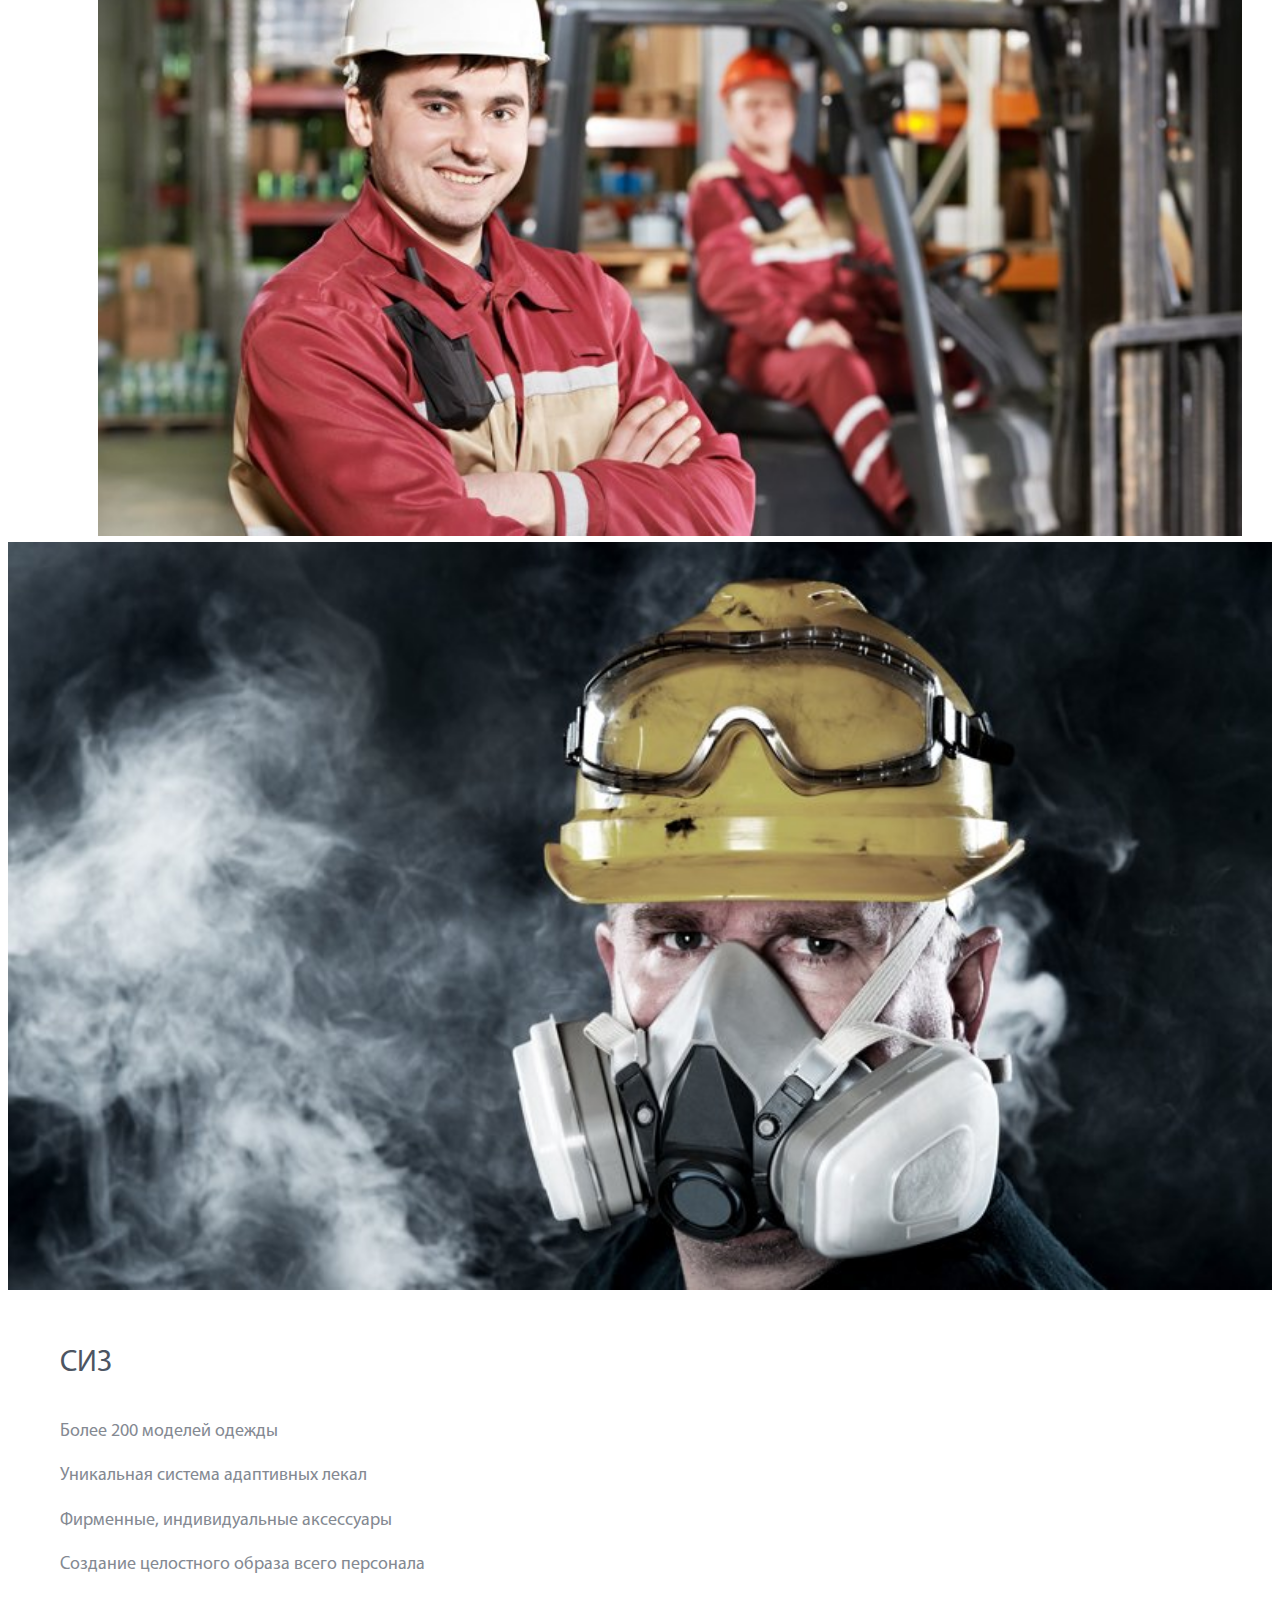
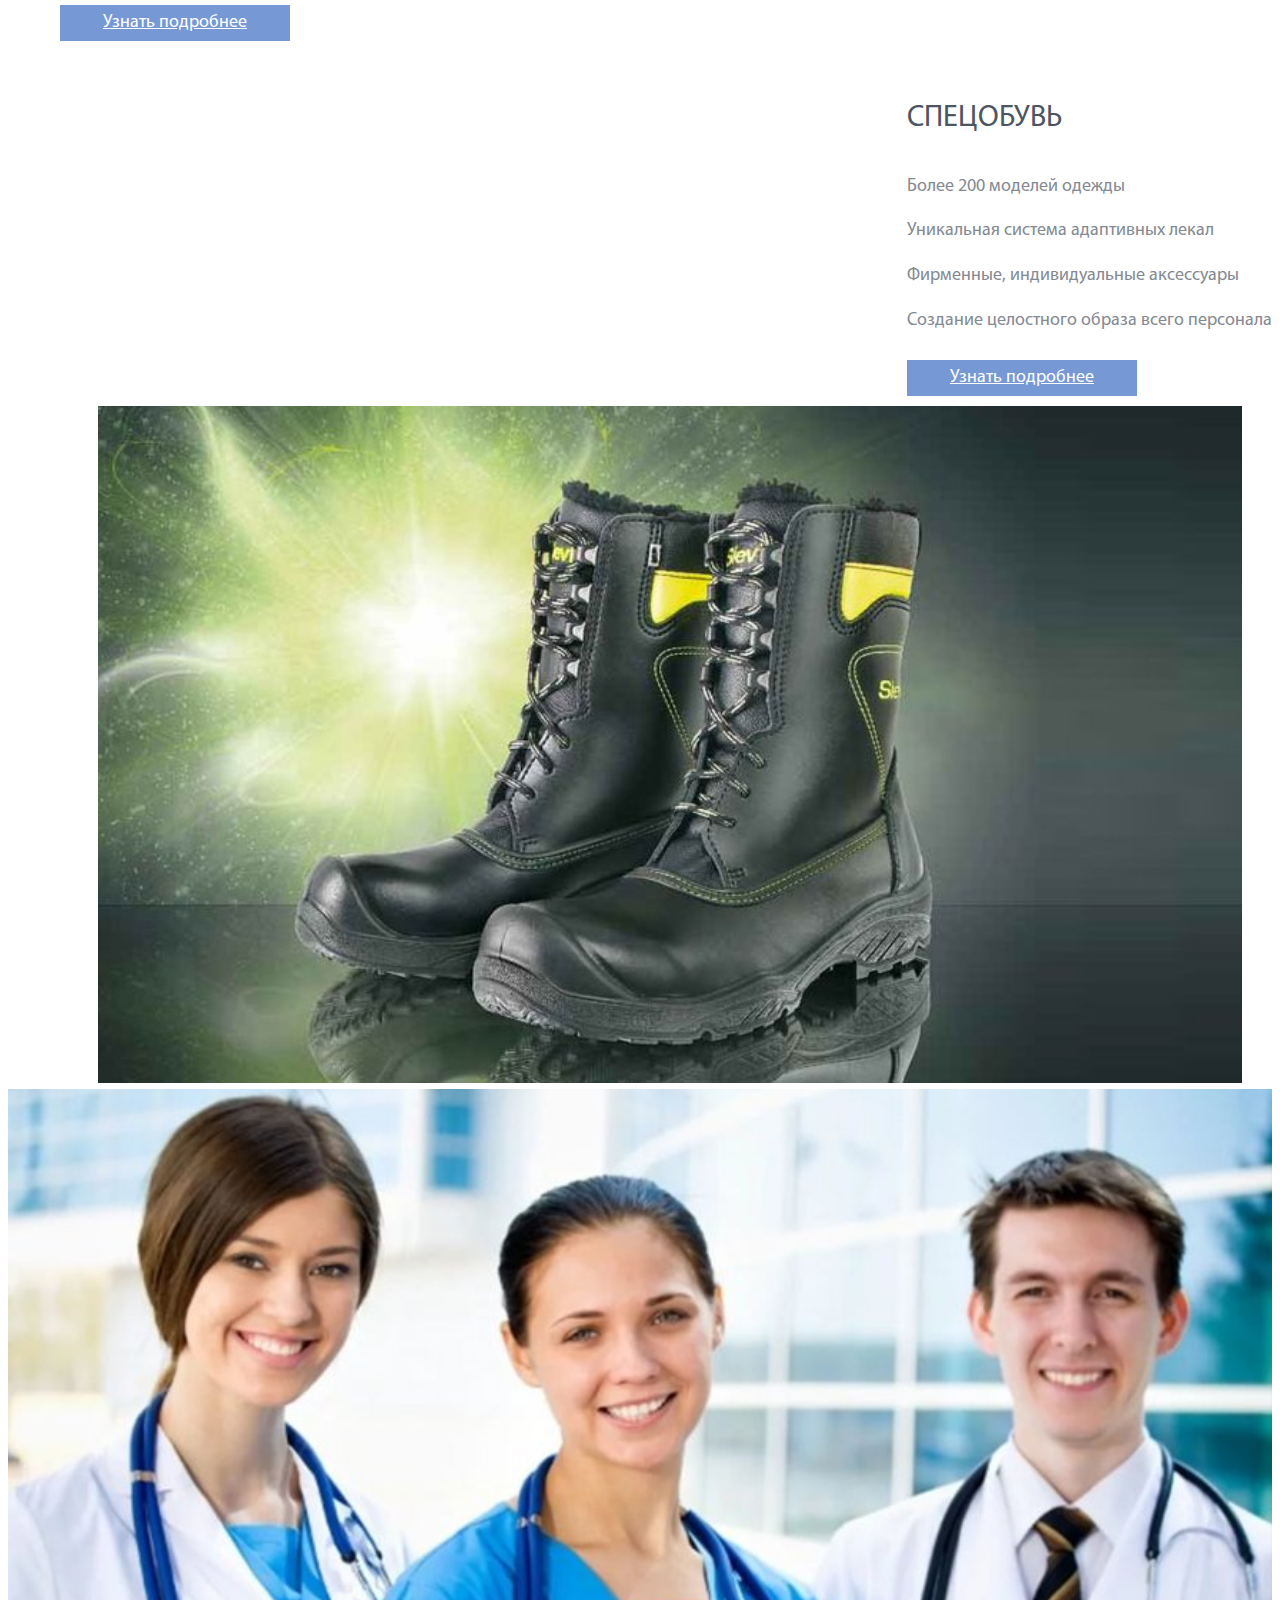
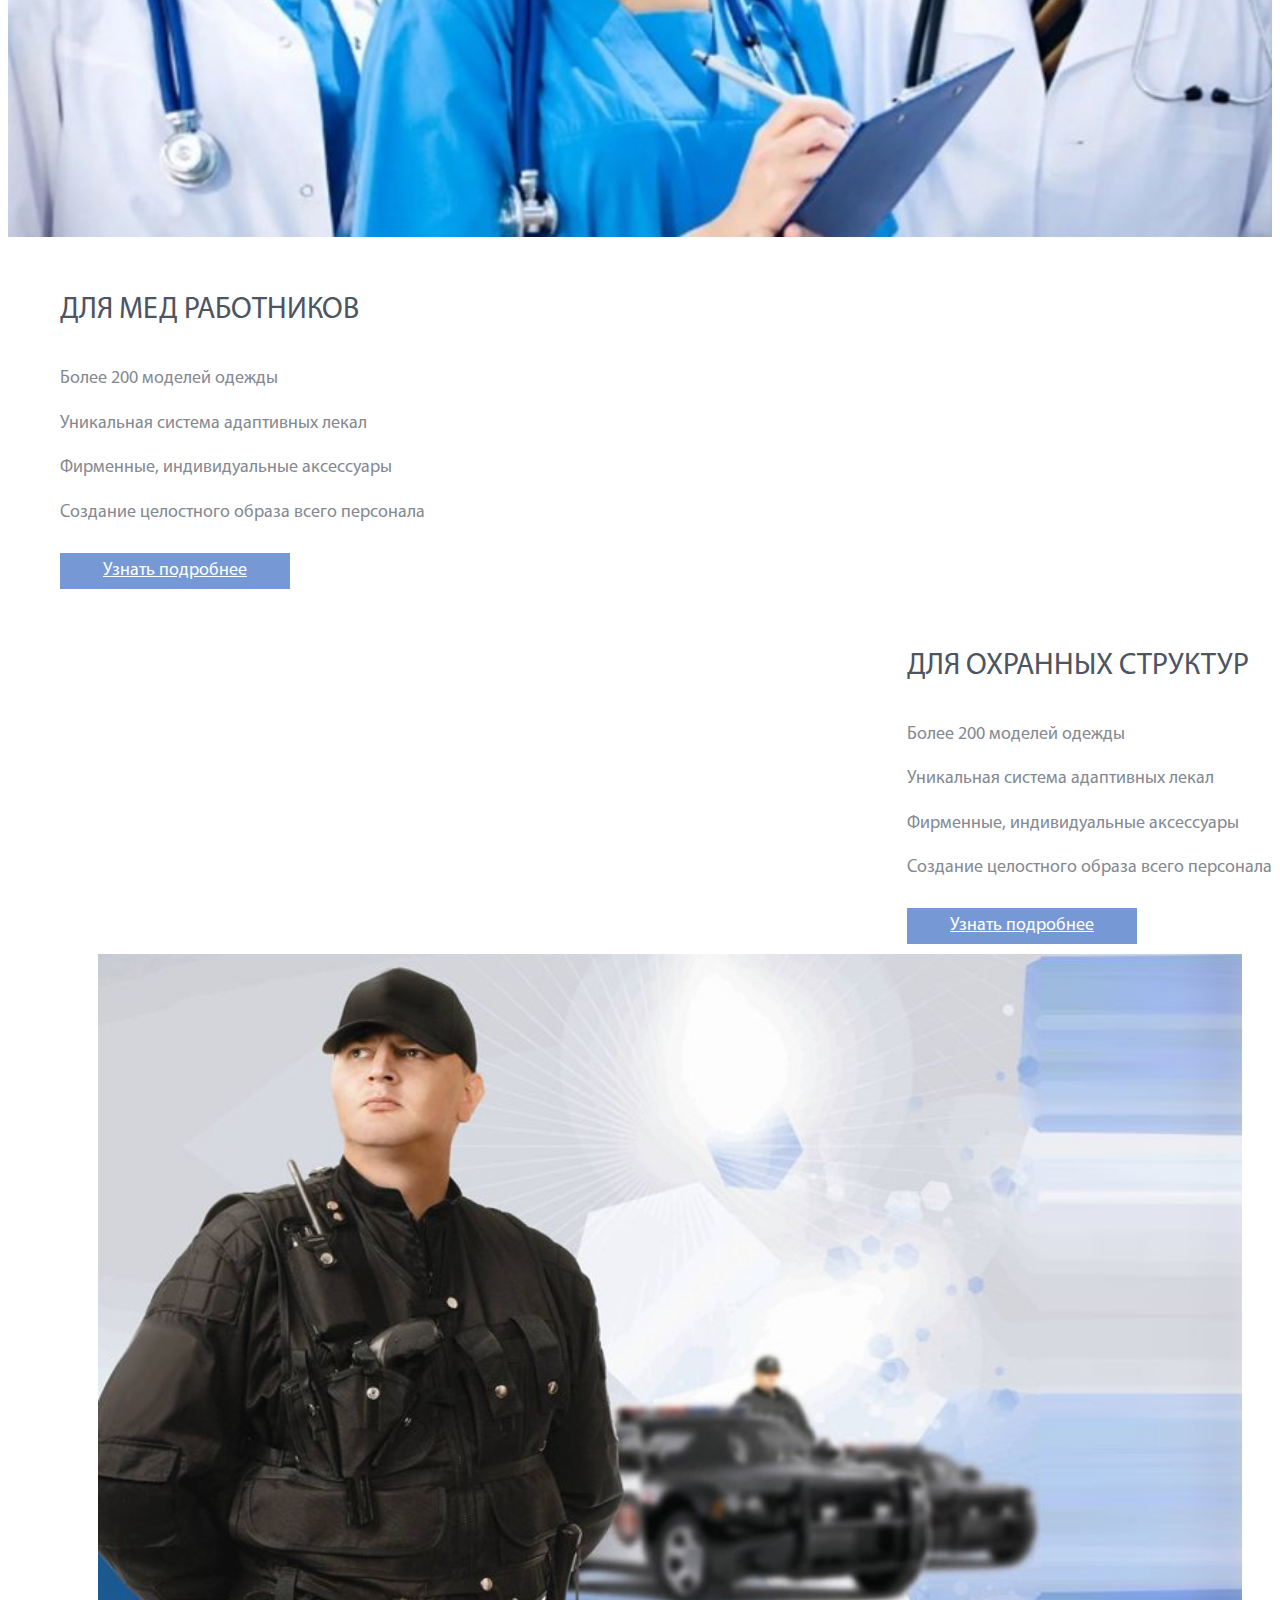
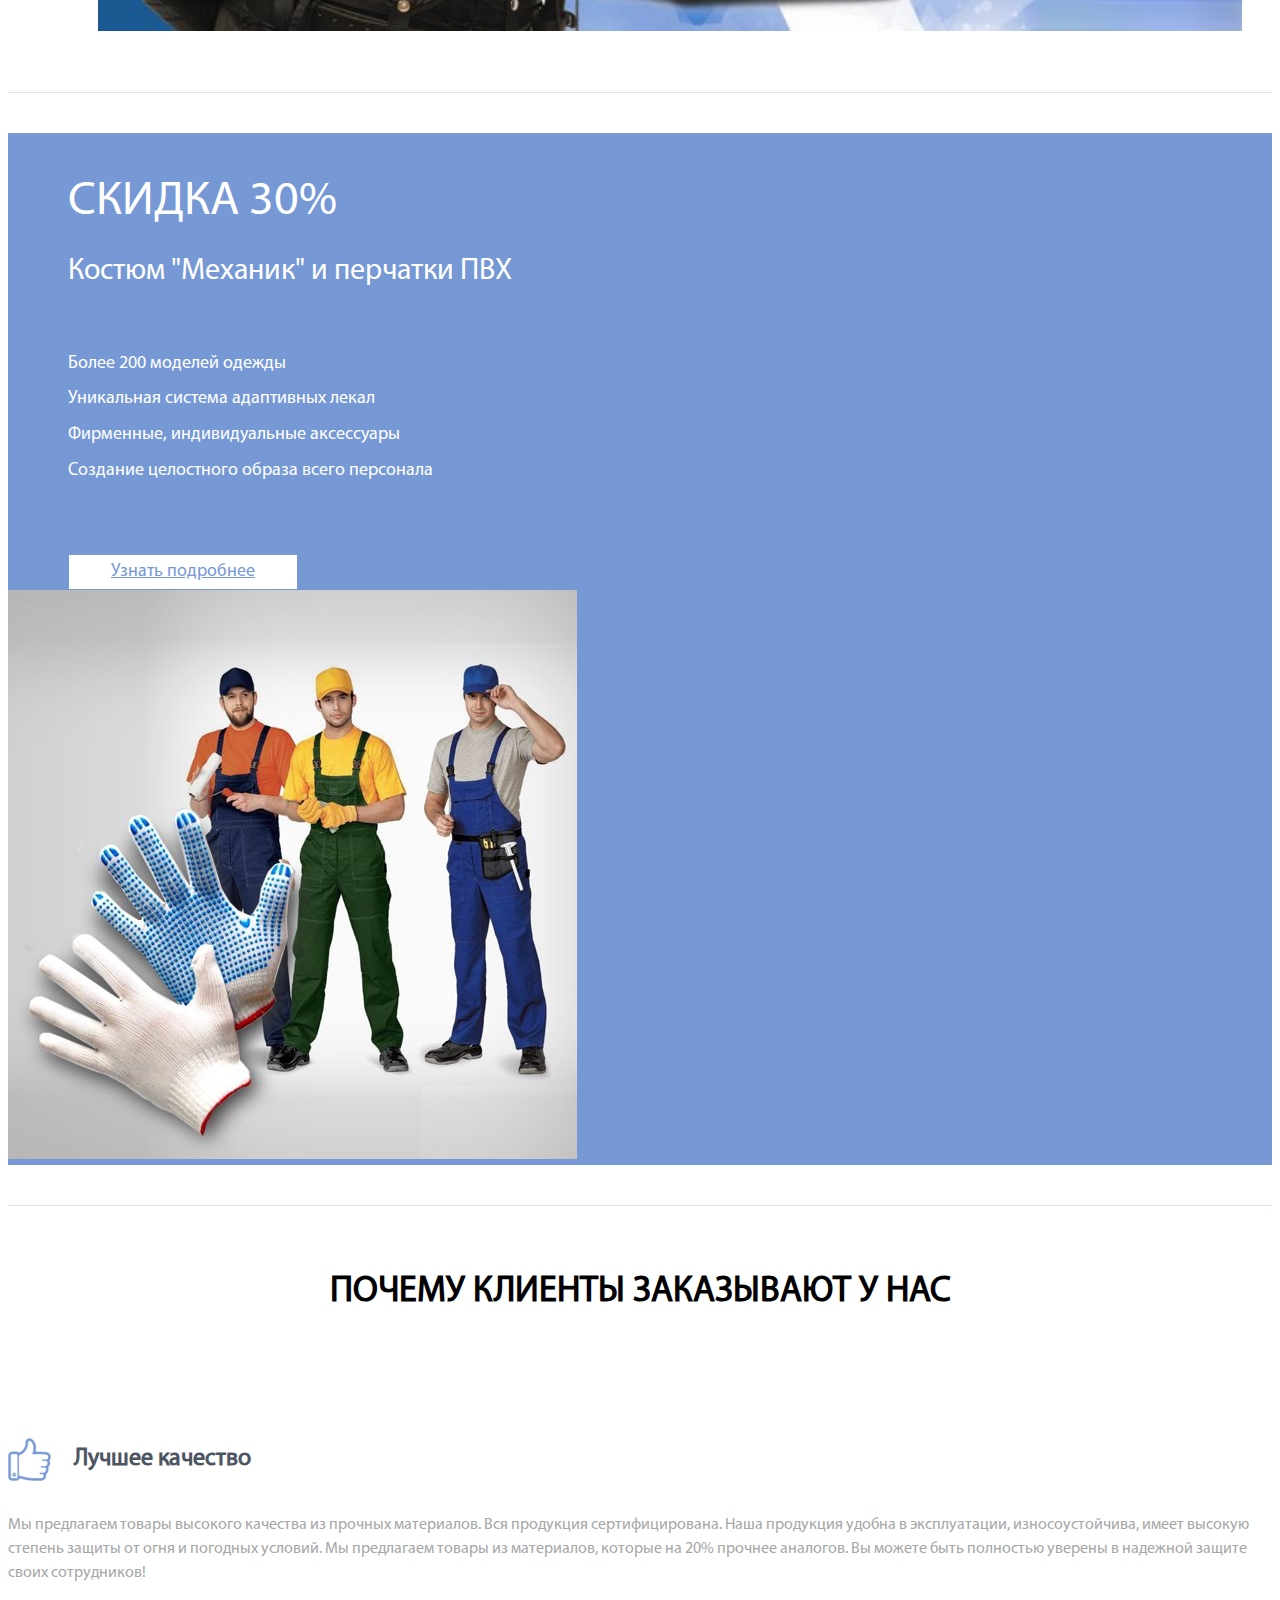
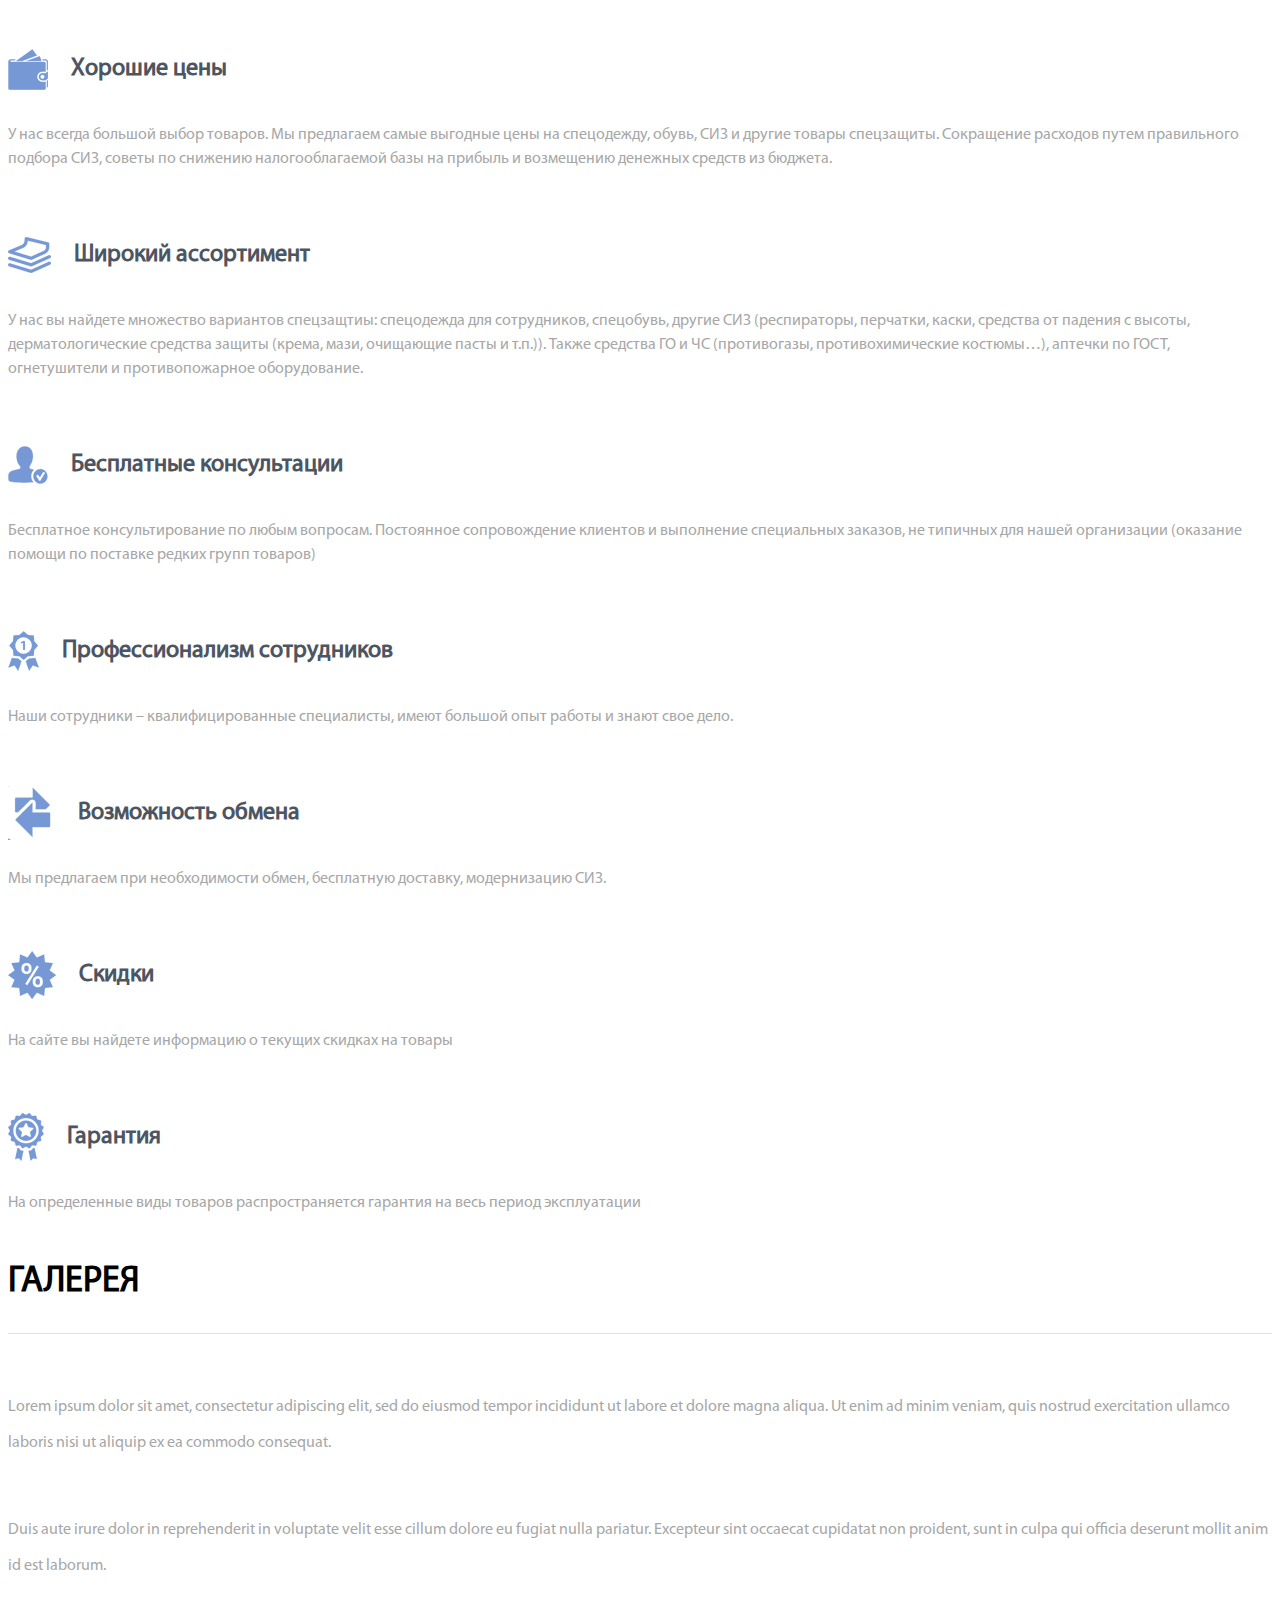
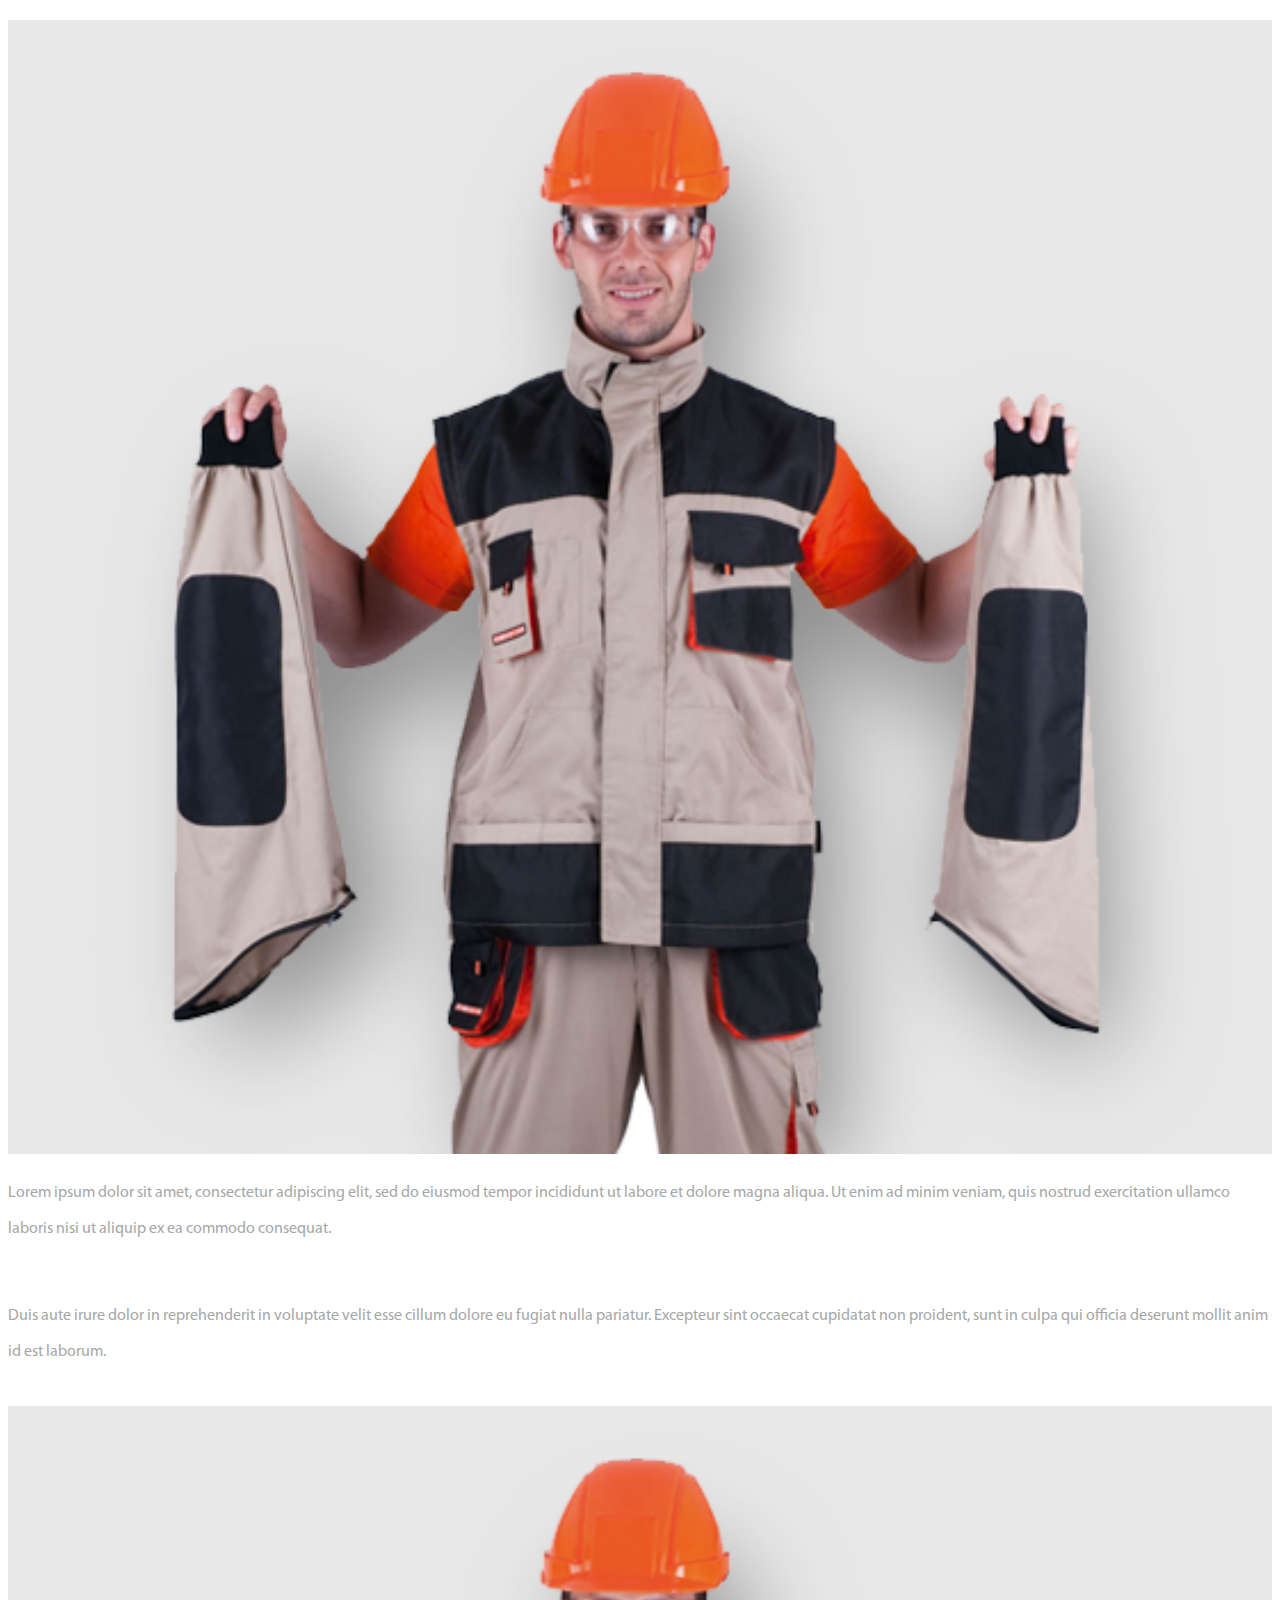
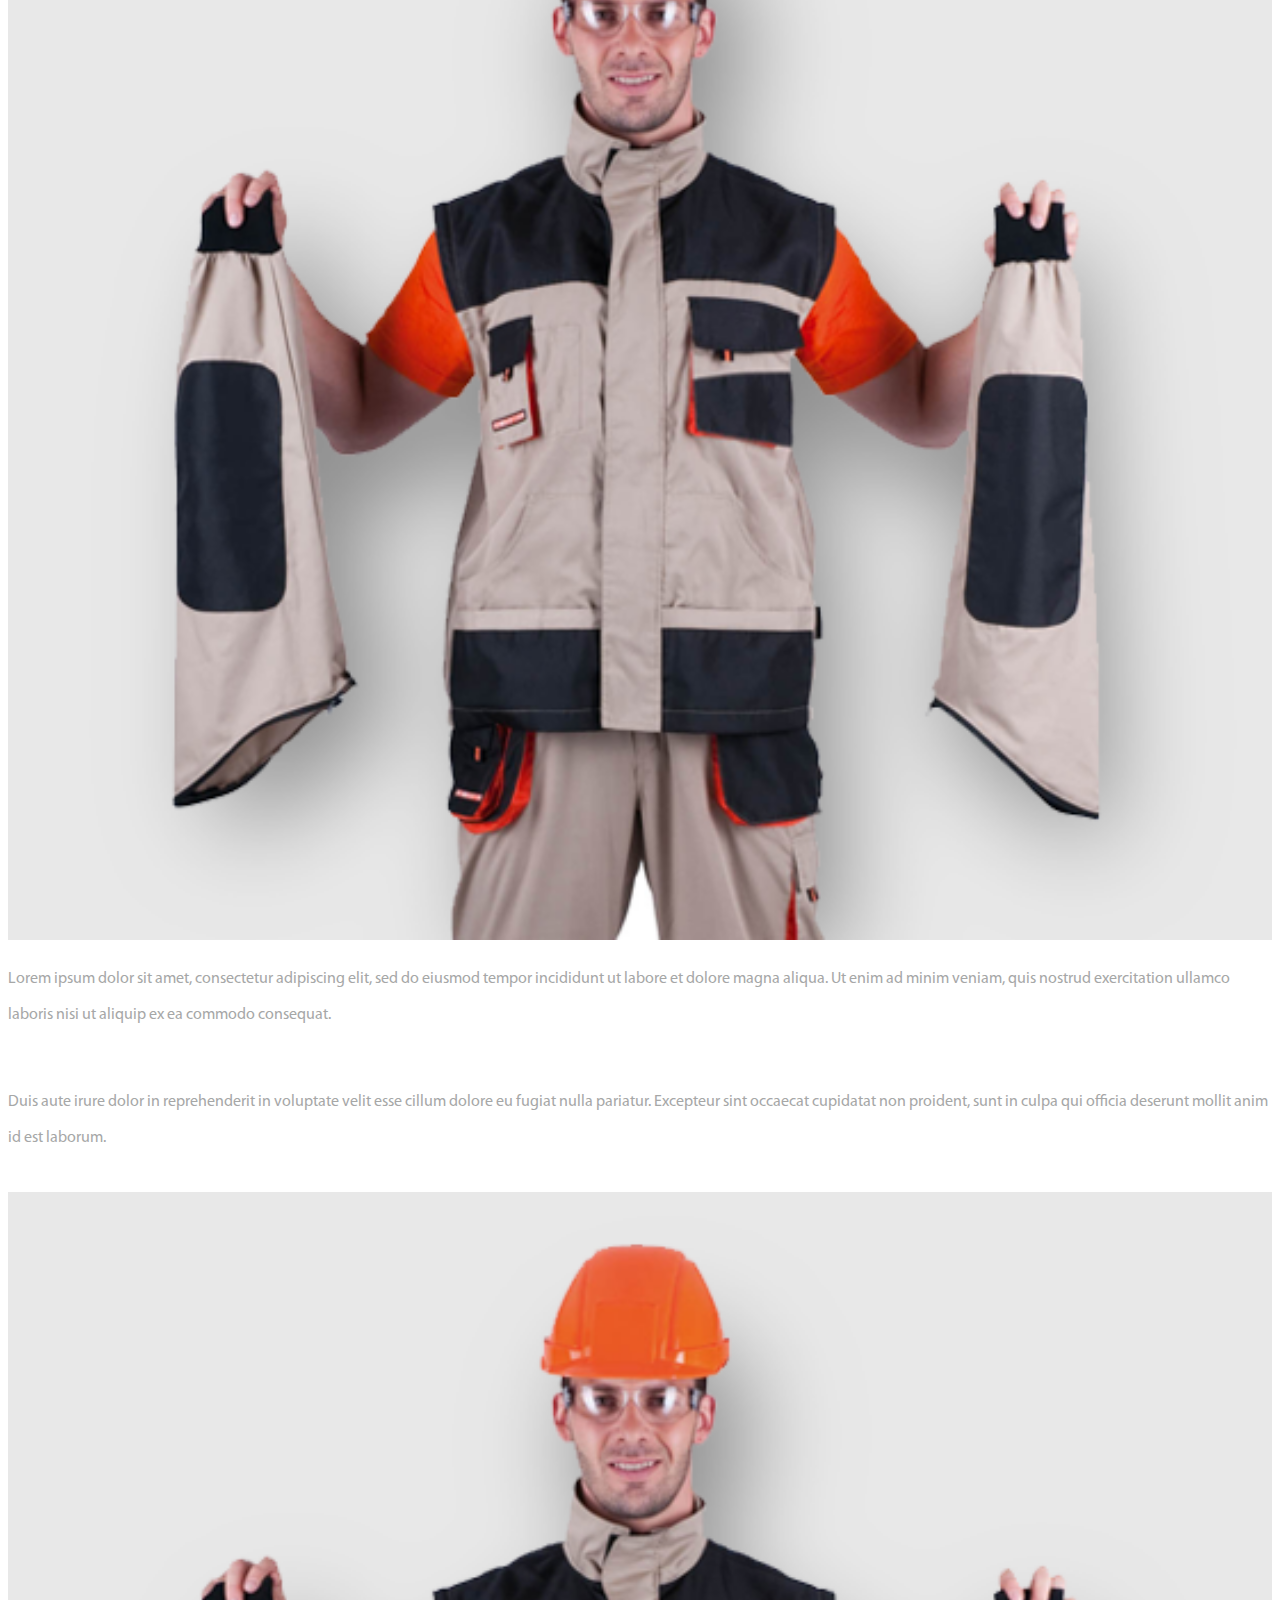
<file: speczashita/index.html>
<!doctype html>
<html lang="ru">
  <head>
    <!-- Required meta tags -->
    <meta charset="utf-8">
    <meta name="viewport" content="width=device-width, initial-scale=1, shrink-to-fit=no">
    <link rel="stylesheet" href="css/style.css">
    <link rel="stylesheet" type="text/css" href="./slick/slick.css">
    <link rel="stylesheet" type="text/css" href="./slick/slick-theme.css">

    <!-- Bootstrap CSS -->
    <link rel="stylesheet" href="https://maxcdn.bootstrapcdn.com/bootstrap/4.0.0-beta.3/css/bootstrap.min.css" integrity="sha384-Zug+QiDoJOrZ5t4lssLdxGhVrurbmBWopoEl+M6BdEfwnCJZtKxi1KgxUyJq13dy" crossorigin="anonymous">
    <link href="https://fonts.googleapis.com/css?family=Didact+Gothic&amp;subset=cyrillic" rel="stylesheet">
    <title>Спец защита</title>
  </head>
  <body>
    <header>
      <div class="container">
        <div class="row">
          <div class="col-lg-5">
            <div class="logo">
              <div class="logo-img">СпецЗащита</div>
              <div class="logo-text">Оптовые поставки рабочей спецодежды, спецобуви и СИЗ</div>
            </div>
          </div>
          <a href="#0" class="cd-nav-trigger"><p class="mn">меню</p><span></span></a>
          <div class="col-lg-4 col-md-6">
            <nav>
              <ul>
                <li><a class="bot" href="#about">Приемущества</a></li>
                <li><a class="bot" href="#gallery">Галерея</a></li>
                <li><a class="bot" href="#map">Контакты</a></li>
              </ul>
            </nav>
          </div>
          <div class="col-lg-3 col-md-6">
            <div class="hedaer-info">
              <div class="header-phone">
                <img src="img/header-phone.png" alt=""> +7(865)266-10-34
              </div>
              <a class="header-link" data-toggle="modal" data-target="#exampleModalCenter" href="">Обратный звонок</a>
            </div>
          </div>
        </div>
      </div>
    </header>
    <section id="category">
      <div class="container category-list">
        <div class="category-item open">
          <a class="bot" href="#clothing">
            <p>Защитная одежда</p>
            <img src="img/category-1.png" alt="">
            <span><img src="img/down.png" alt=""></span>
          </a>
        </div>
        <div class="category-item">
          <a class="bot" href="#forall">
            <p>Для всех категорий</p>
            <img src="img/category-2.png" alt="">
            <span><img src="img/down.png" alt=""></span>
          </a>
        </div>
        <div class="category-item">
          <a class="bot" href="#siz">
            <p>СИЗ</p>
            <img src="img/category-3.png" alt="">
            <span><img src="img/down.png" alt=""></span>
          </a>  
        </div>
        <div class="category-item">
          <a class="bot" href="#footwear">
            <p>Спецобувь</p>
            <img src="img/category-4.png" alt="">
            <span><img src="img/down.png" alt=""></span>
          </a>
        </div>
        <div class="category-item">
          <a class="bot" href="#medwork">
            <p>Для медработников</p>
            <img src="img/category-5.png" alt="">
            <span><img src="img/down.png" alt=""></span>
          </a>
        </div>
        <div class="category-item">
          <a class="bot" href="#security">
            <p>Для охранных структур</p>
            <img src="img/category-6.png" alt="">
            <span><img src="img/down.png" alt=""></span>
          </a>
        </div>
      </div> 
    </section>
    <main>
      <div class="container">
      <div class="popap-list">
          <div class="popap-item"><img src="img/popap-1.png" alt=""></div>
          <div class="popap-item"><img src="img/popap-2.png" alt=""></div>
          <div class="popap-item"><img src="img/popap-3.png" alt=""></div>
          <div class="popap-item"><img src="img/popap-4.png" alt=""></div>
        </div>
        <div class="row">
          <div class="col-lg-8 col-md-7 col-sm-6">
            <div class="main-info">
              <h1><span>Оптовые поставки</span><br> рабочей спецодежды,<br> спецобуви и других средств<br> индивидуальной защиты</h1>
              <ul>
                <li><img src="img/1.png" alt="">В каталоге более 5000 моделей</li>
                <li><img src="img/2.png" alt="">Все товары сертифицированы</li>
                <li><img src="img/3.png" alt="">БЕСПЛАТНАЯ ДОСТАВКА</li>
              </ul>
            </div>
          </div>
          <div class="col-lg-4 col-md-5 col-sm-6 dfac">
            <div class="main-form">
              <h3>Получить каталог товаров</h3>
              <form id="forms1" method="post" action="form.php">
                <input type="text" name="name" placeholder="Ваше имя" required>
                <input type="text" name="phone" placeholder="Ваш телефон" required>
                <input type="email" name="email" placeholder="Ваш email" required>
                <div class="form-check">
                      <label class="form-check-label">
                        <input type="checkbox" checked="" class="form-check-input" required="">
                        <span>я принимаю <a data-toggle="modal" data-target="#soglashenie" href="">условия пользовательского соглашения</a> и даю согласие на смс рассылку</span>
                      </label>
                    </div>
                <button type="submit">Получить каталог и цены</button>
              </form>
            </div>
          </div>
        </div>
      </div>
    </main>
    <section id="about">
      <div class="container">
        <div class="row">
          <div class="col-lg-3 col-6">
            <div class="about-item">
              <img src="img/about-like.png" alt="">
              <h3>КАЧЕСТВО</h3>
              <p>Материалы наших изделий на 20% прочнее аналогов</p>
            </div>
          </div>
          <div class="col-lg-3 col-6">
            <div class="about-item">
              <img src="img/about-car.png" alt="">
              <h3>БЕСПЛАТНАЯ ДОСТАВКА</h3>
              <p>Доставка за наш счет. Товар всегда в наличии</p>
            </div>
          </div>
          <div class="col-lg-3 col-6">
            <div class="about-item">
              <img src="img/about-money.png" alt="">
              <h3>ХОРОШИЕ ЦЕНЫ</h3>
              <p>Предлагаем множество вариантов. <br><br><span>От 580 рублей... </span></p>
            </div>
          </div>
          <div class="col-lg-3 col-6">
            <div class="about-item">
              <img src="img/about-list.png" alt="">
              <h3>БЕЗ МИНИМАЛЬНОГО ЗАКАЗА</h3>
              <p>Выполняем заказы на любой объем</p>
            </div>
          </div>
        </div>
      </div>
    </section>
    <section id="clothing">
      <div class="container-fluid">
        <div class="row">
          <div class="col-lg-6 col-md-6 dp-none">
            <div class="clothing-img"><img src="img/clothing-img.jpg" alt=""></div>
          </div>
          <div class="col-lg-6 col-md-6">
            <div class="clothing-info">
              <h3>Защитная одежда</h3>
              <ul>
                <li>Более 200 моделей одежды</li>
                <li>Уникальная система адаптивных лекал</li>
                <li>Фирменные, индивидуальные аксессуары</li>
                <li>Создание целостного образа всего персонала</li>
              </ul>
              <div class="bad"><img class="none-dp" src="img/man.jpg" alt=""></div>

              <div class="cat">
                <div class="cat-img mr15"><img src="img/m1.png" alt=""></div>
                <div class="cat-img"><img src="img/m2.png" alt=""></div>
                <div class="cat-img mr15"><img src="img/m3.png" alt=""></div>
                <div class="cat-img"><img src="img/m4.png" alt=""></div>
              </div>

              <div class="row dp-none">
                <div class="col-6 col-md-3">
                  <div class="clothing-info-img"><img src="img/clothing-info-1.jpg" alt=""></div> 
                </div>
                <div class="col-6 col-md-3 ml13">
                  <div class="clothing-info-img"><img src="img/clothing-info-2.jpg" alt=""></div>
                </div>
              </div>
              <div class="row dp-none">
                <div class="col-6 col-md-3">
                  <div class="clothing-info-img"><img src="img/clothing-info-3.jpg" alt=""></div>
                </div>
                <div class="col-6 col-md-3 ml13">
                  <div class="clothing-info-img"><img src="img/clothing-info-4.jpg" alt=""></div>
                </div>
              </div>
              <a data-toggle="modal" data-target="#exampleModalCenter" href="">Узнать подробнее</a>
            </div>
          </div>
        </div>
      </div>
    </section>
    <section id="forall">
      <div class="container-fluid">
        <div class="row">
          <div class="col-lg-6 col-md-6 justify-content-flex-end">
            <div class="forall-info">
              <h3>Для всех категорий</h3>
              <ul>
                <li>Более 200 моделей одежды</li>
                <li>Уникальная система адаптивных лекал</li>
                <li>Фирменные, индивидуальные аксессуары</li>
                <li>Создание целостного образа всего персонала</li>
              </ul>
              <div class="bad"><img class="none-dp" src="img/man-1.png" alt=""></div>
              <a data-toggle="modal" data-target="#exampleModalCenter" href="">Узнать подробнее</a>
            </div>
          </div>
          <div class="col-lg-6 col-md-6 dp-none">
            <div class="forall-img"><img src="img/forall-img.jpg" alt=""></div>
          </div>
        </div>
      </div>
    </section>
    <section id="siz">
      <div class="container-fluid">
        <div class="row">
          <div class="col-lg-6 col-md-6 dp-none">
            <div class="siz-img"><img src="img/siz-img.jpg" alt=""></div>
          </div>
          <div class="col-lg-6 col-md-6">
            <div class="siz-info">
              <h3>Сиз</h3>
              <ul>
                <li>Более 200 моделей одежды</li>
                <li>Уникальная система адаптивных лекал</li>
                <li>Фирменные, индивидуальные аксессуары</li>
                <li>Создание целостного образа всего персонала</li>
              </ul>
              <div class="bad"><img class="none-dp" src="img/man-2.png" alt=""></div>
              <a data-toggle="modal" data-target="#exampleModalCenter" href="">Узнать подробнее</a>
            </div>
          </div>
        </div>
      </div>
    </section>
    <section id="footwear">
      <div class="container-fluid">
        <div class="row">
          <div class="col-lg-6 col-md-6 justify-content-flex-end">
            <div class="footwear-info">
              <h3>Спецобувь</h3>
              <ul>
                <li>Более 200 моделей одежды</li>
                <li>Уникальная система адаптивных лекал</li>
                <li>Фирменные, индивидуальные аксессуары</li>
                <li>Создание целостного образа всего персонала</li>
              </ul>
              <div class="bad"><img class="none-dp" src="img/boot.png" alt=""></div>
              <a data-toggle="modal" data-target="#exampleModalCenter" href="">Узнать подробнее</a>
            </div>
          </div>
          <div class="col-lg-6 col-md-6 dp-none">
            <div class="footwear-img"><img src="img/footwear-img.jpg" alt=""></div>
          </div>
        </div>
      </div>
    </section>
    <section id="medwork">
      <div class="container-fluid">
        <div class="row">
          <div class="col-lg-6 col-md-6 dp-none">
            <div class="medwork-img"><img src="img/medwork-img.jpg" alt=""></div>
          </div>
          <div class="col-lg-6 col-md-6">
            <div class="medwork-info">
              <h3>Для мед работников</h3>
              <ul>
                <li>Более 200 моделей одежды</li>
                <li>Уникальная система адаптивных лекал</li>
                <li>Фирменные, индивидуальные аксессуары</li>
                <li>Создание целостного образа всего персонала</li>
              </ul>
              <div class="bad"><img class="none-dp" src="img/man-3.png" alt=""></div>
              <a data-toggle="modal" data-target="#exampleModalCenter" href="">Узнать подробнее</a>
            </div>
          </div>
        </div>
      </div>
    </section>
    <section id="security">
      <div class="container-fluid">
        <div class="row">
          <div class="col-lg-6 col-md-6 justify-content-flex-end">
            <div class="security-info">
              <h3>Для охранных структур</h3>
              <ul>
                <li>Более 200 моделей одежды</li>
                <li>Уникальная система адаптивных лекал</li>
                <li>Фирменные, индивидуальные аксессуары</li>
                <li>Создание целостного образа всего персонала</li>
              </ul>
              <div class="bad"><img class="none-dp" src="img/oxpaha.png" alt=""></div>
              <a data-toggle="modal" data-target="#exampleModalCenter" href="">Узнать подробнее</a>
            </div>
          </div>
          <div class="col-lg-6 col-md-6 dp-none">
            <div class="security-img"><img src="img/security-img.jpg" alt=""></div>
          </div>
        </div>
      </div>
    </section>
    <section id="sell">
      <div class="container">
        <div class="row">
          <div class="col-lg-6 col-md-12">
            <div class="sell-info">
              <h2>СКИДКА 30%</h2>
              <strong>Костюм "Механик" и перчатки ПВХ</strong>
              <ul>
                <li>Более 200 моделей одежды</li>
                <li>Уникальная система адаптивных лекал</li>
                <li>Фирменные, индивидуальные аксессуары</li>
                <li>Создание целостного образа всего персонала</li>
              </ul>
              <a data-toggle="modal" data-target="#exampleModalCenter1" href="">Узнать подробнее</a>
            </div>
          </div>
          <div class="col-lg-6 col-md-12">
            <div class="sell-img dp-none"><img src="img/sell-img.jpg" alt=""></div>
            <div class="bad"><img class="none-dp" src="img/rab.png" alt=""></div>
          </div>
        </div>
      </div>
    </section>
    <section id="why">
      <div class="container">
        <h2>ПОЧЕМУ КЛИЕНТЫ ЗАКАЗЫВАЮТ У НАС</h2>
        <div class="row">
          <div class="col-lg-6">
            <div class="why-item">
              <div class="why-title"> 
                <img src="img/like.png" alt=""><h3>Лучшее качество</h3>
              </div>
              <p>Мы предлагаем товары высокого качества из прочных материалов. Вся 
продукция сертифицирована. Наша продукция удобна в эксплуатации, 
износоустойчива, имеет высокую степень защиты от огня и погодных 
условий. Мы предлагаем товары из материалов, которые на 20% прочнее 
аналогов. Вы можете быть полностью уверены в надежной защите своих 
сотрудников!</p>
            </div>
          </div>
          <div class="col-lg-6">
            <div class="why-item">
              <div class="why-title">
                <img src="img/pay.png" alt=""><h3>Хорошие цены</h3>
              </div>
              <p>У нас всегда большой выбор товаров. Мы предлагаем самые выгодные цены 
на спецодежду, обувь, СИЗ и другие товары спецзащиты. Сокращение 
расходов путем правильного подбора СИЗ, советы по снижению 
налогооблагаемой базы на прибыль и возмещению денежных средств из 
бюджета.</p>
            </div>
          </div>
          <div class="col-lg-6">
            <div class="why-item">
              <div class="why-title">
                <img src="img/list.png" alt=""><h3>Широкий ассортимент</h3>
              </div>
              <p>У нас вы найдете множество вариантов спецзащтиы: спецодежда для 
сотрудников,  спецобувь, другие СИЗ (респираторы, перчатки, каски, 
средства от падения с высоты, дерматологические средства защиты 
(крема, мази, очищающие пасты и т.п.)). Также средства ГО и ЧС 
(противогазы, противохимические костюмы…), аптечки по ГОСТ, 
огнетушители и противопожарное оборудование. </p>
            </div>
          </div>
          <div class="col-lg-6">
            <div class="why-item">
              <div class="why-title">
                <img src="img/user.png" alt=""><h3>Бесплатные консультации</h3>
              </div>
              <p>Бесплатное консультирование по любым вопросам. Постоянное 
сопровождение клиентов и выполнение специальных заказов, не типичных 
для нашей организации (оказание помощи по поставке редких групп 
товаров)</p>
            </div>
          </div>
          <div class="col-lg-6">
            <div class="why-item">
              <div class="why-title">
                <img src="img/medal.png" alt=""><h3>Профессионализм сотрудников</h3>
              </div>
              <p>Наши сотрудники – квалифицированные специалисты, имеют большой 
опыт работы и знают свое дело.</p>
            </div>
          </div>
          <div class="col-lg-6">
            <div class="why-item">
              <div class="why-title">
                <img src="img/left-right.png" alt=""><h3>Возможность обмена</h3>
              </div>
              <p>Мы предлагаем при необходимости обмен, бесплатную доставку, 
модернизацию СИЗ.</p>
            </div>
          </div>
          <div class="col-lg-6">
            <div class="why-item">
              <div class="why-title">
                <img src="img/sell.png" alt=""><h3>Скидки</h3>
              </div>
              <p>На сайте вы найдете информацию о текущих скидках на товары</p>
            </div>
          </div>
          <div class="col-lg-6">
            <div class="why-item">
              <div class="why-title">
                <img src="img/medal-icon.png" alt=""><h3>Гарантия</h3>
              </div>
              <p>На определенные виды товаров распространяется гарантия на весь период 
эксплуатации</p>
            </div>
          </div>
        </div>
      </div>
    </section>
    <div class="container"><h2 class="gallery-title">Галерея</h2></div>  
    <section id="gallery">
      <div class="container gallary">
        <div class="gallery-item">
          <div class="row">
            <div class="col-lg-6">
              <div class="gallary-info">
                <p>Lorem ipsum dolor sit amet, consectetur adipiscing elit, sed do eiusmod tempor 
incididunt ut labore et dolore magna aliqua. Ut enim ad minim veniam, quis 
nostrud exercitation ullamco laboris nisi ut aliquip ex ea commodo consequat. </p>
                <p>Duis aute irure dolor in reprehenderit in voluptate velit esse cillum dolore eu 
fugiat nulla pariatur. Excepteur sint occaecat cupidatat non proident, sunt in 
culpa qui officia deserunt mollit anim id est laborum.</p>
              </div>
            </div>
            <div class="col-lg-6">
              <div class="gallary-img">
                <img src="img/gallary-1.png" alt="">
              </div>
            </div>
          </div>
        </div>
        <div class="gallery-item">
          <div class="row">
            <div class="col-lg-6">
              <div class="gallary-info">
                <p>Lorem ipsum dolor sit amet, consectetur adipiscing elit, sed do eiusmod tempor 
incididunt ut labore et dolore magna aliqua. Ut enim ad minim veniam, quis 
nostrud exercitation ullamco laboris nisi ut aliquip ex ea commodo consequat. </p>
                <p>Duis aute irure dolor in reprehenderit in voluptate velit esse cillum dolore eu 
fugiat nulla pariatur. Excepteur sint occaecat cupidatat non proident, sunt in 
culpa qui officia deserunt mollit anim id est laborum.</p>
              </div>
            </div>
            <div class="col-lg-6">
              <div class="gallary-img">
                <img src="img/gallary-1.png" alt="">
              </div>
            </div>
          </div>
        </div>
        <div class="gallery-item">
          <div class="row">
            <div class="col-lg-6">
              <div class="gallary-info">
                <p>Lorem ipsum dolor sit amet, consectetur adipiscing elit, sed do eiusmod tempor 
incididunt ut labore et dolore magna aliqua. Ut enim ad minim veniam, quis 
nostrud exercitation ullamco laboris nisi ut aliquip ex ea commodo consequat. </p>
                <p>Duis aute irure dolor in reprehenderit in voluptate velit esse cillum dolore eu 
fugiat nulla pariatur. Excepteur sint occaecat cupidatat non proident, sunt in 
culpa qui officia deserunt mollit anim id est laborum.</p>
              </div>
            </div>
            <div class="col-lg-6">
              <div class="gallary-img">
                <img src="img/gallary-1.png" alt="">
              </div>
            </div>
          </div>
        </div>
        <div class="gallery-item">
          <div class="row">
            <div class="col-lg-6">
              <div class="gallary-info">
                <p>Lorem ipsum dolor sit amet, consectetur adipiscing elit, sed do eiusmod tempor 
incididunt ut labore et dolore magna aliqua. Ut enim ad minim veniam, quis 
nostrud exercitation ullamco laboris nisi ut aliquip ex ea commodo consequat. </p>
                <p>Duis aute irure dolor in reprehenderit in voluptate velit esse cillum dolore eu 
fugiat nulla pariatur. Excepteur sint occaecat cupidatat non proident, sunt in 
culpa qui officia deserunt mollit anim id est laborum.</p>
              </div>
            </div>
            <div class="col-lg-6">
              <div class="gallary-img">
                <img src="img/gallary-1.png" alt="">
              </div>
            </div>
          </div>
        </div>
        <div class="gallery-item">
          <div class="row">
            <div class="col-lg-6">
              <div class="gallary-info">
                <p>Lorem ipsum dolor sit amet, consectetur adipiscing elit, sed do eiusmod tempor 
incididunt ut labore et dolore magna aliqua. Ut enim ad minim veniam, quis 
nostrud exercitation ullamco laboris nisi ut aliquip ex ea commodo consequat. </p>
                <p>Duis aute irure dolor in reprehenderit in voluptate velit esse cillum dolore eu 
fugiat nulla pariatur. Excepteur sint occaecat cupidatat non proident, sunt in 
culpa qui officia deserunt mollit anim id est laborum.</p>
              </div>
            </div>
            <div class="col-lg-6">
              <div class="gallary-img">
                <img src="img/gallary-1.png" alt="">
              </div>
            </div>
          </div>
        </div>
      </div>
    </section>
    <div class="container"><h2 class="comment-title">Отзывы наших клиентов</h2></div>  
    <section id="comment">
      <div class="container comment-slide">
        <div class="comment-item">
          <img src="img/comment-img.png" alt="">
          <h4>Название компании</h4>
          <p>«Lorem ipsum dolor sit amet, consectetur adipiscing elit, sed do eiusmod tempor incididunt ut labore et dolore magna aliqua. Ut enim ad minim 
veniam, quis nostrud exercitation ullamco laboris nisi ut aliquip ex ea commodo consequat. Duis aute irure dolor in reprehenderit in voluptate 
velit esse cillum dolore eu fugiat nulla pariatur. Excepteur sint occaecat cupidatat non proident, sunt in culpa qui officia deserunt 
mollit anim id est laborum.»</p>
          <p><span>Мазуренко В.И.,</span> генералный-директор</p>
        </div>
        <div class="comment-item">
          <img src="img/comment-img.png" alt="">
          <h4>Название компании</h4>
          <p>«Lorem ipsum dolor sit amet, consectetur adipiscing elit, sed do eiusmod tempor incididunt ut labore et dolore magna aliqua. Ut enim ad minim 
veniam, quis nostrud exercitation ullamco laboris nisi ut aliquip ex ea commodo consequat. Duis aute irure dolor in reprehenderit in voluptate 
velit esse cillum dolore eu fugiat nulla pariatur. Excepteur sint occaecat cupidatat non proident, sunt in culpa qui officia deserunt 
mollit anim id est laborum.»</p>
          <p><span>Мазуренко В.И.,</span> генералный-директор</p>
        </div>
        <div class="comment-item">
          <img src="img/comment-img.png" alt="">
          <h4>Название компании</h4>
          <p>«Lorem ipsum dolor sit amet, consectetur adipiscing elit, sed do eiusmod tempor incididunt ut labore et dolore magna aliqua. Ut enim ad minim 
veniam, quis nostrud exercitation ullamco laboris nisi ut aliquip ex ea commodo consequat. Duis aute irure dolor in reprehenderit in voluptate 
velit esse cillum dolore eu fugiat nulla pariatur. Excepteur sint occaecat cupidatat non proident, sunt in culpa qui officia deserunt 
mollit anim id est laborum.»</p>
          <p><span>Мазуренко В.И.,</span> генералный-директор</p>
        </div>
      </div>
    </section>
    <section id="main-bottom">
      <div class="container">
        <div class="row">
          <div class="col-lg-8 col-md-7">
            <div class="bottom-info">
              <h2><span>Оставьте заявку</span><br> на бесплатную консультацию</h2>
              <p>И мы вам перезвоним</p>
              <p class="ttu">НИЗКИЕ ЦЕНЫ от 580 руб.</p>
              <p>Узнайте цены на товары, скачав прайс-лист</p>
              <a href="">Скачать каталог</a>
            </div>
          </div>
          <div class="col-lg-4 col-md-5 dfac">
            <div class="bottom-form">
              <h3>Оставить заявку на БЕСПЛАТНУЮ консультацию</h3>
              <form id="forms2" method="post" action="form.php">
                <input type="text" name="name" placeholder="Ваше имя" required>
                <input type="text" name="phone" placeholder="Ваш телефон" required>
                <input type="email" name="email" placeholder="Ваш email" required>
                <div class="form-check">
                      <label class="form-check-label">
                        <input type="checkbox" checked="" class="form-check-input" required="">
                        <span>я принимаю <a data-toggle="modal" data-target="#soglashenie" href="">условия пользовательского соглашения</a> и даю согласие на смс рассылку</span>
                      </label>
                    </div>
                <button type="submit">Отправить</button>
              </form>
            </div>
          </div>
        </div>
      </div>
    </section>
    <section id="map">
      <div class="map">
        
        <script type="text/javascript" charset="utf-8" async src="https://api-maps.yandex.ru/services/constructor/1.0/js/?um=constructor%3Abfb372986ce4e84d3f473dc17ce7768c6923a617e288a507fa8069168eb320ad&amp;width=100%25&amp;height=100%&amp;lang=ru_RU&amp;scroll=false"></script>
      </div>
      <div class="container">
        <div class="row">
          <div class="offset-lg-8 col-lg-4 offset-md-7 col-md-5 pt70">
            <div class="map-contacts">
              <h3>Контакты</h3>
              <ul>
                <li><img src="img/icon-adres.png" alt="">г. Ставрополь <br><span>ул. 8-я Промышленная 16</span></li>
                <li><img src="img/icon-phone.png" alt="">+7(865)266-10-34</li>
                <li><img src="img/icon-mail.png" alt="">info@spets-zashita.ru</li>
              </ul>
              <div class="form-line"></div>
            </div>
          </div>
        </div>
      </div>
    </section>
    <footer>
      <div class="container">
        <div class="row">
          <div class="col-md-3 col-12">
            <div class="inn">ИНН 2635225106,<br> ОГРН 1172651000928</div>
          </div>
          <div class="col-md-5 col-12">
          	<div class="footer-link">
          		<a data-toggle="modal" data-target="#soglashenie" href="">Пользовательское соглашение</a>
          	</div>
          </div>
        </div>
      </div>
    </footer>
    <div class="mobile-menu">
      <ul class="mobile-cat">
        <li class="mobile-close"><img src="img/close.png" alt=""></li>
        <li><a href="#" class="btn-slide">Защитная одежда</a>
          <ul class="drop-menu">
            <li><a href="">Для сварщиков</a></li>
            <li><a href="">Для дорожников</a></li>
            <li><a href="">Защита от влаги</a></li>
            <li><a href="">Химическая защита</a></li>
          </ul>
        </li>
        <li><a class="bot" href="#forall">Для всех категорий</a></li>
        <li><a class="bot" href="#siz">СИЗ</a></li>
        <li><a class="bot" href="#footwear">Спецобувь</a></li>
        <li><a class="bot" href="#medwork">Для медработников</a></li>
        <li><a class="bot" href="#security">Для охранных структур</a></li>
      </ul>
      <ul class="mobile">
        <li><a class="bot" href="#about">Приемущества</a></li>
        <li><a class="bot" href="#gallery">Галерея</a></li>
        <li><a class="bot" href="#map">Контакты</a></li>
      </ul>
    </div>

    <div class="modal fade" id="exampleModalCenter" tabindex="-1" role="dialog" aria-hidden="true">
      <div class="modal-dialog" role="document">
        <div class="modal-content">
          <div class="modal-header">
            <h5 class="modal-title" id="exampleModalLongTitle1">Заказать обратный звонок</h5>
            <button type="button" class="close" data-dismiss="modal" aria-label="Close">
              <span aria-hidden="true">&times;</span>
            </button>
          </div>
          <div class="modal-body">
            <form  id="forms" method="post" action="modalform.php">
                <input type="text" name="name" placeholder="Ваше имя" required>
                <input type="text" name="phone" placeholder="Ваш телефон" required>
                <div class="form-check">
                      <label class="form-check-label">
                        <input type="checkbox" checked="" class="form-check-input" required="">
                        <span>я принимаю <a href="">условия пользовательского соглашения</a> и даю согласие на смс рассылку</span>
                      </label>
                    </div>
                <button class="send" type="submit">Позвонить мне</button>
              </form>
          </div>
        </div>
      </div>
    </div>
    <div class="modal fade" id="exampleModalCenter1" tabindex="-1" role="dialog" aria-hidden="true">
      <div class="modal-dialog" role="document">
        <div class="modal-content">
          <div class="modal-header">
            <h5 class="modal-title" id="exampleModalLongTitle2">Заказать товар со скидкой</h5>
            <button type="button" class="close" data-dismiss="modal" aria-label="Close">
              <span aria-hidden="true">&times;</span>
            </button>
          </div>
          <div class="modal-body">
            <form  id="formsell" method="post" action="sellform.php">
                <input type="text" name="name" placeholder="Ваше имя" required>
                <input type="text" name="phone" placeholder="Ваш телефон" required>
                <div class="form-check">
                      <label class="form-check-label">
                        <input type="checkbox" checked="" class="form-check-input" required="">
                        <span>я принимаю <a href="">условия пользовательского соглашения</a> и даю согласие на смс рассылку</span>
                      </label>
                    </div>
                <button class="send" type="submit">Получить скидку</button>
              </form>
          </div>
        </div>
      </div>
    </div>
    <div class="overlay js-overlay-thank-you">
      <div class="popup js-thank-you">
        <h2>СПАСИБО ЗА ЗАЯВКУ.<br> наши менеджеры свяжутьс с Вами в ближайше время!</h2>
        <div data-dismiss="modal" class="close-popup js-close-thank-you"></div>
      </div>
    </div>
    <div class="modal fade bd-example-modal-lg" id="soglashenie" tabindex="-1" role="dialog"  aria-hidden="true">
      <div class="modal-dialog modal-sog" role="document">
      <div class="modal-content">
        <div class="modal-header">
         <h5 class="modal-title" id="exampleModalLongTitle">Пользовательское соглашение</h5>
          <button type="button" class="close" data-dismiss="modal" aria-label="Close">
              <span aria-hidden="true">&times;</span>
            </button>
       </div>
        <div class="modal-body soglashenie">
        <p>Настоящее соглашение является официальным документом
        ООО "СпецЗащита",
        ОГРН 1172651000928, ИНН&nbsp;2635225106 (далее – Администратор) и
        определяют порядок использования посетителями  (далее - Посетитель) сайта <b>http://spets-zashita.ru/</b>   сайта Администратора и обработки информации, получаемой Администратором от Посетителя.</p>
        <ol>
        <li>Соглашение может быть изменено Администратором в одностороннем порядке в любой момент, без какого-либо специального уведомления Посетителя Сайта.</li>
        <li>В случае, если при использовании Посетителями Сайта Администратору будет сообщена какая-либо информация, относящаяся прямо или косвенно к определенному или определяемому физическому лицу (далее – Персональные данные), ее последующая обработка будет осуществляться в соответствии с законодательством Российской Федерации. В отношении всех сообщаемых Персональных данных Посетитель дает Администратору согласие на их обработку. Администратор обрабатывает персональные данные Посетителя исключительно в целях предоставления Посетителю функций Сайта, размещенного на нем контента, маркетинговой, рекламной, иной информации, в целях получения Посетителем персонализированной (таргетированной) рекламы, исследования и анализа данных Посетителя, а также в целях предложения Посетителю своих товаров и услуг. В отношении всех сообщенных Администратору Посетителем своих персональных данных Администратор вправе осуществлять сбор, систематизацию, накопление, хранение, уточнение (обновление, изменение), использование, распространение (в том числе передача любым третьим лицам, включая передачу персональных данных третьим лицам на хранение или в случае поручения обработки персональных данных третьим лицам), обезличивание, блокирование, уничтожение, трансграничную передачу, обработку с применением основных способов такой обработки (хранение, запись на электронных носителях и их хранение, составление перечней, маркировка) и иные действия в соответствии со статьей 3 Федерального закона от 27.06.2006 № 152-ФЗ «О персональных данных».</li>
        <li>Посетитель понимает и соглашается с тем, что предоставление Администратору какой-либо информации о себе, не являющейся контактной и не относящейся к целям, обозначенным Администратором Сайта (не относящейся к деятельности Администратора, к продвигаемым им товарам и/или услугам, к условиям сотрудничества Администратора и Посетителя Сайта), а равно предоставление информации, относящейся к государственной, банковской и/или коммерческой тайне, информации о расовой и/или национальной принадлежности, политических взглядах, религиозных или философских убеждениях, состоянии здоровья, интимной жизни Посетителя Сайта или иного третьего лица запрещено.</li>
        <li>В случае принятия Посетителем решения о предоставлении Администратору какой-либо информации (каких-либо данных), Посетитель обязуется предоставлять исключительно достоверную и актуальную информацию. Посетитель Сайта не вправе вводить Администратора в заблуждение в отношении своей личности, сообщать ложную или недостоверную информацию о себе.</li>
        <li>Администратор принимает меры для защиты Персональных данных Посетителя Сайта в соответствии с законодательством Российской Федерации.</li>
        <li>Администратор не проверяет достоверность персональной информации, предоставляемой Посетителем Сайта, и не имеет возможности оценивать его дееспособность. Однако Администратор исходит из того, что Посетитель предоставляет достоверную персональную информацию и поддерживает эту информацию в актуальном состоянии.</li>
        <li>Администратор вправе запрещать Посетителю доступ к Сайту или к отдельным частям Сайта.</li>
        <li>Посетитель в соответствии с ч. 1 ст. 18 Федерального закона «О рекламе» дает Администратору свое согласие на получение сообщений рекламного характера.</li>
        <li>Посетитель самостоятельно несет ответственность перед третьими лицами за свои действия, связанные с использованием Сайта, в том числе, если такие действия приведут к нарушению прав и законных интересов третьих лиц, а также за несоблюдение законодательства при использовании Сайта.</li>
        <li>Посетитель использует Сайт на свой собственный риск. Сайт предоставляется «как есть». Администратор не принимает на себя никакой ответственности, в том числе за соответствие Сайта целям Посетителя.</li>
        <li>Любые информацию и/или материалы (в том числе загружаемое ПО, письма, какие-либо инструкции и руководства к действию и т.д.), доступ к которым Посетитель получает с использованием Сайта, Посетитель может использовать на свой собственный страх и риск и самостоятельно несет ответственность за возможные последствия использования указанных информации и/или материалов, в том числе за ущерб, который это может причинить компьютеру Посетителя или третьим лицам, за потерю данных или любой другой вред.</li>
    </ol>
      </div>
      <div class="modal-footer">
        <button type="button" class="btn btn-secondary" data-dismiss="modal">Закрыть</button>
      </div>
    </div>
  </div>
  </div>
    <!-- Optional JavaScript -->
    <script src="https://code.jquery.com/jquery-2.2.4.js" integrity="sha256-iT6Q9iMJYuQiMWNd9lDyBUStIq/8PuOW33aOqmvFpqI=" crossorigin="anonymous"></script>
    <script src="https://cdnjs.cloudflare.com/ajax/libs/popper.js/1.12.9/umd/popper.min.js" integrity="sha384-ApNbgh9B+Y1QKtv3Rn7W3mgPxhU9K/ScQsAP7hUibX39j7fakFPskvXusvfa0b4Q" crossorigin="anonymous"></script>
    <script src="https://maxcdn.bootstrapcdn.com/bootstrap/4.0.0-beta.3/js/bootstrap.min.js" integrity="sha384-a5N7Y/aK3qNeh15eJKGWxsqtnX/wWdSZSKp+81YjTmS15nvnvxKHuzaWwXHDli+4" crossorigin="anonymous"></script>
    <script src="./slick/slick.js" type="text/javascript" charset="utf-8"></script>
    <script src="js/modalform.js"></script>
    <script src="js/form.js"></script>
    <script src="js/sellform.js"></script>
    <script type="text/javascript">
    $(document).on('ready', function() {
      $(".gallary").slick({
        dots: true,
        prevArrow: '<div class="prev"><img src="img/left-blue.png" alt="" /></div>',
        nextArrow: '<div class="next"><img src="img/right-blue.png" alt="" /></div>',
        slidesToShow: 1,
        slidesToScroll: 1
      });
      $(".comment-slide").slick({
        prevArrow: '<div class="comment-prev"><img src="img/left-white.png" alt="" /></div>',
        nextArrow: '<div class="comment-next"><img src="img/right-white.png" alt="" /></div>',
        slidesToShow: 1,
        slidesToScroll: 1
      });
      $(".open").mouseenter(function(){
       $(".popap-list").toggleClass("active-popap"); return false;
      });
      $(".open").mouseenter(function(){
       $(".open").toggleClass("azs"); return false;
      });
      $(".cd-nav-trigger").click(function(){
       $(".mobile-menu").toggleClass("menu-active"); return false;
      });
      $(".mobile-close").click(function(){
       $(".mobile-menu").removeClass("menu-active"); return false;
      });
      $(".btn-slide").click(function(){
        $(".drop-menu").slideToggle("slow");
        $(this).toggleClass("drop-menu-active");
      });
      $(".bot").click(function() {
        $("html, body").animate({
           scrollTop: $($(this).attr("href")).offset().top + "px"
        }, {
           duration: 500,
           easing: "swing"
        });
        return false;
     });
    });
</script>
 </body>
</html>
</file>
<file: css/style.css>
@media (min-width:1200px){div.container{max-width:1180px;}
}
@font-face{font-family:BebasNeueBold;src:url('../font/BebasNeueBold.otf');}
.header{padding-top:20px;padding-bottom:20px;border-bottom:1px solid #4f575d;position:relative;}
header .col-xl-6, header .col-xl-3{padding-left:0;padding-right:0;}
.location{font-size:24px;color:#fff;text-align:center;}
.number{font-size:24px;color:#fff;font-weight:bold;text-align:end;}
main{background:#fff url(../img/main-bg.jpg) 0 0 no-repeat;margin-top:-95px;padding-top:165px;padding-bottom:95px;}
main h1{font-size:36px;color:#fff;font-weight:bold;text-transform:uppercase;margin-bottom:25px;}
main .time{text-transform:uppercase;font-size:37px;color:#fff;font-family:"Open Sans Condensed";font-weight:bold;margin-bottom:10px;}
main .name{font-size:76px;text-transform:uppercase;color:#fff;font-family:BebasNeueBold;margin-bottom:-24px;}
main .tech{color:#fff;text-transform:uppercase;font-size:50px;font-family:BebasNeueBold;margin-bottom:-9px;}
main .bonus{font-size:22px;color:#fff;}
.main-info{display:flex;flex-direction:column;justify-content:center;}
.main-logo{margin-bottom:10px;}
.check-video{display:flex;align-items:center;}
.check-video a{color:#8c8f94;font-size:18px;text-transform:uppercase;font-weight:bold;}
.check-video a:hover{text-decoration:none;}
.check-video a > span:hover{text-decoration:none;color:#8c8f94;}
.check-video a > span{color:#fff;}
.check-video .check-img{margin-right:20px;}
.check-video .check-text{text-decoration:underline;}
.participate{display:flex;justify-content:center;margin-top:-60px;}
.lead{padding-top:70px;padding-bottom:70px;}
.coach{margin-bottom:100px;}
.leading-img img{margin-left:-20px;}
.leading-text{height:100%;display:flex;flex-direction:column;justify-content:space-between;}
div.col-xl-8.retreat{padding-left:60px;padding-right:0;}
.leading-text h2{font-size:40px;font-family:"Open Sans Condensed";color:rgb(40, 40, 40);font-weight:bold;text-transform:uppercase;margin-bottom:37px;margin-top:20px;}
.leading-text ul{margin-bottom:10px;}
.leading-text li{color:#282828;font-size:18px;position:relative;line-height:1.667;font-weight:400;margin-bottom:15px;font-family:"Open Sans";padding-left:2px;list-style:none;}
.leading-text p{font-size:30px;font-family:"Open Sans Condensed";color:rgb(40, 40, 40);font-weight:bold;text-transform:uppercase;line-height:1.2;max-width:510px;}
.leading-text li:before{content:url(../img/next.png);position:absolute;left:-32px;top:2px;}
.leading-buy{display:flex;justify-content:space-between;align-items:center;}
.part-overlay, .buy-overlay, .join-overlay, .attach-overlay, .know-overlay{width:100%;height:100%;position:absolute;top:-5px;display:flex;align-items:center;justify-content:center;color:#fff;font-size:26px;font-weight:900;text-transform:uppercase;}
.part-overlay:hover, .buy-overlay:hover, .join-overlay:hover, .attach-overlay:hover, .know-overlay:hover{top:0;}
.buy, .join, .part, .attach, .know{border-radius:10px;background-color:rgb(136, 6, 30);position:relative;z-index:465;}
.part{width:330px;height:75px;}
.buy{width:164px;height:45px;}
.join{width:510px;height:65px;}
.attach{width:510px;height:65px;}
.know{width:240px;height:55px;}
.part-overlay{background:url(../img/part-overlay.png);}
.buy-overlay{background:url(../img/buy-overlay.png);}
.join-overlay{background:url(../img/join-overlay.png);font-size:21px;}
.attach-overlay{background:url(../img/attach-overlay.png);font-size:21px;}
.know-overlay{background:url(../img/know-overlay.png);font-size:18px;}
#join{background:#fff url(../img/join-bg.jpg) 0 0 no-repeat;padding-top:49px;padding-bottom:49px;}
#join p{font-size:30px;font-family:"Open Sans Condensed";color:rgb(255, 255, 255);font-weight:bold;text-transform:uppercase;line-height:1.4;text-align:center;margin-bottom:30px;}
.join-forum{display:flex;justify-content:center;}
.line-img{width:110px;height:8px;background:#be0f2e;position:absolute;top:40px;right:-25px;}
.information{padding-top:105px;padding-bottom:50px;background:#fff url(../img/info-bg.jpg) 0 0 no-repeat;}
.info{text-align:center;position:relative;}
.info span{font-family:"Open Sans Condensed";color:#be0f2e;font-size:66px;text-transform:uppercase;font-weight:bold;}
.info .hide, .info .hide-number, .info .hide-five, .info .hide-surprize{color:rgba(254, 254, 254, 0.031);font-size:60px;position:absolute;top:-30px;}
.hide{left:70px;}
.hide-number{left:30px;}
.hide-five{left:60px;}
.hide-surprize{left:15px;}
.info p{font-size:18px;color:#fff;font-weight:400;padding-left:40px;padding-right:40px;}
.task{padding-top:50px;padding-left:50px;}
.task h2{font-size:70px;font-family:"Open Sans Condensed";color:rgb(40, 40, 40);font-weight:bold;text-transform:uppercase;line-height:1.2;text-align:left;margin-bottom:45px;}
.task-quote{font-size:22px;font-family:"Open Sans";color:rgb(40, 40, 40);line-height:1.636;padding-left:70px;padding-right:80px;position:relative;font-weight:normal;margin-bottom:25px;}
.task-quote span{font-size:150px;color:#be0f2e;font-weight:400;position:absolute;width:70px;height:50px;}
span.quote-left{left:-6px;top:-82px;}
span.quote-right{right:36px;bottom:36px;}
.task .task-text{font-size:18px;font-weight:500;color:#282828;padding-right:90px;margin-bottom:40px;}
.price{background:#fff url(../img/price-bg.jpg) 0 0 no-repeat;padding-top:80px;padding-bottom:80px;}
.price h2{font-size:70px;font-family:"Open Sans Condensed";color:rgb(255, 255, 255);font-weight:bold;text-transform:uppercase;line-height:0.286;text-align:center;margin-bottom:60px;}
.price-list{margin-bottom:50px;}
.price-item, .discount-item{background-color:#fff;padding:30px 20px;height:100%;display:flex;flex-direction:column;justify-content:space-between;min-width:280px;align-items:center;}
.price-item h3, .discount-item h3{font-size:36px;font-family:"Open Sans Condensed";color:rgb(40, 40, 40);font-weight:bold;text-transform:uppercase;text-align:center;border-bottom:2px solid #be0f2e;padding-bottom:20px;}
.discount-item h3{font-size:30px;}
.price-item ul{padding-left:20px;justify-self:start;height:100%;}
.price-item li{font-size:16px;color:#be0f2e;font-weight:500;}
.price-item li > span{color:#282828;}
.discount-item p{text-align:center;font-weight:500;color:#282828;margin-top:20px;margin-bottom:20px;}
.map-img img, .task-img img{width:100%;min-height:500px;}
.padding-map{padding-right:0 !important;}
.timing-text{padding-top:110px;padding-left:50px;}
.timing-text h3{font-size:70px;font-family:"Open Sans Condensed";color:rgb(40, 40, 40);font-weight:bold;text-transform:uppercase;text-align:left;margin-bottom:15px;}
.timing-text strong{font-size:30px;font-family:"Open Sans Condensed";}
.timing-text ul{padding-left:0;}
.timing-text li{font-size:18px;font-weight:500;list-style-type:none;}
.timing-text li:before{content:"-";font-size:18px;font-weight:500;}
footer{background:#fff url(../img/footer-bg.jpg) 0 0 no-repeat;padding-top:50px;padding-bottom:60px;}
footer h2{font-size:70px;color:#fff;font-family:"Open Sans Condensed";text-transform:uppercase;text-align:center;font-weight:bold;margin-bottom:40px;}
footer h3{font-size:50px;color:#fff;font-family:"Open Sans Condensed";text-transform:uppercase;text-align:center;font-weight:bold;margin-bottom:35px;margin-top:25px;}
.left-footer{text-align:center;}
.left-footer p{color:#fff;font-size:24px;font-weight:500;margin-bottom:30px;}
.logo-footer{margin-bottom:30px;}
.partner{text-align:center;margin-bottom:55px;}
.buy-end{justify-content:flex-end;}
.right-footer li{font-size:18px;color:#fff;font-weight:500;list-style:none;margin-bottom:50px;position:relative;}
.right-footer li:before{content:url(../img/fli.png);position:absolute;left:-80px;top:-10px;}
@media (max-width:480px){main{background:#fff url(../img/bg.png) 0 0 no-repeat;padding-top:100px;text-align:center;-webkit-background-size:cover;background-size:cover;}
.leading-buy{flex-direction:column;}
#join, .information, .price, footer{-webkit-background-size:cover;background-size:cover;}
.attach{display:none;}
.map-img img, .task-img img{min-height:inherit;}
.timing-text h3{font-size:46px;}
.timing-text{padding-left:0;}
.padding-map{padding-right:15px !important;}
.price h2{line-height:normal;font-size:46px;}
.price-list .col-xl-3{margin-bottom:15px;}
.join-overlay{font-size:16px;text-align:center;}
.leading-text p{text-align:center;}
.number{font-size:18px;}
.logo{padding-left:20px;}
.logo img{width:140px;}
.number{padding-right:20px;}
.loc{font-size:16px;color:#fff;}
main h1{font-size:18px;font-weight:500;}
.main-logo img{width:160px;}
main .name{font-size:40px;}
.main-logo{margin-top:250px;margin-bottom:0;}
.main-time{margin-bottom:0;}
main .bonus{font-size:16px;padding-left:50px;padding-right:50px;padding-top:20px;}
.check-video{display:none;}
.participate{margin-top:-5px;}
.leading-img img{width:150px;margin-left:0;}
.line-img{width:60px;height:4px;background:#be0f2e;position:absolute;top:40px;left:140px;}
div.col-xl-8.retreat{padding-left:0;padding-right:0;}
.task h2{font-size:30px;}
footer h2{font-size:30px;}
.logo-footer img{width:240px;}
.left-footer p{font-size:18px;}
.social img{margin-right:10px;}
.right-footer ul{padding-left:60px;padding-top:20px;}
.right-footer li{font-size:15px;margin-bottom:10px;}
.right-footer li:before{content:url(../img/fllo.png);position:absolute;left:-40px;top:4px;}
footer h3{font-size:24px;}
}
@media (min-width:959px) and (max-width:1200px){main{background-position-x:-516px;}
.leading-img img{width:100%;}
.price-item, .discount-item{min-width:inherit;}
footer{-webkit-background-size:cover;background-size:cover;}
}
</file>
<file: bitrix/css/style.css>
body{font-family:'Open Sans', sans-serif !important;width:100%;height:100%;background:linear-gradient(to right, #22c3f3 50%, #fff 50%);}
header{padding-top:28px;padding-bottom:13px;background-color:rgb(255, 255, 255);box-shadow:0px 4px 63px 7px rgba(0, 0, 0, 0.1);}
main{padding-top:74px;padding-bottom:78px;background-repeat:no-repeat;background-position:0 0;position:relative;}
.logo{display:-webkit-flex;display:-moz-flex;display:-ms-flex;display:-o-flex;display:flex;-ms-align-items:center;align-items:center;}
.logo img{margin-right:20px;}
.logo span{color:#092740;font-weight:400;font-size:16px;line-height:1.2;}
span.order-call:hover{text-decoration:none;color:#092740;}
.call{display:flex;flex-direction:column;align-items:flex-end;}
.call i{color:#f7c305;}
.number{font-size:20px;}
.order-call{font-size:16px;color:#f7c305;font-weight:bold;border-bottom:1px dotted #f7c305;}
.order-call:hover{text-decoration:none;}
.main-left h1{font-size:73px;color:#fff;text-transform:uppercase;margin-bottom:20px;font-weight:400;}
.main-left p{font-size:1.5rem;font-weight:600;color:#fff;line-height:1.2;margin-bottom:95px;}
.сloud{line-height:1.2;align-items:center;display:flex;width:290px;height:190px;font-size:15px;color:#fff;background-image:url(../img/mainicon5.png);background-repeat:no-repeat;padding:40px 30px 5px 55px;margin:0 auto;font-weight:400;}
.cloud-wrapper{position:relative;margin-left:10px;}
.cloud-wrapper img{position:absolute;left:-335px;top:-240px;width:100%;}
.main-info p{color:#092740;font-size:16px;line-height:1.2;line-height:1.2;padding-left:15px;}
.main-info p > span{font-weight:bold;}
.main-info{display:flex;align-items:flex-start;}
.col-6:first-child > .main-info p{padding-left:20px;}
.col-6:first-child > .main-info{padding-left:10px;}
.col-6:nth-child(2) > .main-info p{padding-left:25px;}
.main-right{padding-top:20px;}
.main-right .row{margin-bottom:123px;}
.main-right h3{font-size:2rem;color:#092740;font-weight:bold;padding-left:15px;margin-bottom:12px;}
.count{display:-webkit-flex;display:-moz-flex;display:-ms-flex;display:-o-flex;display:flex;padding-left:15px;margin-bottom:35px;}
.count-item{font-weight:300;font-size:44px;color:#092740;line-height:1.2;margin-right:70px;}
.count-item:last-child{margin-left:25px;}
.count-item span{font-size:18px;font-weight:bold;display:block;margin-top:-5px;white-space:pre;}
.right-link{display:flex;}
.more{color:#22c3f3;font-size:16px;border:2px solid #22c3f3;border-radius:50px;padding:5px 10px;display:flex;align-items:center;width:260px;margin-right:15px;}
.more img{margin-right:25px;}
.try{color:#000;font-size:14px;font-weight:bold;border-radius:50px;padding:5px 10px;display:flex;align-items:center;background:#f7c305;width:275px;justify-content:center;text-transform:uppercase;}
.try:hover{border:1px solid #000;color:#000;}
.more:hover, .try:hover{text-decoration:none;}
.more:hover{color:#000;background:#22c3f3;}
.more:hover img{display:none;}
.more:hover .hvr{display:block;}
.hvr{display:none;}
#list{padding-top:50px;padding-bottom:115px;}
.left-list h2{font-size:42px;font-weight:300;color:rgb(255, 255, 255);line-height:1.2;margin-bottom:110px;padding-top:3px;}
.left-list img{position:absolute;left:-335px;}
.right-list{padding-left:15px;color:#092740;padding-top:14px;}
.right-list ul{padding-left:18px;margin-bottom:80px;}
.right-list li{color:#092740;font-size:16px;list-style:none;position:relative;line-height:1.313;font-family:"Myriad Pro", sans-serif;}
.right-list li:before{content:'';width:9px;height:9px;background:#22c3f3;position:absolute;left:-18px;top:8px;border-radius:50%;}
.right-list li > span{font-weight:bold;font-family:"Open Sans";}
.list-info{display:flex;align-items:center;color:#092740;line-height:1.25;font-size:15px;margin-bottom:74px;}
.list-info span{font-weight:bold;font-size:16px;white-space:pre;font-family:"Open Sans";}
.list-info img{margin-right:20px;}
.right-list strong{display:block;color:#092740;font-size:30px;padding-right:10px;margin-bottom:17px;line-height:1.2;}
p.beta{font-weight:400;font-size:18px;font-family:"Open Sans";margin-bottom:33px;}
.list-info p{font-size:15px;font-family:"Myriad Pro", sans-serif;}
.right-list .try{width:360px;height:52px;}
.line-container{height:2px;width:665px;background:#2a5b82;margin-bottom:30px;}
.elips{width:75px !important;height:75px !important;background:url(../img/elips.png);border-radius:50%;display:flex;align-items:center;justify-content:center;color:#fff;font-size:33px;font-weight:bold;cursor:pointer;background-repeat:no-repeat;}
.slide-info h3{color:#fff;font-size:40px;font-weight:600;margin-bottom:25px;}
.menu-item span{color:#092740;font-weight:600;font-size:15px;text-align:center;}
.menu-item{width:108px !important;}
.slide-info{color:#fff;line-height:1.2;font-size:16px;padding-right:25px;}
.line-menu img{position:absolute;top:36px;left:73px;}
.slick-current .elips{background:#f7c305;color:#000;}
#slid .row{display:flex !important;}
.slick-slide{}
.slick-prev:before,
.slick-next:before{color:black;}
.slick-slide{transition:all ease-in-out .3s;opacity:.2;}
.slick-active{opacity:1;}
.slick-current{opacity:1;}
.slide-left h2{font-size:42px;font-weight:300;color:rgb(255, 255, 255);line-height:1.2;padding-right:110px;}
.slide-right{color:#092740;font-size:16px;padding-top:35px;line-height:1.25;font-weight:400;font-family:'Open Sans', sans-serif;}
.slide-left{padding-top:23px;}
.mb25{margin-bottom:25px;}
.mb35{margin-bottom:35px;}
.slide-img{padding-top:15px;padding-left:15px;}
.arrow-left, .arrow-rights{position:absolute;cursor:pointer;width:45px;height:45px;}
.arrow-rights{top:-130px;right:0;}
.arrow-left{top:115px;z-index:2;}
.slider-nav .slick-track{transform:none !important;}
.table thead th:first-child{width:150px;}
.table thead th:last-child{width:219px;}
.table thead th:nth-child(2){width:169px;}
.table thead th:nth-child(3){width:169px;}
.table h3{font-size:27px;font-weight:600;}
.table strong{font-size:22px;font-weight:500;display:flex;flex-direction:column;align-items:center;line-height:1.2;}
.table strong > span{font-size:14px;font-weight:100;}
.table p{font-size:16px;text-align:center;}
.table a{font-size:13px;font-weight:bold;text-transform:uppercase;color:#092740;background:#f7c305;border-radius:25px;padding:10px 50px;}
#slid{padding-bottom:37px;position:relative;z-index:1;}
#slid .container{position:relative;z-index:1;}
.mytable{text-align:center;height:420px;background:#eff9fc !important;color:#092740;margin-left:101px;margin-top:48px;position:relative;z-index:1;margin-bottom:243px !important;width:970px !important;}
table.table.table-bordered{border:2px solid #ace1f1;}
.table thead th, .table td{border:2px solid #ace1f1 !important;vertical-align:middle !important;}
.table td{padding:0 !important;}
.left-cost h2{font-size:42px;font-weight:300;color:#fff;margin-bottom:27px;}
.right-cost p{color:#092740;font-size:16px;padding-top:32px;line-height:1.25;font-weight:400;}
.cost-link{display:flex;justify-content:center;padding-right:35px;}
.cost-link a{font-size:13px;text-transform:uppercase;font-weight:bold;color:#092740;border:1px solid;border-radius:25px;padding:10px 50px;margin-right:25px;position:relative;z-index:1;}
.cost-link a:hover{border:1px solid #0e4e61;color:#136588;text-decoration:none;}
.left-cost{padding-top:6px;}
#cost{position:relative;padding-bottom:100px;}
.ipad img{position:absolute;left:0px;z-index:0;top:70px;}
.no-info h3{color:#092740;font-size:30px;font-weight:bold;}
.no-info{text-align:center;}
.no-info p{font-size:18px;color:#092740;font-family:"Myriad Pro", sans-serif;margin-bottom:32px;}
.no-info a{font-size:13px;text-transform:uppercase;font-weight:bold;color:#092740;border:1px solid;border-radius:25px;padding:16px 75px;margin-right:25px;}
.no-info a:hover{border:1px solid #0e4e61;color:#136588;text-decoration:none;}
.benefit-item{display:flex;}
.img-benefit{margin-right:15px;}
.text-benefit h3{font-size:16px;font-weight:bold;color:#092740;}
.text-benefit ul{padding-left:20px;list-style:none;}
.text-benefit li{position:relative;}
.text-benefit li:before{content:'';width:9px;height:9px;background:#22c3f3;position:absolute;left:-18px;top:8px;border-radius:50%;}
.text-benefit p, .text-benefit li{font-size:16px;color:#092740;line-height:1.25;font-family:"Myriad Pro", sans-serif}
.left-benefit h2{font-size:42px;font-weight:300;color:rgb(255, 255, 255);line-height:1.2;margin-bottom:42px;}
.left-benefit p{font-size:24px;font-weight:bold;color:#092740;line-height:1.2;margin-bottom:50px;}
.left-benefit a{color:#092740;text-transform:uppercase;font-weight:bold;font-size:14px;padding:16px 55px;background:#f7c305;border-radius:25px;}
.left-benefit{padding-top:10px;}
.clients-left, .comments-left, .certificates-left{padding-top:8px;}
.clients-left h2, .comments-left h2, .certificates-left h2{color:#fff;font-weight:300;line-height:1.2;font-size:42px;}
.clients-left p{font-size:18px;color:#092740;margin-bottom:30px;line-height:1.2;}
.clients-left strong{font-size:30px;font-weight:bold;color:#092740;}
.clients-left span{font-size:30px;color:#092740;display:block;padding-right:105px;margin-bottom:45px;}
.certificates-left strong{font-weight:bold;color:#092740;font-size:24px;display:block;margin-bottom:55px;}
.clients-left a, .certificates-left a, #comments a{color:#092740;text-transform:uppercase;font-weight:bold;font-size:14px;background:#f7c305;padding:16px 100px;border-radius:25px;}
#comments a{padding:16px 22px;}
.clients-left a:hover, .certificates-left a:hover, .left-benefit a:hover, #comments a:hover{text-decoration:none;border:1px solid;color:#fff;}
.arrowleft, .arrowright{position:absolute;cursor:pointer;}
.arrowright{right:10px;display:block;top:-50px;}
.arrowleft{top:-50px;right:65px;}
.sphere{color:#092740;padding-left:15px;margin-bottom:45px;}
.sphere h4{font-size:16px;font-weight:bold;margin-bottom:0;}
.sphere ul{padding-left:12px;list-style:none;}
.sphere li, .sphere p{font-size:16px;line-height:1.2;position:relative;}
.sphere li:before{content:'';width:4px;height:4px;background:#092740;position:absolute;left:-10px;top:8px;border-radius:50%;}
#benefit{padding-bottom:58px;}
.client-slide{padding-top:20px;margin-bottom:70px;}
#clients h3{font-size:24px;font-weight:bold;color:#092740;margin-bottom:48px;}
.clients-left h2{margin-bottom:55px;padding-right:0;}
#clients{padding-bottom:67px;}
.comment{padding-right:15px;padding-left:15px;color:#092740;font-size:16px;line-height:1.2;margin-bottom:55px;}
.comment strong{font-weight:bold;}
.comment p{margin-bottom:20px;line-height:1.2;}
#comments h3{font-weight:bold;color:#092740;font-size:24px;padding-right:30px;margin-bottom:45px;padding-left:15px;}
#comments{padding-bottom:107px;position:relative;}
.certificat-slide{padding-left:15px;}
.certificates-left h2{margin-bottom:95px;}
.bl{padding-left:20px;list-style:none;}
.bl li{font-size:18px;font-weight:bold;color:#092740;position:relative;line-height:1.2;margin-bottom:18px;}
.bl li:before{content:'';width:9px;height:9px;background:#22c3f3;position:absolute;left:-18px;top:8px;border-radius:50%;}
.certificat-slide{margin-bottom:92px;padding-top:25px;}
.footer-left strong, .footer-right strong{font-size:18px;font-weight:bold;color:#092740;display:block;}
.footer-left strong span{font-size:18px;font-weight:normal;}
.footer-left a{color:#fff;text-decoration:underline;font-size:18px;}
.footer-right, .footer-left{padding-left:15px;padding-top:15px;}
.footer-right span{font-size:18px;display:block;color:#092740;}
.footer-right a{color:#f7c305;font-size:18px;text-decoration:underline;}
.comment-slide{padding-top:15px;}
.kolonka{position:absolute;right:0px;top:210px;z-index:0;}
.mytable a:hover{border:1px solid;text-decoration:none;color:#000;}
div.table-responsive{overflow-x:hidden;}
.text-benefit{padding-top:15px;}
#comments .container, #clients .container{position:relative;z-index:1;}
.obzor img{position:absolute;right:0;top:-450px;z-index:0;}
#certificates{padding-bottom:17px;}
footer{padding-bottom:60px;}
div.modal-dialog{width:100%;height:100%;margin:0;max-width:100%;}
div.modal-content{height:100%;background:#22c3f3;padding-top:17%;}
div#exampleModal.fade.show{padding-right:0 !important;border:none;}
div.modal-footer{border-top:none;}
.modal-left h3{color:#000;font-weight:bold;font-size:30px;}
.modal-left p{font-size:18px;color:#000;line-height:1.2;}
.modal-right button{font-size:14px;font-weight:bold;text-transform:uppercase;border:1px solid;padding:12px 25px;background:none;border-radius:25px;cursor:pointer;}
.modal-right input{background:none;border:none;border-bottom:1px solid;color:#000;font-size:14px;margin-bottom:25px;padding:5px;}
.modal-right form{display:flex;flex-direction:column;}
div.modal-footer img{position:absolute;top:140px;right:89px}
::-webkit-input-placeholder{color:#000;}
::-moz-placeholder{color:#000;}
:-moz-placeholder{color:#000;}
:-ms-input-placeholder{color:#000;}
</file>
<file: bitrix/css/adapt.css>
@media (min-width: 760px) and (max-width: 992px) {
	
	.logo {
		flex-direction: column;
		align-items: flex-start;
	}

	.list-info {
		flex-direction: column;
	}

	header .row {
		align-items: center;
	}

	.count-item {
		margin-right: 15px;
	}

	.main-left h1 {
		font-size: 3rem;
	}

	.main-left p {
		margin-bottom: 50px;
	}

	.cloud-wrapper img {
		left: -245px;
		top: -90px;
	}

	.right-link {
		flex-direction: column;
	}

	.try {
		width: 260px;
		padding: 20px;
		margin-top: 20px;
	}

	.count-item:last-child {
		margin-left: 0;
	}

	.main-info {
	    align-items: center;
	    flex-direction: column;
	}

	.main-right .col-6 {
		display: flex;
	    align-items: flex-end;
	}

	.left-list img {
		width: 125%;
	    position: relative;
	    top: 0;
	    left: -70px;
	}

	.list-info {
		flex-direction: column;
		align-items: center;
	}

	.line-menu img {
		display: none;
	}

	.menu-item {
		width: 120px !important;
	}

	.slider-nav > .slick-list > .slick-track {
		display: flex;
		flex-wrap: wrap;
		justify-content: center;
	}

	.slide-left h2 {
		font-size: 2rem;
	}

	.mytable {
		margin-left: 2px;
	}

	.ipad img {
		left: -320px;
	}

	.benefit-item {
		flex-direction: column;
	}

	.left-benefit a {
		padding: 15px;
	}

	.certificat-slide .slick-slide img, .client-slide .slick-slide img {
		width: 100%;
	}

	.arrowleft, .arrowright {
		top: -25px;
	}

    #comments a {
    	padding: 10px;
    	text-transform: none; 
    }

    .no-info a {
		padding: 16px 30px;
	}

	.clients-left a, .certificates-left a {
		    padding: 16px 70px;
	}
}

@media (min-width: 576px) and (max-width: 759px) {
	.call {
		align-items: center;
	}

	.obzor img {
		display: none;
	}

	.main-left h1 {
		font-size: 2rem;
	}

	.main-right .col-6 {
		max-width: 100%;
		flex: 0 0 100%;
	}

	.main-right h3 {
		font-size: 1.5rem;
	}

	.count-item {
		margin-right: 15px;
		font-size: 1.5rem;
	}

	.count-item:last-child {
		margin: 0;
	}

	.right-link {
		flex-direction: column;
	}

	.try {
		width: 260px;
		padding: 20px;
		margin-top: 20px;
	}

	.main-left p {
		margin-bottom: 50px;
	}

	.сloud {
		position: absolute;
		left: -40px;
	}

	.left-list img {
	    position: absolute;
	    left: -96px;
	    width: 141%;
	}

	.left-list h2 {
		font-size: 2rem;
		margin-bottom: 60px;
	}

	.list-info {
		flex-direction: column;
		align-items: center;
		margin-bottom: 15px;
	}

	.list-info img {
		width: 100%;
	}

	.right-list strong {
		font-size: 18px;
	}

	.right-list .try {
		width: 245px;
		text-align: center;
	}

	.line-container {
		width: auto;
	}

	.count-item span {
		font-size: 14px;
	}

	.line-menu img {
		display: none;
	}

	.menu-item {
		width: 90px !important;
	}

	.slider-nav > .slick-list > .slick-track {
		display: flex;
		flex-wrap: wrap;
		justify-content: center;
	}

	.slide-left h2 {
		font-size: 2rem;
		padding-right: 0;
	}

	.slide-info h3 {
		font-size: 30px;
	}

	.ipad {
		display: none;
	}
	
	.mytable {
		margin-bottom: 25px !important;
	}

	.cost-link {
		flex-direction: column;
		align-items: center;
	}

	.cost-link a {
		margin-bottom: 15px;
	}

	.benefit-item {
		flex-direction: column;
	}

	.left-benefit a {
		padding: 10px;
		font-size: 12px;
	}

	.left-benefit h2 {
		font-size: 26px;
	}

	.img-benefit {
		display: none;
	}

	.clients-left a {
		padding: 15px 40px;
	}

	#comments a {
		text-decoration: underline;
		background: none;
		padding: 0;
	}

	.certificates-left a {
		padding: 15px 30px;
	}

	#certificates {
		padding-bottom: 50px;
	}

	.clients-left h2, .comments-left h2, .certificates-left h2 {
	    font-size: 26px;
	    margin-bottom: 20px;
	}

	.certificates-left strong {
		font-size: 18px;
	}

	.clients-left span {
		font-size: 18px;
		padding-right: 0;
	}

	.arrowleft, .arrowright {
		top: -25px;
	}

	#comments h3 {
		font-size: 18px;
		padding-right: 0;
	}

	div.table-responsive {
		overflow-x: auto !important;
	}




}

@media (max-width: 575px) {

	body {
	    width: 100%;
	    height: 100%;
	    background: #fff;
	}

	.obzor img {
		display: none;
	}

	main, #list {
		background: #22c3f3;
	}

	.logo {
		flex-direction: column;
	}

	.count-item {
		margin-right: 15px;
		font-size: 1.5rem;
	}

	.count-item:last-child {
		margin: 0;
	}

	.main-right .col-6 {
		max-width: 100%;
		flex: 0 0 100%;
	}

	main .col-12:last-child, #list .col-12:last-child {
		background: #fff;
	}

	.cloud-wrapper img {
		display: none;
	}

	.call {
		align-items: center;
	}

	.main-left h1 {
		font-size: 2rem;
	}

	.main-left p {
		margin-bottom: 20px;
	}

	.right-link {
		align-items: center;
		flex-direction: column;
	}

	.try {
		width: 260px;
		padding: 20px;
		margin-top: 20px;
		margin-bottom: 30px;
	}

	.more {
		margin-right: 0;
	}

	.main-info {
		margin-bottom: 20px;
	}

	.main-info p {
		padding-left: 50px;
	}

	.col-6:nth-child(2) > .main-info p {
		padding-left: 55px;
	}

	.col-6:nth-child(3) > .main-info p {
		padding-left: 20px;
	}

	.count-item span {
		font-size: 16px;
	}

	.left-list img {
		width: 100%;
		position: relative;
		left: 0;
	}

	.line-container {
		width: auto;
	}

	.list-info {
		flex-direction: column;
		align-items: center;
		margin-bottom: 15px;
	}

	.right-list .try {
		width: 245px;
		text-align: center;
		margin-bottom: 30px;
	}

	.left-list h2 {
		margin-bottom: 60px;
	}

	.line-menu img {
		display: none;
	}

	#slid {
		background: #22c3f3;
	}

	.slide-left h2 {
		font-size: 2rem;
		padding-right: 0;
	}

	.slider-nav > .slick-list > .slick-track {
		display: flex;
		justify-content: center;
		flex-wrap: wrap;
	}

	.slide-info h3 {
		font-size: 30px;
	}

	.ipad {
		display: none;
	}
	
	.mytable {
		margin-bottom: 25px !important;
	}

	.cost-link {
		flex-direction: column;
		align-items: center;
	}

	.cost-link a {
		margin-bottom: 15px;
	}

	.left-cost h2 {
		color: #092740;
		text-align: center;
	}

	.cost-link {
		padding-right: 0;
	}

	.no-info a {
		padding: 10px 20px;
		margin-right: 0;
	}

	#benefit .container > .row > .col-12:first-child{
		background: #22c3f3;
		padding-bottom: 30px;
	}

	#clients .container > .row > .col-12:first-child, #comments .container > .row > .col-12:first-child, #certificates .container > .row > .col-12:first-child, footer {
		background: #22c3f3;
		padding-bottom: 50px;
	}

	.certificates-left a {
		padding: 16px 70px;
	}

	.kolonka {
		display: none;
	}

	footer {
		padding-top: 30px;
		padding-bottom: 30px;
	}

	.left-benefit h2 {
		font-size: 30px;
	}

	.left-benefit a {
		padding: 15px 40px;
	}

	.certificat-slide {
		padding-left: 0;
		margin-bottom: 50px;
	}

	.arrowleft {
    	top: 35px;
	    left: 15px;
	}

	.arrowright {
    	top: 35px;
	    right: 15px;
	}

	.certificat-slide .arrowleft {
		top: 50%;
	}

	.certificat-slide .arrowright {
		top: 50%;
	}

	.client-slide .slick-slide img {
		margin: 0 auto;
	}

	#comments a {
		padding: 16px 5px;
		font-size: 12px;
	}

	.line-container {
		display: none;
	}

	.certificat-slide .slick-slide img {
		width: 100%;
	}

	div.table-responsive {
		overflow-x: auto;
	}

	div.modal-footer img {
		top: 10px;
		right: 10px;
	}
}


@media (min-width: 993px) and (max-width: 1199px) {
	.line-menu img {
		display: none;
	}

	.menu-item {
		width: 90px !important;
	}

	.slider-nav > .slick-list > .slick-track {
		display: flex;
		justify-content: space-between;
		width: auto !important;
	}

	.slide-left h2 {
		font-size: 2rem;
	}

	.slide-info h3 {
		font-size: 32px;
	}

	.left-list img {
		width: 100%;
		position: relative;
		left: 0;
	}

	.mytable {
		margin-left: 16px;
	}

	.certificat-slide .slick-slide img, .client-slide .slick-slide img {
		width: 100%;
	}

	.list-info {
		flex-direction: column;
	}

	.count-item {
		margin-right: 30px;
	}
}
</file>
<file: mebel/css/style.css>
body{font-family:'Roboto', sans-serif !important;}
body, html{overflow:auto !important;}
#slide1{height:1080px;background-image:url(../img/main-bg.jpg);width:100%;position:relative;}
.header{background:transparent;height:270px;padding-top:30px;padding-bottom:30px;position:relative;z-index:2;}
.logo{display:flex;align-items:center;}
.logo-text{color:#fff;font-size:36px;display:flex;flex-direction:column;font-weight:500;line-height:1.333;margin-left:1px;margin-top:-9px;}
.social{padding-left:52px;margin-top:-19px;}
.logo-text span{text-transform:uppercase;}
.logo-img{margin-right:40px;}
.logo-img img{margin-left:-10px;margin-top:-2px;}
.email, .phone{font-size:18px;color:#fff;font-weight:500;line-height:2;}
.email{text-decoration:underline;margin-bottom:10px;}
.phone{margin-top:-25px;}
.phone span{font-size:24px;}
.email img, .phone img{margin-right:5px;}
.call{color:#fff;font-size:16px;background:#e89615;border-radius:50px;padding:8px 17px;text-align:center;cursor:pointer;}
.number{display:flex;flex-direction:column;align-items:flex-end;padding-right:0 !important;}
.vk-icon, .insta-icon{width:40px;height:40px;background-repeat:no-repeat;cursor:pointer;}
.social-link{display:flex;}
.vk-icon{background-image:url(../img/vk-icon.png);margin-right:12px;}
.insta-icon{background-image:url(../img/insta-icon.png);}
.vk-icon:hover{background-image:url(../img/vk-hover.png);}
.insta-icon:hover{background-image:url(../img/insta-hover.png);}
.main-info, .about-info, .benefit-info, .iam-info{height:100%;display:flex;flex-direction:column;justify-content:center;}
.main-info{margin-top:-184px;}
#slide4{height:1080px;background-image:url(../img/iam-bg.jpg);width:100%;position:relative;}
.iam-info{margin-top:-210px;}
.main-info h1{color:#fff;font-size:56px;font-weight:500;text-align:center;text-transform:uppercase;line-height:1.661;margin-bottom:45px;margin-left:10px;}
.main-info p{color:#fff;font-size:33px;line-height:1.2;text-align:center;padding:0 100px;margin-bottom:54px;}
.main-line{width:166px;height:5px;background:#fff;margin:0 auto 52px;}
.entry{background:#e89615;color:#fff !important;font-size:24px;border-radius:50px;text-align:center;padding:22px 120px;cursor:pointer;}
.about-info{margin-top:-270px;}
.still{padding:22px 120px;cursor:pointer;background:transparent;border-radius:50px;border:2px solid #e89615;color:#e89615;font-size:24px;}
.main-link{display:flex;justify-content:space-around;}
.bottom-link{height:70px;position:absolute;background-color:rgb(0, 0, 0);opacity:0.8;width:100%;bottom:0px;padding-top:17px;}
.next{color:#e89615;font-size:16px;background:transparent;border-radius:50px;border:1px solid #e89615;padding:6px 45px;float:right;}
.next img{margin-left:10px;}
.prev{color:#fff;font-size:16px;background:transparent;border-radius:50px;border:1px solid #fff;padding:6px 45px;float:right;margin-right:20px;}
.prev img{margin-right:10px;}
#slide2{height:1080px;background-image:url(../img/about-bg.jpg);width:100%;position:relative;}
.about-info h2{font-size:36px;font-weight:500;color:#e89615;text-transform:uppercase;text-align:center;margin-bottom:38px;}
.about-line{width:166px;height:5px;background:#e89615;margin:0 auto 35px;}
.about-info p{font-size:19px;color:#fff;line-height:2.3;text-align:center;margin-bottom:3px;}
.about-wrapper{background:transparent url(../img/about-content-1.png) 0 0 no-repeat;padding-top:60px;padding-bottom:60px;margin-left:-15px;margin-right:-15px;margin-top:130px;}
.about-link{margin-top:143px;}
#slide3{height:1080px;background-image:url(../img/benefit-bg.jpg);width:100%;position:relative;}
.header-black{background:transparent;height:270px;padding-top:30px;padding-bottom:30px;position:relative;z-index:2;}
.logo-black{display:flex;align-items:center;}
.logo-black-text{color:#252323;font-size:36px;display:flex;flex-direction:column;font-weight:500;line-height:1.3;}
.logo-black-text span{text-transform:uppercase;}
.logo-black-img{margin-right:40px;}
.header-black .email, .header-black .phone, .header-black .phone a{font-size:18px;color:#252323;font-weight:500;}
.phone span{font-size:24px;}
.email img, .phone img{margin-right:5px;}
.benefit-info{margin-top:-198px;}
.benefit-info h2{font-size:36px;text-transform:uppercase;text-align:center;font-weight:500;color:#373333;margin-bottom:25px;}
.benefit-info .main-link{margin-top:37px;}
.benefit-item h3{font-size:24px;font-weight:500;color:#1a1818;margin-bottom:18px;}
.benefit-item p{font-size:15px;color:#1a1818;line-height:1.2;}
.benefit-item h4{font-size:18px;color:#373333;font-weight:500;}
.benefit-item img{margin-bottom:16px;}
.entry-small{background:url(../img/enetry-small.png);background-repeat:no-repeat;color:#fff !important;font-size:18px;text-align:center;cursor:pointer;width:420px;line-height:1.2;display:flex;align-items:center;justify-content:center;height:76px;}
.still-small{padding:18px 120px;}
.iam-text strong{font-size:24px;color:#1a1818;font-weight:500;margin-bottom:12px;display:block;}
.iam-img{margin-left:-10px;}
.mb40{margin-bottom:40px;}
.iam-img img{width:100%;}
.iam-text p{font-size:15px;line-height:1.2;color:rgb(26, 24, 24);}
#slide6{height:1080px;background-image:url(../img/garant-bg.jpg);width:100%;position:relative;}
#slide5{height:1080px;background-image:url(../img/work-bg.jpg);width:100%;position:relative;}
.garant-text h3{font-weight:500;color:#1a1818;font-size:24px;margin-bottom:20px;}
.garant-text p{font-size:15px;color:#1a1818;line-height:1.2;}
.garant-info{margin-top:-7px;}
.mb30{margin-bottom:30px;}
.garant-text{margin-left:-50px;}
.garant-text p span{font-weight:700;}
.garant-text .medium{font-weight:500;}
.garant-info h2{font-size:36px;text-transform:uppercase;text-align:center;font-weight:500;color:#373333;margin-bottom:25px;}
.garant-info .main-link{margin-top:55px;}
.work-info{margin-top:-23px;line-height:1.2;}
.work-info h2{font-size:36px;font-weight:500;color:#e89615;text-transform:uppercase;text-align:center;margin-bottom:22px;}
.work-info p{color:#fff;font-size:14px;margin-bottom:17px;}
.work-info p span{font-weight:700;}
.work-info .list{padding-left:18px;margin-bottom:18px;}
.work-info li{font-size:14px;color:#e89615;}
.work-info li span{color:#fff;}
.work-info .main-link{margin-top:10px;margin-bottom:23px;}
.regular{margin-bottom:52px !important;}
#slide7{height:1080px;background-image:url(../img/stage-bg.jpg);width:100%;position:relative;}
.stage-info h2{font-size:36px;text-transform:uppercase;text-align:center;color:#373333;margin-bottom:23px;font-weight:500;}
.stage-info p{font-size:18px;color:#1a1818;margin-bottom:26px;}
.stage-info .figure1:before{content:url(../img/figure1.png);position:absolute;right:-127px;top:34px;}
.stage-info .figure2:before{content:url(../img/figure2.png);position:absolute;right:5px;top:34px;}
.stage-item{text-align:center;margin-bottom:50px;}
.stage-img{position:relative;width:max-content;margin:0 auto 20px;}
.stage-img span{color:rgb(255, 255, 255);font-size:18px;background-image:url(../img/stage-span.png);background-repeat:no-repeat;position:absolute;right:-10px;top:0;text-align:center;width:32px;height:32px;display:flex;align-items:center;justify-content:center;}
.stage-text{color:#1a1818;font-size:16px;line-height:1.2;}
#slide8{height:1080px;background-image:url(../img/comment-bg.jpg);width:100%;position:relative;}
.comment-info h2{font-size:36px;text-transform:uppercase;text-align:center;color:#373333;margin-bottom:23px;font-weight:500;}
.user-comment{line-height:1.2;}
.user-comment strong{font-size:18px;font-weight:500;color:#1a1818;display:block;margin-bottom:17px;}
.user-comment p{font-size:15px;color:#1a1818;}
.user-info{font-size:16px;text-align:center;font-weight:500;color:#373333;display:flex;flex-direction:column;}
.user-photo{margin-top:-10px;}
.user-info .age{font-weight:normal;}
.user-info .job{color:#878181;font-weight:normal;}
.comment .slick-dots li button::before{color:#373333;}
.comment-info .main-link{margin-top:20px;}
.comment .slick-dots{bottom:-8px;}
.comment-info{margin-top:-10px;}
.user-photo img{margin-left:-9px;}
.fp-controlArrow, .fp-controlArrow{display:none !important;}
.next:hover, .prev:hover, .main-link a:hover{text-decoration:none;color:#fff;}
a.still.still-small:hover, a.still:hover{color:#000;}
@media only screen and (min-width:960px) and (max-width:1199px){.logo-text, .logo-black-text{font-size:27px;}
.social{padding-left:35px;margin-top:-6px;}
.main-info h1{font-size:42px;}
.entry, .still{padding:22px 55px}
.slick-prev{left:-30px !important;}
.slick-next{right:0 !important;}
.regular{margin-bottom:35px !important;}
.stage-info .figure2:before, .stage-info .figure1:before{content:'';}
.stage-item{margin-bottom:15px;}
.user-photo img{width:100%;}
.user-comment p{margin-bottom:10px;}
}
@media only screen and (min-width:768px) and (max-width:991px){.logo, .logo-black{justify-content:center;}
.logo-img img, .logo-black-img img{width:100%;}
.main-info{margin-top:-180px;}
.main-info h1{font-size:34px;}
.social{padding-left:0;margin-top:0;}
.main-info p{font-size:22px;}
.main-link{flex-direction:column;align-items:center;}
.entry, .still{display:table;margin:0 auto;padding:20px 60px;}
.still{padding:20px 50px;margin-top:20px;}
.about-info{margin-top:-200px;}
.about-link{margin-top:0;}
#slide3{height:100%;background-size:cover;}
.benefit-info{margin-top:80px;}
.benefit-info h2{font-size:28px;}
#slide3 .bottom-link{position:inherit;margin-top:25px;}
#slide3 .main-link{align-items:center;}
.iam-info{margin-top:85px;}
#slide4{height:100%;}
#slide4 .bottom-link, #slide5 .bottom-link, #slide6 .bottom-link, #slide7 .bottom-link, #slide8 .bottom-link{position:inherit;margin-top:25px;}
.work-info{margin-top:60px;}
#slide5, #slide6, #slide7, #slide8{-webkit-background-size:cover;background-size:cover;height:100%;}
.garant-info, .stage-info, .comment-info{margin-top:75px;}
.garant-text{margin-left:0;}
.stage-info .figure2:before, .stage-info .figure1:before{content:'';}
.user-photo{margin-top:0;}
.user-photo img{width:100%;margin-left:0;}
}
@media only screen and (max-width:480px){.logo, .logo-black{justify-content:center;}
.fancybox-slide > *{width:100%;}
.logo-img, .logo-black-img{width:40%;margin-right:0;}
.logo-img img, .logo-black-img img{width:100%;height:100%;}
.logo-text, .logo-black-text{font-size:24px;}
.main-info{margin-top:100px;}
.main-info h1{font-size:28px;}
.main-info p{font-size:22px;padding:0;}
.social{padding-left:0;margin-top:0;text-align:center;}
.social-link{justify-content:center;}
.number{align-items:center;}
.phone{margin-top:0;}
.main-link{flex-direction:column;}
.entry{padding:10px 0px;}
.still{padding:10px 0;text-align:center;margin-top:15px;}
.bottom-link .container{text-align:center;display:flex;flex-direction:column;align-items:center;}
.next, .prev{float:none;}
.about-info{margin-top:-45px;}
.about-wrapper{padding:40px 5px;}
.bottom-link{height:110px;}
.prev{margin-right:0;margin-top:10px;}
#slide1 .bottom-link, #slide2 .bottom-link, #slide3 .bottom-link, #slide4 .bottom-link, #slide5 .bottom-link, #slide6 .bottom-link, #slide7 .bottom-link, #slide8 .bottom-link{position:inherit;margin-top:25px;}
#slide1, #slide2, #slide3, #slide4, #slide5, #slide6, #slide7, #slide8{-webkit-background-size:cover;background-size:cover;height:100%;overflow:auto;}
.benefit-info{margin-top:130px;}
.benefit-info h2{font-size:26px;}
.entry-small{font-size:14px;width:auto;border-radius:50px;background:#e89615;}
.iam-info{margin-top:90px;}
.work-info{margin-top:90px;}
.slick-slide img{width:100%;}
.slick-prev{left:5px !important;z-index:5;}
.slick-next{right:10px !important;}
.garant-text{margin-left:0;}
.garant-text h3{font-size:20px;}
.garant-info, .stage-info, .comment-info{margin-top:90px;}
.stage-info .figure2:before, .stage-info .figure1:before{content:'';}
div.fp-tableCell{display:flex !important;vertical-align:middle;width:100%;height:100%;}
div.modal-content{height:auto !important;-webkit-background-size:cover;background-size:cover;background-repeat:no-repeat;}
div.modal-body{padding-left:45px !important;padding-top:45px !important;}
div.modal{top:0 !important;}
.email, .phone a{display:flex;align-items:center;justify-content:center;}
}
@media only screen and (min-width:481px) and (max-width:767px){.logo, .logo-black{justify-content:center;}
.logo-img, .logo-black-img{width:40%;margin-right:0;}
.logo-img img, .logo-black-img img{width:100%;}
.logo-text, .logo-black-text{font-size:24px;}
.main-info{margin-top:150px;}
.main-info h1{font-size:28px;}
.main-info p{font-size:22px;padding:0;}
.social{padding-left:0;margin-top:0;text-align:center;}
.social-link{justify-content:center;}
.number{align-items:center;}
.phone{margin-top:0;}
.main-link{flex-direction:column;}
.entry{padding:10px 15px;}
.still{padding:10px 15px;text-align:center;margin-top:15px;}
.bottom-link .container{text-align:center;display:flex;flex-direction:column;align-items:center;}
.next, .prev{float:none;}
.about-info{margin-top:30px;}
.about-wrapper{padding:40px 5px;}
.bottom-link{height:110px;}
.prev{margin-right:0;margin-top:10px;}
#slide1 .bottom-link, #slide2 .bottom-link, #slide3 .bottom-link, #slide4 .bottom-link, #slide5 .bottom-link, #slide6 .bottom-link, #slide7 .bottom-link, #slide8 .bottom-link{position:inherit;margin-top:25px;}
#slide1, #slide2, #slide3, #slide4, #slide5, #slide6, #slide7, #slide8{-webkit-background-size:cover;background-size:cover;height:100%;}
.iam-img img{width:initial;}
.benefit-info{margin-top:170px;}
.benefit-info h2{font-size:26px;}
.entry-small{font-size:14px;width:auto;border-radius:50px;background:#e89615;padding:0 15px;}
.iam-info{margin-top:150px;}
.work-info{margin-top:150px;}
.slick-slide img{width:initial;margin:0 auto;}
.slick-prev{left:5px !important;z-index:5;}
.slick-next{right:10px !important;}
.garant-text{margin-left:0;}
.garant-text h3{font-size:20px;}
.garant-info, .stage-info, .comment-info{margin-top:160px;}
.stage-info .figure2:before, .stage-info .figure1:before{content:'';}
div.fp-tableCell{display:flex !important;vertical-align:middle;width:100%;height:100%;}
div.fp-scrollable{width:100%;}
.email, .phone a{display:flex;align-items:center;justify-content:center;}
}
div.modal-dialog{max-width:705px;}
div.modal-body{padding-left:65px;padding-top:45px;}
.modal-body h3{text-align:center;color:#e89615;font-size:24px;font-weight:500;margin-bottom:11px;}
.modal-body form div{font-size:16px;color:#373333;line-height:1.2;margin-bottom:8px;}
.modal-body input{border-radius:50px;border:1px solid #a09d9d;padding:10px 0px 10px 15px;font-size:16px;}
.modal-body button{color:#fff;font-size:18px;font-weight:500;text-align:center;border-radius:50px;background:#e89615;border:none;padding:10px 35px;cursor:pointer;margin:0 auto;margin-top:15px;}
.modal-line{width:60px;height:4px;background:#e89615;margin:0 auto 19px;}
.center{text-align:center;}
div.modal-content{background-image:url(../img/modal-bg.png);background-color:transparent;-webkit-background-size:cover;background-size:cover;position:relative;border:none;}
div.modal-content i{cursor:pointer;position:absolute;top:20px;right:5px;}
span.wpcf7-not-valid-tip{display:none;}
.mw170{max-width:170px;}
div.modal{top:23%;}
.phone a{color:#fff;}
.phone a:hover{color:#fff;text-decoration:none;}
div#section1{height:initial !important;background:transparent !important;}
.fp-section.fp-table, .fp-slide.fp-table{display:initial !important;}
div.fp-tableCell{display:initial;vertical-align:middle;width:100%;height:100%;overflow:auto;}
.interer span{text-align:right;}
.fancybox-slide .container img{width:100%;}
.email, .phone a{display:flex;align-items:center;}
.email p, .phone p{margin:0;}
a.still.white-still:hover{color:#fff;}
.fancybox-container .slick-slider .slick-track .img, .fancybox-container .slick-slider .slick-list .img{height:-webkit-fill-available;overflow:hidden;}
.fancybox-container .slick-initialized .slick-slide{display:flex !important;flex-direction:column;}
.black-still{border:2px solid #373333;color:#373333;}
</file>
<file: speczashita/css/style.css>
a, button.send {
	outline: none;
}

.footer-link {
	display: flex;
	justify-content: center;
	align-items: center;
}

.footer-link a:hover {
	text-decoration: none;
}

@font-face {
			font-family: "MyriadProRegular";
			src: url("../fonts/MyriadProRegular/MyriadProRegular.eot");
			src: url("../fonts/MyriadProRegular/MyriadProRegular.eot?#iefix")format("embedded-opentype"),
			url("../fonts/MyriadProRegular/MyriadProRegular.woff") format("woff"),
			url("../fonts/MyriadProRegular/MyriadProRegular.ttf") format("truetype");
			font-style: normal;
			font-weight: normal;
	}

	@font-face {
			font-family: "MyriadProBold";
			src: url("../fonts/MyriadProBold/MyriadProBold.eot");
			src: url("../fonts/MyriadProBold/MyriadProBold.eot?#iefix")format("embedded-opentype"),
			url("../fonts/MyriadProBold/MyriadProBold.woff") format("woff"),
			url("../fonts/MyriadProBold/MyriadProBold.ttf") format("truetype");
			font-style: normal;
			font-weight: normal;
	}


	@font-face {
			font-family: "MyriadProSemiBold";
			src: url("../fonts/MyriadProSemiBold/MyriadProSemiBold.eot");
			src: url("../fonts/MyriadProSemiBold/MyriadProSemiBold.eot?#iefix")format("embedded-opentype"),
			url("../fonts/MyriadProSemiBold/MyriadProSemiBold.woff") format("woff"),
			url("../fonts/MyriadProSemiBold/MyriadProSemiBold.ttf") format("truetype");
			font-style: normal;
			font-weight: normal;
	}


html, body {
	font-family: "MyriadProRegular" !important;
}

::-webkit-input-placeholder {color:#838c9b; font-size: 18px;}
::-moz-placeholder          {color:#838c9b; font-size: 18px;}/* Firefox 19+ */
:-moz-placeholder           {color:#838c9b; font-size: 18px;}/* Firefox 18- */
:-ms-input-placeholder      {color:#838c9b; font-size: 18px;}


#clothing h3, #forall h3, #siz h3, #footwear h3, #medwork h3, #security h3 {
  font-size: 30px;
  font-family: "MyriadProRegular", sans-serif;
  color: rgb(77, 85, 98);
  text-transform: uppercase;
  line-height: 1.2;
  margin-bottom: 40px;
  font-weight: normal;
}

#clothing ul, #forall ul, #siz ul, #footwear ul, #medwork ul, #security ul {
	padding-left: 0;
}

#clothing li, #forall li, #siz li, #footwear li, #medwork li, #security li {
	font-size: 18px;
	color: rgb(132, 137, 146);
	line-height: 1.2;
	list-style: none;
	margin-bottom: 23px;
}

#clothing a, #forall a, #siz a, #footwear a, #medwork a, #security a {
	color: #fff;
	font-size: 18px;
	border-style: solid;
  	border-width: 1px;
 	border-color: rgb(118, 153, 214);
  	background-color: rgb(118, 153, 214);
  	padding: 6px 42px;
  	margin-top: 5px;
  	display: inline-block;
}

.clothing-img img, .forall-img img, .siz-img img, .footwear-img img, .medwork-img img, .security-img img {
	width: 100%;
}

.clothing-img, .siz-img, .medwork-img {
	padding-left: 63px;
	padding-right: 58px;
}

.forall-img, .footwear-img, .security-img {
	padding-left: 90px;
	padding-right: 30px;
}

.justify-content-flex-end {
	justify-content: flex-end;
	display: flex;
}

.forall-info, .security-info, .footwear-info, .clothing-info, .siz-info, .medwork-info {
	/* display: flex;
	    flex-direction: column;
	    align-items: baseline;
	    justify-content: center;
	    height: 100%; */
	padding-top: 70px;
	padding-bottom: 10px;
}

.clothing-info {
	padding-top: 20px;
}

.siz-info, .medwork-info, .clothing-info {
	padding-left: 52px;
}

.ml13 {
	margin-left: -13px;
}

.clothing-info-img {
	margin-bottom: 8px;
	margin-top: -5px;
}

#clothing .clothing-info h3 {
	margin-bottom: 27px;
	margin-top: -27px;
}

#clothing .clothing-info a {
	margin-top: 25px;
}

.sell-info h2 {
	text-transform: uppercase;
	color: #fff;
	font-size: 48px;
	font-family: "MyriadProRegular", sans-serif;
	font-weight: normal;
	margin-bottom: 22px;
}

.sell-info strong {
	color: #fff;
	font-size: 30px;
	font-family: "MyriadProRegular", sans-serif;
	font-weight: normal;
	margin-bottom: 48px;
}

.sell-info ul {
	padding-left: 0;
}

.sell-info li {
	font-size: 18px;
	color: #fff;
	line-height: 1.2;
	list-style: none;
	margin-bottom: 14px;
}

.sell-info {
	background: #7699d6;
	height: 100%;
	display: flex;
	flex-direction: column;
	justify-content: center;
	align-items: baseline;
	padding-left: 60px;
}

.sell-info a {
	color: #7699d6;
	font-size: 18px;
	border-style: solid;
    border-width: 1px;
    border-color: rgb(118, 153, 214);
    background-color: rgb(255, 255, 255);
  	padding: 6px 42px;
  	margin-top: 42px;
  	display: inline-block;
}

#security {
	padding-bottom: 55px;
}

#sell {
	border-top: 1px solid #dee3eb;
	border-bottom: 1px solid #dee3eb;
	padding-top: 40px;
	padding-bottom: 40px;
}

#sell .row {
	background: #7699d6;
}

.why-title {
	display: flex;
	align-items: center;
	color: #4d5562;
	font-size: 24px;
	margin-bottom: 13px;
}

.why-title img {
	margin-right: 23px;
}

.why-item p {
	font-size: 16px;
	color: rgb(166, 167, 167);
	line-height: 1.499;
}

.about-item {
	display: flex;
	flex-direction: column;
	align-items: center;
}

.about-item h3, .about-item pre {
	font-size: 24px;
	font-weight: normal;
	color: #4d5562;
	text-align: center;
	line-height: 1.2;
	margin-bottom: 14px;
}

.about-item p {
	font-size: 16px;
	color: rgb(132, 137, 146);
    line-height: 1.2;
    text-align: center;
    padding: 0 32px;
}

.about-item p span {
	color: #7699d6;
}

main {
	background-image: url(../img/main-bg.jpg);
	height: 645px;
	border-top: 1px solid #dee3eb;
	border-bottom: 1px solid #dee3eb;
	padding-top: 42px;
}

main h1 {
	color: #4d5562;
	font-size: 28px;
	line-height: 1.2;	
	margin-bottom: 66px;
	font-weight: 400;
}

main h1 span {
	font-size: 44px;
	text-transform: uppercase;
}

main li {
	list-style: none;
	font-size: 20px;
	color: #4d5562;
	margin-bottom: 12px;
}

main li img {
	margin-right: 10px;
}

main ul {
	padding-left: 0;
}

.main-form {
	background-color: rgba(255, 255, 255, 0.922);
	max-width: 325px;
	padding-top: 36px;
	padding-bottom: 66px;
	margin-top: -25px;
}

.main-form form {
	display: flex;
	flex-direction: column;
	align-items: center;
}

.main-form input {
	border: 1px solid #7699d6;
	margin-bottom: 9px;
	padding: 8px 64px 8px 17px;
}

.dfac {
	display: flex;
	align-items: center;
	justify-content: flex-end;
}

.main-form h3 {
	text-transform: uppercase;
	color: #4d5562;
	font-size: 22px;
	text-align: center;
	border-bottom: 1px solid #c8d1df;
	padding-bottom: 21px;
	margin-bottom: 45px;
}

div.form-check {
	padding-left: 65px;
}

.form-check span {
	color: #838c9b;
	font-size: 13px;
	padding-right: 12px;
	line-height: 1.2;
}

main .container, main .row {
	height: 100%;
}

.main-form button {
	color: #fff;
	font-size: 18px;
	border-style: solid;
  	border-width: 1px;
 	border-color: rgb(118, 153, 214);
  	background-color: rgb(118, 153, 214);
  	background-image: url(../img/button-bg.png);
  	padding: 6px 12px;
  	margin-top: 5px;
  	display: inline-block;
  	cursor: pointer;
  	position: relative;
  	background-repeat: no-repeat;

}

#about {
	padding-top: 128px;
	border-bottom: 1px solid #dee3eb;
	padding-bottom: 66px;
}

.about-item img {
	margin-bottom: 25px;
}

#clothing {
	padding-top: 63px;
}

.gallary-info {
	height: 100%;
	display: flex;
	flex-direction: column;
	justify-content: center;
	font-size: 16px;
	line-height: 2.249;
}

.gallary-info p {
	margin-bottom: 35px;
	color: #a6a7a7;
}

.gallary-img img {
	width: 100%;
}

.next {
	display: block;
    position: absolute;
    bottom: 35px;
    left: 43%;
    cursor: pointer;
}

.prev {
	display: block;
    position: absolute;
    bottom: 35px;
    left: 36%;
    cursor: pointer;
    z-index: 100;
}

#gallery {
	border-top: 1px solid #dee3eb;
	padding-top: 40px;
}

#comment {
	border-top: 1px solid #dee3eb;
	padding-top: 100px;
	padding-bottom: 90px;
}

.gallery-title {
	text-transform: uppercase;
	color: #000;
	font-size: 36px;
	margin-top: 23px;
}

.comment-item {
	display: flex;
	flex-direction: column;
	align-items: center;
}

.comment-item h4 {
	color: #4d4d4d;
	text-transform: uppercase;
	font-size: 16px;
	font-weight: bold;
	margin-bottom: 25px;
	text-align: center;
}

.comment-item p {
	color: #a6a7a7;
	font-size: 16px;
	text-align: center;
	line-height: 1.499;
	padding: 0 70px;
	margin-bottom: 53px;
}

.comment-item p span {
	color: #4d4d4d;
}

.comment-item img {
	margin: 0 auto 23px;
}

.comment-next {
	display: block;
    position: absolute;
    top: 27%;
    right: -70px;
    cursor: pointer;
}

.comment-prev {
	display: block;
    position: absolute;
    top: 27%;
    left: -70px;
    cursor: pointer;
    z-index: 100;
}

#main-bottom {
	background-image: url(../img/main-bottom-bg.jpg);
	height: 681px;
	padding-top: 68px;
	    margin-bottom: 7px;
}

.map {
	position: absolute;
	left: 0;
	top: 0;
	width: 100%;
	height: 100%;
}

#main-bottom .container, #main-bottom .row {
	height: 100%;
}

.bottom-info {
	height: 100%;
	display: flex;
	flex-direction: column;
	align-items: baseline;
	justify-content: center;
	color: #fff;
}

.bottom-info h2 {
	font-size: 36px;
	text-transform: uppercase;
	margin-bottom: 3px;
}

.bottom-info h2 span {
	font-size: 44px;
}

.bottom-info p {
	font-size: 24px;
	margin-bottom: 47px;
}

p.ttu {
	font-size: 36px;
	margin-bottom: 4px;
	margin-top: 40px;
}

.bottom-info a {
	color: #fff;
	font-size: 18px;
	border-style: solid;
  	border-width: 1px;
 	border-color: rgb(118, 153, 214);
  	background-color: rgb(118, 153, 214);
  	padding: 6px 42px;
  	margin-top: 5px;
  	display: inline-block;
}

.bottom-form {
	background-color: rgba(255, 255, 255, 0.851);
	max-width: 345px;
	padding-top: 18px;
	padding-bottom: 66px;
	margin-top: -25px;
}


.bottom-form form {
	display: flex;
	flex-direction: column;
	align-items: center;
}

.bottom-form input {
	border: 1px solid #7699d6;
	margin-bottom: 9px;
	padding: 8px 64px 8px 17px;
}

.dfac {
	display: flex;
	align-items: center;
	justify-content: flex-end;
}

.bottom-form h3 {
	color: #4d5562;
	font-size: 20px;
	text-align: center;
	border-bottom: 1px solid #b1bece;
	padding-bottom: 16px;
	margin-bottom: 45px;
}


.bottom-form button {
	color: #fff;
	font-size: 18px;
	border-style: solid;
  	border-width: 1px;
 	border-color: rgb(118, 153, 214);
  	background-color: rgb(118, 153, 214);
  	background-image: url(../img/button-bg.png);
  	padding: 6px 75px;
  	margin-top: 5px;
  	display: inline-block;
  	cursor: pointer;
  	position: relative;
  	background-repeat: no-repeat;

}

.pt70{
	padding-top: 70px;
}

.bottom-form .form-check span {
	padding-right: 40px;
}

#map {
	position: relative;
	height: 597px;
}

/* #map {
	height: 597px;
	background-image: url(../img/map-bg.jpg);
	padding-top: 69px;
} */

.map-contacts {
	background-color: rgba(118, 153, 214, 0.851);
	color: #fff;
	max-width: 345px;
	padding-top: 20px;
	padding-bottom: 40px;
}

.map-contacts h3 {
	text-transform: uppercase;
	font-size: 36px;
	text-align: center;
	border-bottom: 1px solid #fff;
	padding-bottom: 20px;
	margin-bottom: 70px;
}

.map-contacts ul {
	padding-left: 45px;
	padding-right: 45px;
}

.map-contacts li {
	list-style: none;
	font-size: 18px;
	margin-bottom: 37px;
}

.map-contacts li span {
	margin-left: 37px;
}

.map-contacts li img {
	margin-right: 22px;
}

.inn {
	color: #a6a7a7;
	font-size: 16px;
	display: flex;
	align-items: center;
	height: 100%;
}

.footer-dev {
	color: #a6a7a7;
	font-size: 16px;
	display: flex;
	align-items: center;
	justify-content: flex-end;
}

.footer-dev img {
	margin-left: 15px;
}

footer {
	border-top: 1px solid #dee3eb;
	padding-top: 20px;
	padding-bottom: 20px;
}

.logo {
	display: flex;
	align-items: center;
}

.logo-img {
	font-family: 'Didact Gothic', sans-serif;
	color: #7699d6;
	font-size: 34px;
}

.logo-text {
	color: #959fb2;
	font-size: 14px;
	padding-right: 10px;
	margin-left: 30px;
}

header {
	padding-top: 20px;
	padding-bottom: 15px;
}

header nav {
	height: 100%;
    display: flex;
    align-items: center;
}

header ul {
	display: flex;
	padding-left: 53px;
}

header li {
	list-style: none;
	margin-right: 40px;
}

header li a {
	color: #000;
	font-size: 16px;
	text-transform: uppercase;
}

header li a:hover {
	text-decoration: none;
}

.hedaer-info {
	display: flex;
	flex-direction: column;
	align-items: flex-end;
}

.header-phone {
	color: #000;
	font-size: 20px;
	margin-bottom: 5px;
}

.header-phone img {
	margin-right: 10px;
}

.hedaer-info a {
	color: #7699d6;
	font-size: 14px;
	border: 1px solid #7699d6;
	padding: 4px 27px;
}

.footer-link a {
	    color: #a6a7a7;
}

div.modal-dialog.modal-sog {
	max-width: 900px;
    margin: 0 auto;
    padding: 50px 0;
}

.soglashenie p {
    padding: 0 30px;
}

.hedaer-info a:hover {
	text-decoration: none;
}

.category-list {
	display: flex;
}

.category-item {
	margin-right: 5px;
	position: relative;
}

.category-item p {
	color: #959fb2;
	font-size: 16px;
	text-align: center;
	margin-bottom: 7px;
}

.category-item span {
	position: absolute;
	bottom: -10px;
	left: 82px;
	display: none;
}

.category-item a:hover {
	text-decoration: none;
}

.azs a > img {
	border: 3px solid #7699d6;
	padding: 1px;
	margin-top: -3px;
	margin-left: -3px;
}

.azs a:hover {
	text-decoration: none;
}

.azs:hover span {
	display: block;
}

.popap-list {
	display: flex;
	background: #fff;
	border: 1px solid #c9d4e7;
	padding: 10px 8px 0 8px;
	width: fit-content;
	display: none;
	position: absolute;
	z-index: 100;
}

.popap-item {
	margin-right: 5px;
}

.active-popap {
	display: flex;
	margin-top: -43px;
}

#category {
	border-top: 1px solid #dee3eb;
	padding-top: 15px;
	padding-bottom: 20px;
}

#why {
	padding-top: 35px;
}

#why h2 {
	font-size: 36px;
	text-transform: uppercase;
	color: #000;
	text-align: center;
	margin-bottom: 107px;
}

.why-title h3 {
	font-size: 24px;
}

.why-item {
	margin-bottom: 45px;
}

.comment-title {
	font-size: 36px;
	text-transform: uppercase;
	text-align: right;
	color: #000;
	margin-top: 125px;
}

@media only screen and (min-width: 1200px) and (max-width: 1330px) {
	.comment-next {
		right: -20px;
	}

	.comment-prev {
		left: -20px;
	}
}

@media only screen and (min-width: 992px) and (max-width: 1199px) {
	header ul {
		padding-left: 0;
	}

	.category-item img {
		width: 100%;
	}

	.category-item {
    	flex: 0 0 16%;
    	max-width: 16%;
    }

    .category-item p {
    	white-space: pre;
    }

    main {
    	background-position: center;
    }

    .forall-info, .security-info, .footwear-info, .clothing-info, .siz-info, .medwork-info {
    	padding-top: 0;
    }

    .sell-img img {
    	width: 100%;
    }

    #sell .row {
    	background: transparent;
    }

    .sell-info a {
    	margin-top: 0;
    }

    .next, .prev {
    	bottom: 0;
    }

    .comment-prev {
    	left: 0;
    }

    .comment-next {
    	right: 0;
    }
}

@media only screen and (min-width: 768px) and (max-width: 991px) {
	#category {
		display: none;
	}

	.comment-prev {
    	left: 0;
    }

    .comment-next {
    	right: 0;
    }

    main {
    	background-position: center;
    }

    .dfac {
    	align-items: baseline;
    }

    .clothing-img, .siz-img, .medwork-img {
    	padding-right: 0;
    	padding-left: 0;
    }

    .forall-img, .footwear-img, .security-img {
    	padding-left: 0;
    	padding-right: 0;
    }

    .siz-info, .medwork-info, .clothing-info {
    	padding-left: 0;
    }

    .forall-info, .security-info, .footwear-info, .clothing-info, .siz-info, .medwork-info {
    	padding-top: 0;
    }

    #sell .row {
    	background: transparent;
    }

    .sell-img img {
    	width: 100%;
    }

    .sell-info {
    	padding-top: 10px;
    	padding-bottom: 20px;
    }

    .prev, .next {
    	bottom: -100px;
    }

    .next {
    	left: 50%;
    }

    #map {
    	background-position: center;
    }
}


@media only screen and (min-width: 481px) and (max-width: 767px) {

	#category, .logo-text, header nav, .hedaer-info {
		display: none;
	}

	.sell-img img {
		width: 100%;
	}

	.dfac {
		justify-content: center;
		align-items: baseline;
	}

	.justify-content-flex-end {
		justify-content: center;
	}

	main {
		background-image: url(../img/mobile-main-bg.jpg);
		padding-top: 10px;
		width: auto;
		background-repeat: no-repeat;
    	background-position-y: 100px;
	}

	main h1 {
		font-size: 16px;
		margin-bottom: 17px;
	}

	main h1 span {
		font-size: 24px;
	}

	main li {
		font-size: 14px;
	}

	.main-form {
		margin-top: 0px;
		margin-right: -15px;
		margin-left: -15px;
		padding-top: 7px;
	}

	.main-form h3 {
		font-size: 16px;
		padding-bottom: 7px;
		margin-bottom: 10px;
	}

	::-webkit-input-placeholder {color:#838c9b; font-size: 16px;}
	::-moz-placeholder          {color:#838c9b; font-size: 16px;}/* Firefox 19+ */
	:-moz-placeholder           {color:#838c9b; font-size: 16px;}/* Firefox 18- */
	:-ms-input-placeholder      {color:#838c9b; font-size: 16px;}

	.main-form input {
		padding: 4px 64px 4px 17px;
	}

	.form-check span {
		font-size: 12px;
		line-height: 1.2;
	}

	.about-item img {
		width: 76px;
		margin-bottom: 16px;
	}

	.about-item h3 {
		font-size: 16px;
	}

	.about-item p {
		padding: 0;
	}

	#about {
		padding-bottom: 8px;
	}

	#clothing h3, #forall h3, #siz h3, #footwear h3, #medwork h3, #security h3 {
		font-size: 22px;
		margin-bottom: 11px;
	}

	.siz-info, .medwork-info, .clothing-info {
		padding-left: 0;
	}

	.dp-none {
		display: none;
	}

	div.row.dp-none {
		display: none;
	}

	.none-dp {
		display: block !important;
	}

	.none-dp {
		width: 100%;
	}

	.bad {
		margin-right: -15px;
		margin-left: -15px;
	}

	#clothing li, #forall li, #siz li, #footwear li, #medwork li, #security li {
		font-size: 16px;
		margin-bottom: 9px;
	}

	.clothing-info-img img {
		width: 100%;
	}

	#clothing {
		padding-top: 23px;	
	}

	#clothing .clothing-info h3 {
		margin-bottom: 19px;
	}

	.cat {
		display: flex !important;
		flex-wrap: wrap;
		margin-top: 10px;
	}

	.cat-img {
		flex: 0 0 47%;
    	max-width: 47%;
    	margin-bottom: 15px;
	}

	.mr15 {
		margin-right: 15px;
	}

	.cat-img img {
		width: 100%;
	}

	.comment-next {
		right: 116px;
	}

	.comment-prev {
		left: 118px;
	}

	.clothing-info a, .forall-info a, .siz-info a, .footwear-info a, .medwork-info a, .security-info a {
		margin: 0 auto !important;
		display: table !important;
	}

	#forall, #siz, #footwear, #medwork, #security {
		border-top: 1px solid #c8d1df;
	}

	#clothing {
		padding-bottom: 13px;
	}

	.forall-info, .security-info, .footwear-info, .clothing-info, .siz-info, .medwork-info {
		padding-top: 7px;
	}

	#forall a, #siz a, #footwear a, #medwork a, #security a {
		margin-top: 16px !important;
		margin-bottom: 10px !important;
	}

	#security {
		padding-bottom: 0;
	}

	.sell-info {
		padding-left: 0;
	}

	.sell-info h2 {
		font-size: 36px;
		margin: 0 auto 6px;
	}

	.sell-info strong {
		font-size: 24px;
		text-align: center;
		line-height: 0.833;
		margin-bottom: 20px;
	}

	.sell-info li {
		font-size: 16px;
	}

	.sell-info a {
		padding: 8px 48px;
		margin: -8px auto 23px;
	}

	#sell {
		padding-bottom: 0;
	}

	#why {
		padding-top: 10px;
	}

	#why h2 {
		font-size: 24px;
		margin-bottom: 18px;
	}

	.why-title h3 {
		font-size: 20px;
	}

	.gallery-title {
		font-size: 24px;
		margin-top: 0;
	}

	.why-item {
		margin-bottom: 20px;
	}

	#gallery {
		padding-top: 14px;
	}

	.gallary-info {
		line-height: 1.2;
	}

	.gallary-info p {
		margin-bottom: 17px;
	}

	.gallary-info p:last-child {
		display: none;
	}

	.gallary-img {
		margin-bottom: 5px;
	}

	.next {
		left: 51%;
	}

	.prev, .next {
		bottom: -73px;
	}

	.prev img, .next img {
		width: 40px;
	}

	#gallery .slick-dots {
		width: auto;
	}

	.comment-title {
		font-size: 24px;
	}

	.comment-next, .comment-prev {
		bottom: -50px;
		top: inherit;
	}

	.comment-next img, .comment-prev img {
		width: 40px;
	}

	.comment-item p {
		padding: 0;
		margin-bottom: 10px;
	}

	#comment {
		padding-top: 14px;
	}

	#main-bottom {
		background-image: url(../img/mobile-bottom-bg.png);
		height: auto;
		background-repeat: no-repeat;
		-webkit-background-size: cover;
		background-size: cover;
	}

	.bottom-info h2 {
		font-size: 18px;
	}

	.bottom-info h2 span {
		font-size: 36px;
	}

	.bottom-info p {
		font-size: 18px;
	}

	p.ttu {
		font-size: 30px;
		padding-right: 80px;
		line-height: 1.2;
		margin-top: -20px;
	}

	#main-bottom {
		padding-top: 19px;
		padding-bottom: 35px;
	}

	.bottom-info a {
		margin: -32px auto 0;
	}

	.bottom-form h3 {
		font-size: 18px;
		margin-bottom: 22px;
	}

	.bottom-form {
		margin-top: 28px;
		padding-bottom: 32px;
	}

	.bottom-form input {
		padding: 4px 64px 4px 17px;
	}

	div.form-check {
		padding-left: 48px;
	}

	#map {
		background-image: url(../img/map-mobile.png);
		background-repeat: no-repeat;
		height: auto;
		background-size: contain;
	}

	.map-contacts {
		margin-right: -15px;
    	margin-left: -15px;
    	margin-top: 345px;
    	padding-top: 13px;
    	padding-bottom: 17px;
    	max-width: inherit;
	}

	.map-contacts h3 {
		font-size: 24px;
		padding-bottom: 13px;
		margin-bottom: 10px;
	}

	.map-contacts li {
		margin-bottom: 17px;
	}

	.form-line {
		height: 1px;
		width: 100%;
		background: #fff;
		margin-top: -11px;
	}

	.inn {
		justify-content: center;
	}

	.footer-dev {
		flex-direction: column;
	}

	.cd-nav-trigger span {
	    position: absolute;
	    height: 3px;
	    width: 32px;
	    top: 50%;
	    margin-top: -1px;
	    left: 50%;
	    margin-left: -10px;
	    -webkit-transition: background-color 0.3s 0.3s;
	    -moz-transition: background-color 0.3s 0.3s;
	    transition: background-color 0.3s 0.3s;
	    background-color: #4d5562;
	}

	.cd-nav-trigger span::before, .cd-nav-trigger span::after {
	    content: '';
	    position: absolute;
	    width: 100%;
	    height: 100%;
	    background-color: #4d5562;
	    -webkit-transform: translateZ(0);
	    -moz-transform: translateZ(0);
	    -ms-transform: translateZ(0);
	    -o-transform: translateZ(0);
	    transform: translateZ(0);
	    -webkit-backface-visibility: hidden;
	    backface-visibility: hidden;
	    -webkit-transition: -webkit-transform 0.3s 0.3s;
	    -moz-transition: -moz-transform 0.3s 0.3s;
	    transition: transform 0.3s 0.3s;
	}

	.cd-nav-trigger span::before {
	    top: -7px;
	}

	.cd-nav-trigger span::after {
	    top: 7px;
	}

	.cd-nav-trigger p {
	    text-transform: uppercase;
	    color: #4d5562;
	    font-size: 11px;
	    position: absolute;
	    top: -22px;
	}

	.cd-nav-trigger {
	    display: block !important;
	    position: absolute;
	    right: 12px;
	    top: 0px;
	    height: 50px;
	    width: 50px;
	    overflow: hidden;
	    white-space: nowrap;
	    color: transparent;
	    z-index: 1;
	}

	header {
		position: relative;
		padding-top: 4px;
		padding-bottom: 4px;
	}

	.logo-img {
		font-size: 24px;
	}

	.mobile-cat li a, .btn-slide {
		color: #959fb2 !important;
		font-size: 14px;
		text-transform: uppercase;
	}

	.mobile li a {
		color: #343b46;
		font-size: 14px;
		text-transform: uppercase;
	}

	.mobile li, .mobile-cat li {
		list-style: none;
		border-bottom: 1px solid #dee3eb;
		padding-left: 20px;
		padding-top: 6px;
		padding-bottom: 6px;
	}

	.mobile, .mobile-cat  {
		padding-left: 0;
		margin-bottom: 0;
	}

	.mobile-menu {
		width: 235px;
		background: #fff;
		box-shadow: 0px 0px 7px 0px rgba(0, 0, 0, 0.3);
		position: absolute;
		top: 0px;
		right: 0;
		opacity: 0;
		transition: 0.5s;
		z-index: 0;
		display: inherit !important;
	}

	.mobile-cat-active li {
		background: #7699d6;
		color: #fff;
	}

	.menu-active {
		opacity: 1;
		    transform: translateX(0px);
		    z-index: 1;
	}

	.mobile-close {
		text-align: end;
		padding-bottom: 9px;
    	padding-right: 15px;
	}

	.drop-menu {
		padding-left: 0;
		display: none;
	}

	.drop-menu-active {
		display: block;
	}

	.drop-menu li {
		border-bottom: none;
	}

	.drop-menu li a {
		color: #7699d6 !important;
		font-size: 14px;
		text-transform: lowercase;
	}

}

@media only screen and (max-width: 480px) {
	#category, .logo-text, header nav, .hedaer-info {
		display: none;
	}

	.sell-img img {
		width: 100%;
	}

	div.modal-dialog {
		margin: 20px;
	}

	.forall-info, .security-info, .footwear-info, .clothing-info, .siz-info, .medwork-info {
		width: 100%;
	}

	main {
		background-image: url(../img/mobile-main-bg.jpg);
		padding-top: 10px;
		width: auto;
		background-repeat: no-repeat;
    	background-position-y: 100px;
    	    background-size: contain;
	}

	.main-form {
		max-width: inherit;
		padding-bottom: 30px;
	}

	main h1 {
		font-size: 16px;
		margin-bottom: 17px;
	}

	main h1 span {
		font-size: 24px;
	}

	main li {
		font-size: 14px;
	}

	.main-form {
		margin-top: 170px;
		margin-right: -15px;
		margin-left: -15px;
		padding-top: 7px;
	}

	.main-form h3 {
		font-size: 16px;
		padding-bottom: 7px;
		margin-bottom: 10px;
	}

	.inn {
		text-align: center;
	}

	::-webkit-input-placeholder {color:#838c9b; font-size: 16px;}
	::-moz-placeholder          {color:#838c9b; font-size: 16px;}/* Firefox 19+ */
	:-moz-placeholder           {color:#838c9b; font-size: 16px;}/* Firefox 18- */
	:-ms-input-placeholder      {color:#838c9b; font-size: 16px;}

	.main-form input {
		padding: 4px 64px 4px 17px;
	}

	.form-check span {
		font-size: 12px;
		line-height: 1.2;
	}

	.about-item img {
		width: 76px;
		margin-bottom: 16px;
	}

	.about-item h3 {
		font-size: 16px;
	}

	.about-item p {
		padding: 0;
	}

	#about {
		padding-bottom: 8px;
		padding-top: 20px;
	}

	#clothing h3, #forall h3, #siz h3, #footwear h3, #medwork h3, #security h3 {
		font-size: 22px;
		margin-bottom: 11px;
	}

	.siz-info, .medwork-info, .clothing-info {
		padding-left: 0;
	}

	.dp-none {
		display: none;
	}

	div.row.dp-none {
		display: none;
	}

	.none-dp {
		display: block !important;
	}

	.none-dp {
		width: 100%;
	}

	.bad {
		margin-right: -15px;
		margin-left: -15px;
	}

	#clothing li, #forall li, #siz li, #footwear li, #medwork li, #security li {
		font-size: 16px;
		margin-bottom: 9px;
	}

	.clothing-info-img img {
		width: 100%;
	}

	#clothing {
		padding-top: 23px;	
	}

	#clothing .clothing-info h3 {
		margin-bottom: 19px;
	}

	.cat {
		display: flex !important;
		flex-wrap: wrap;
		margin-top: 10px;
	}

	.cat-img {
		flex: 0 0 47%;
    	max-width: 47%;
    	margin-bottom: 15px;
	}

	.mr15 {
		margin-right: 15px;
	}

	.cat-img img {
		display: block;
		margin: 0 auto;
	}

	.comment-next {
		right: 130px;
	}

	.comment-prev {
		left: 130px;
	}

	.clothing-info a, .forall-info a, .siz-info a, .footwear-info a, .medwork-info a, .security-info a {
		margin: 0 auto !important;
		display: table !important;
	}

	#forall, #siz, #footwear, #medwork, #security {
		border-top: 1px solid #c8d1df;
	}

	#clothing {
		padding-bottom: 13px;
	}

	.forall-info, .security-info, .footwear-info, .clothing-info, .siz-info, .medwork-info {
		padding-top: 7px;
	}

	#forall a, #siz a, #footwear a, #medwork a, #security a {
		margin-top: 16px !important;
		margin-bottom: 10px !important;
	}

	.slick-dots {
		position: inherit !important;
		bottom: -10px;
	}

	#security {
		padding-bottom: 0;
	}

	.sell-info {
		padding-left: 0;
		padding-top: 13px;
	}

	.sell-info h2 {
		font-size: 36px;
		margin: 0 auto 6px;
	}

	.sell-info strong {
		font-size: 24px;
		text-align: center;
		line-height: 0.833;
		margin-bottom: 20px;
	}

	.sell-info li {
		font-size: 16px;
	}

	.sell-info a {
		padding: 8px 48px;
		margin: -8px auto 23px;
	}

	#sell {
		padding-bottom: 0;
		padding-top: 5px;
	}

	#why {
		padding-top: 10px;
	}

	#why h2 {
		font-size: 24px;
		margin-bottom: 18px;
	}

	.why-title h3 {
		font-size: 20px;
	}

	.gallery-title {
		font-size: 24px;
		margin-top: 0;
	}

	.why-item {
		margin-bottom: 20px;
	}

	#gallery {
		padding-top: 14px;
	}

	.gallary-info {
		line-height: 1.2;
	}

	.gallary-info p {
		margin-bottom: 17px;
	}

	.gallary-info p:last-child {
		display: none;
	}

	.gallary-img {
		margin-bottom: 5px;
	}

	.next {
		left: 51%;
	}

	.prev, .next {
		bottom: -73px;
	}

	.prev img, .next img {
		width: 40px;
	}


	.comment-title {
		font-size: 24px;
	}

	.comment-next, .comment-prev {
		bottom: -50px;
		top: inherit;
	}

	.comment-next img, .comment-prev img {
		width: 40px;
	}

	.comment-item p {
		padding: 0;
		margin-bottom: 10px;
	}

	#comment {
		padding-top: 14px;
	}

	#main-bottom {
		background-image: url(../img/mobile-bottom-bg.png);
		height: auto;
		background-repeat: no-repeat;
		-webkit-background-size: cover;
		background-size: cover;
	}

	.bottom-info h2 {
		font-size: 18px;
	}

	.bottom-info h2 span {
		font-size: 36px;
	}

	.bottom-info p {
		font-size: 18px;
	}

	p.ttu {
		font-size: 30px;
		padding-right: 80px;
		line-height: 1.2;
		margin-top: -20px;
	}

	#main-bottom {
		padding-top: 19px;
		padding-bottom: 35px;
	}

	.bottom-info a {
		margin: -32px auto 0;
	}

	.bottom-form h3 {
		font-size: 18px;
		margin-bottom: 22px;
	}

	.bottom-form {
		margin-top: 28px;
		padding-bottom: 32px;
	}

	.bottom-form input {
		padding: 4px 64px 4px 17px;
	}

	div.form-check {
		padding-left: 48px;
	}

	#map {
		/* background-image: url(../img/map-mobile.png); */
		background-repeat: no-repeat;
		/* height: auto; */
		-webkit-background-size: contain;
		background-size: contain;
	}

	.map-contacts {
		margin-right: -15px;
    	margin-left: -15px;
    	margin-top: 165px;
    	padding-top: 13px;
    	padding-bottom: 17px;
    	    max-width: inherit;
	}

	.map-contacts h3 {
		font-size: 24px;
		padding-bottom: 13px;
		margin-bottom: 10px;
	}

	.map-contacts li {
		margin-bottom: 17px;
	}

	.form-line {
		height: 1px;
		width: 100%;
		background: #fff;
		margin-top: -11px;
	}

	.inn {
		justify-content: center;
	}

	.footer-dev {
		flex-direction: column;
	}

	.cd-nav-trigger span {
	    position: absolute;
	    height: 3px;
	    width: 32px;
	    top: 50%;
	    margin-top: -1px;
	    left: 50%;
	    margin-left: -10px;
	    -webkit-transition: background-color 0.3s 0.3s;
	    -moz-transition: background-color 0.3s 0.3s;
	    transition: background-color 0.3s 0.3s;
	    background-color: #4d5562;
	}

	.cd-nav-trigger span::before, .cd-nav-trigger span::after {
	    content: '';
	    position: absolute;
	    width: 100%;
	    height: 100%;
	    background-color: #4d5562;
	    -webkit-transform: translateZ(0);
	    -moz-transform: translateZ(0);
	    -ms-transform: translateZ(0);
	    -o-transform: translateZ(0);
	    transform: translateZ(0);
	    -webkit-backface-visibility: hidden;
	    backface-visibility: hidden;
	    -webkit-transition: -webkit-transform 0.3s 0.3s;
	    -moz-transition: -moz-transform 0.3s 0.3s;
	    transition: transform 0.3s 0.3s;
	}

	.cd-nav-trigger span::before {
	    top: -7px;
	}

	.cd-nav-trigger span::after {
	    top: 7px;
	}

	.cd-nav-trigger p {
	    text-transform: uppercase;
	    color: #4d5562;
	    font-size: 11px;
	    position: absolute;
	    top: 0;
    	left: 15px;
    		}

	.cd-nav-trigger {
	    display: block !important;
	    position: absolute;
	    right: 12px;
	    top: 0px;
	    height: 50px;
	    width: 50px;
	    overflow: hidden;
	    white-space: nowrap;
	    color: transparent;
	    z-index: 1;
	}

	header {
		position: relative;
		padding-top: 4px;
		padding-bottom: 4px;
	}

	.logo-img {
		font-size: 24px;
	}

	.mobile-cat li a, .btn-slide {
		color: #959fb2 !important;
		font-size: 14px;
		text-transform: uppercase;
	}

	.mobile li a {
		color: #343b46;
		font-size: 14px;
		text-transform: uppercase;
	}

	.mobile li, .mobile-cat li {
		list-style: none;
		border-bottom: 1px solid #dee3eb;
		padding-left: 20px;
		padding-top: 6px;
		padding-bottom: 6px;
	}

	.mobile, .mobile-cat  {
		padding-left: 0;
		margin-bottom: 0;
	}

	.mobile-menu {
		width: 235px;
		background: #fff;
		box-shadow: 0px 0px 7px 0px rgba(0, 0, 0, 0.3);
		position: absolute;
		top: 0px;
		right: 0;
		opacity: 0;
		transition: 0.5s;
		z-index: 0;
		display: inherit !important;
	}

	.mobile-cat-active li {
		background: #7699d6;
		color: #fff;
	}

	.menu-active {
		opacity: 1;
		    transform: translateX(0px);
		    z-index: 1;
	}

	.mobile-close {
		text-align: end;
		padding-bottom: 9px;
    	padding-right: 15px;
	}

	.drop-menu {
		padding-left: 0;
		display: none;
	}

	.drop-menu-active {
		display: block;
	}

	.drop-menu li {
		border-bottom: none;
	}

	.drop-menu li a {
		color: #7699d6 !important;
		font-size: 14px;
		text-transform: lowercase;
	}

	.dfac {
		justify-content: baseline;
	}

	main {
		height: auto;
	}

}

.none-dp {
	display: none;
}

.mobile-menu, .cd-nav-trigger, .cat {
	display: none;
}

.modal-title {
	font-size: 22px;
	text-transform: uppercase;
	color: #4d5562;
	text-align: center;
}

div.modal-dialog {
	max-width: 360px;
}

button.close {
	position: absolute;
    right: -15px;
    top: -20px;
}

div.modal-content {
	border: none;
	border-radius: 0;
	background-color: rgba(255, 255, 255, 0.922);
}

.modal-body input {
	border: 1px solid #7699d6;
    margin-bottom: 9px;
    padding: 8px 64px 8px 17px;
}

.modal-body form {
	display: flex;
    flex-direction: column;
    align-items: center;
}

div.modal-header {
	padding-top: 30px;
    padding-left: 36px;
    margin-bottom: 28px;
}

.modal-body label.form-check-label {
	padding-right: 10px;
}

button.send {
	padding: 6px 58px;
	border-color: rgb(118, 153, 214);
    background-color: #7699d6;
    border-style: solid;
    border-width: 1px;
    color: #fff;
    font-size: 18px;
    margin-top: 16px;
    margin-bottom: 39px;
    cursor: pointer;
    position: relative;
}

button.send i {
	position: absolute;
	background-image: url(../img/a-bg.png);
	width: 313px;
	height: 122px;
	    top: -40px;
    left: -40px;
    opacity: 0.4;
}

.overlay {
    position: fixed;
    width: 100%;
    height: 100vh;
    top: 0;
    left: 0;
    background-color: rgba(0, 0, 0, 0.902);
    display: none;
    z-index: 1051;
}

.popup {
    position: absolute;
    width: 555px;
    height: 253px;
    left: 50%;
    top: 50%;
    transform: translate(-50%, -50%);
    padding: 40px;
    border-style: solid;
  border-width: 10px;
  border-color: rgb(118, 153, 214);
  background-color: rgba(255, 255, 255, 0.922);
    z-index: 100;
    display: flex;
    justify-content: center;
    align-items: center;
}

.popup h2 {
    color: #4d5562;
    font-size: 18px;
    text-align: center;
}

.close-popup {
    position: absolute;
    top: -25px;
    right: -25px;
    width: 15px;
    height: 15px;
    cursor: pointer;
    background-image: url(../img/close.png);
}

#clothing a:hover, #forall a:hover, #siz a:hover, #footwear a:hover, #medwork a:hover, #security a:hover, .sell-info a:hover, .bottom-form button:hover, .main-form button:hover, .bottom-info a:hover {
	text-decoration: none;
	box-shadow: 0 0 80px #585757;
}

@media (min-width: 1700px) and (max-width: 1800px) {
	main {
		    background-position-x: -70px;
	}
}

@media (min-width: 1500px) and (max-width: 1699px) {
	main {
		     background-position-x: -177px;
	}
}

@media (min-width: 1300px) and (max-width: 1499px) {
	main {
		     background-position-x: -270px;
	}
}

@media (min-width: 1024px) and (max-width: 1299px) {
	main {
		     background-position-x: -370px;
	}
}

@media  (max-width: 1400px) {
	.clothing-img, .siz-img, .medwork-img {
		padding-left: 0;
		padding-right: 0;
	}

	.forall-info, .security-info, .footwear-info, .clothing-info, .siz-info, .medwork-info {
		padding-top: 20px;
	}
}

input {
	border-radius: 0px;
}
</file>
